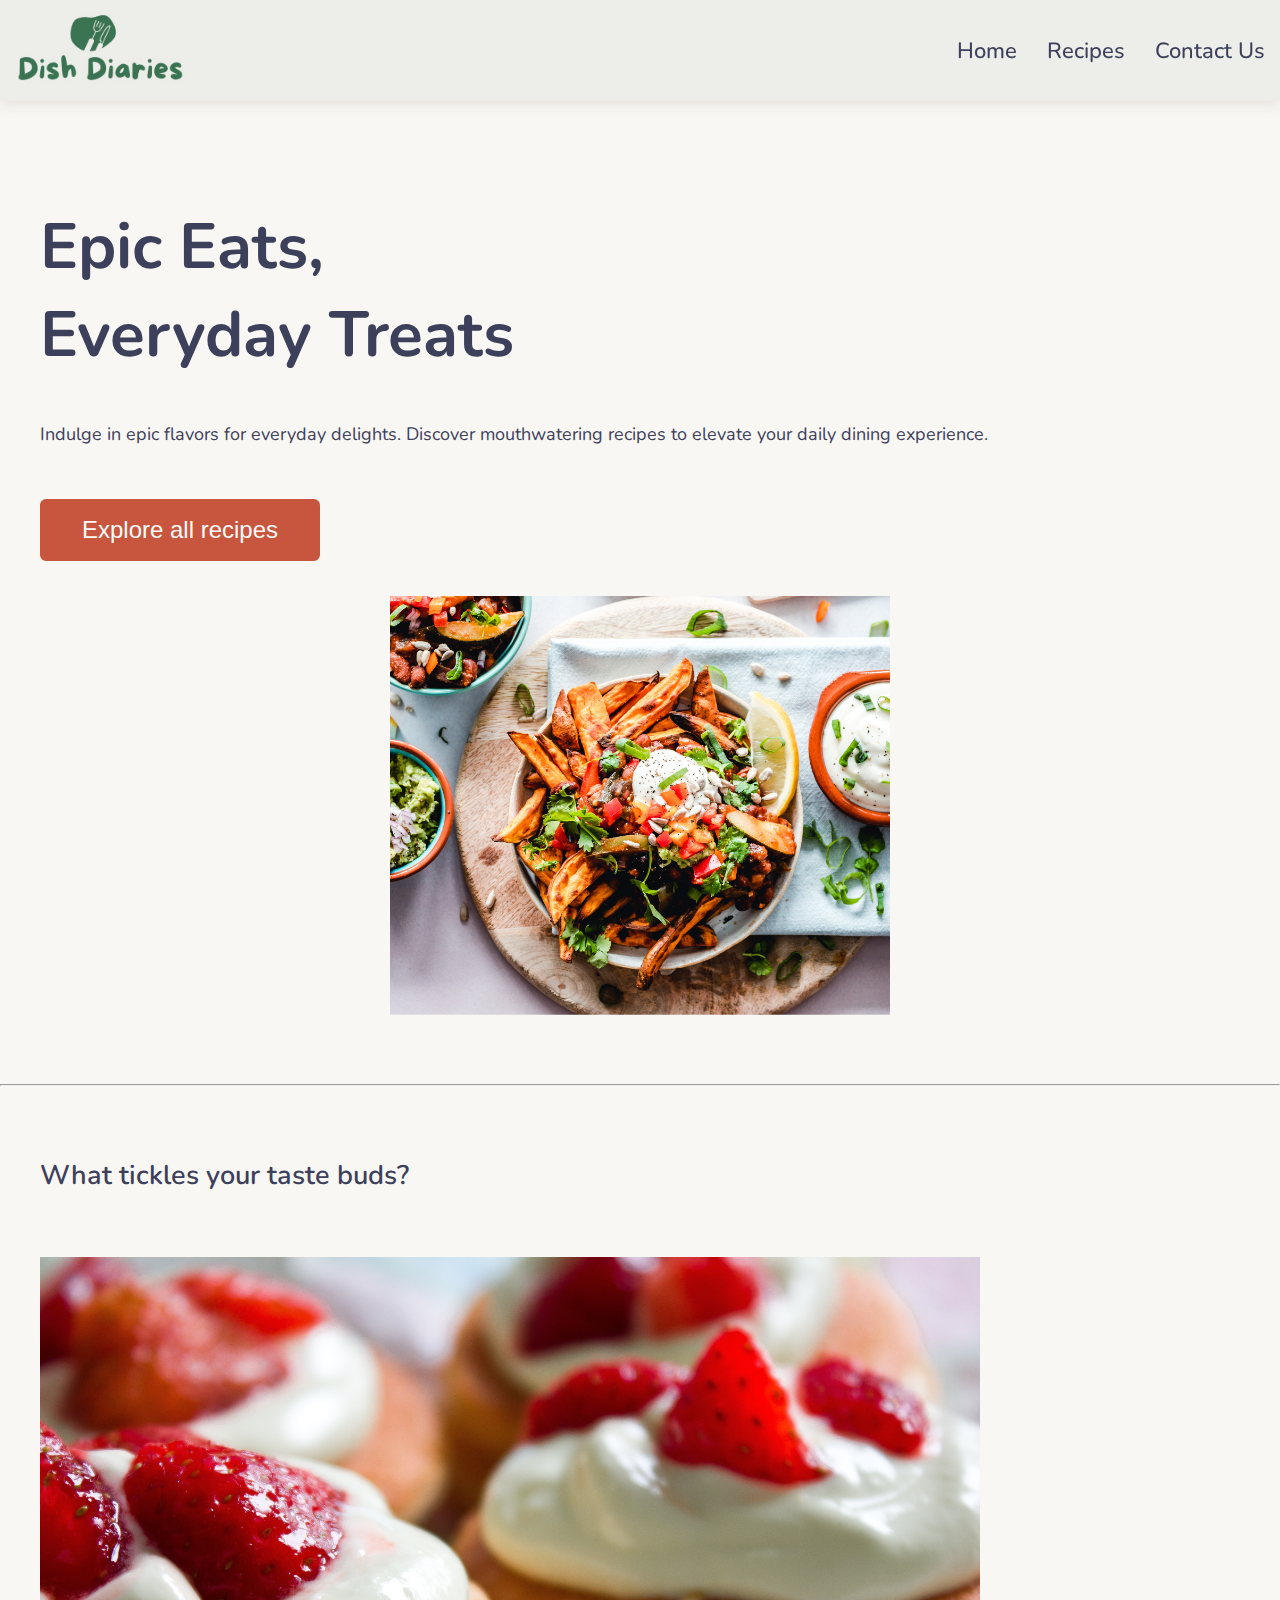
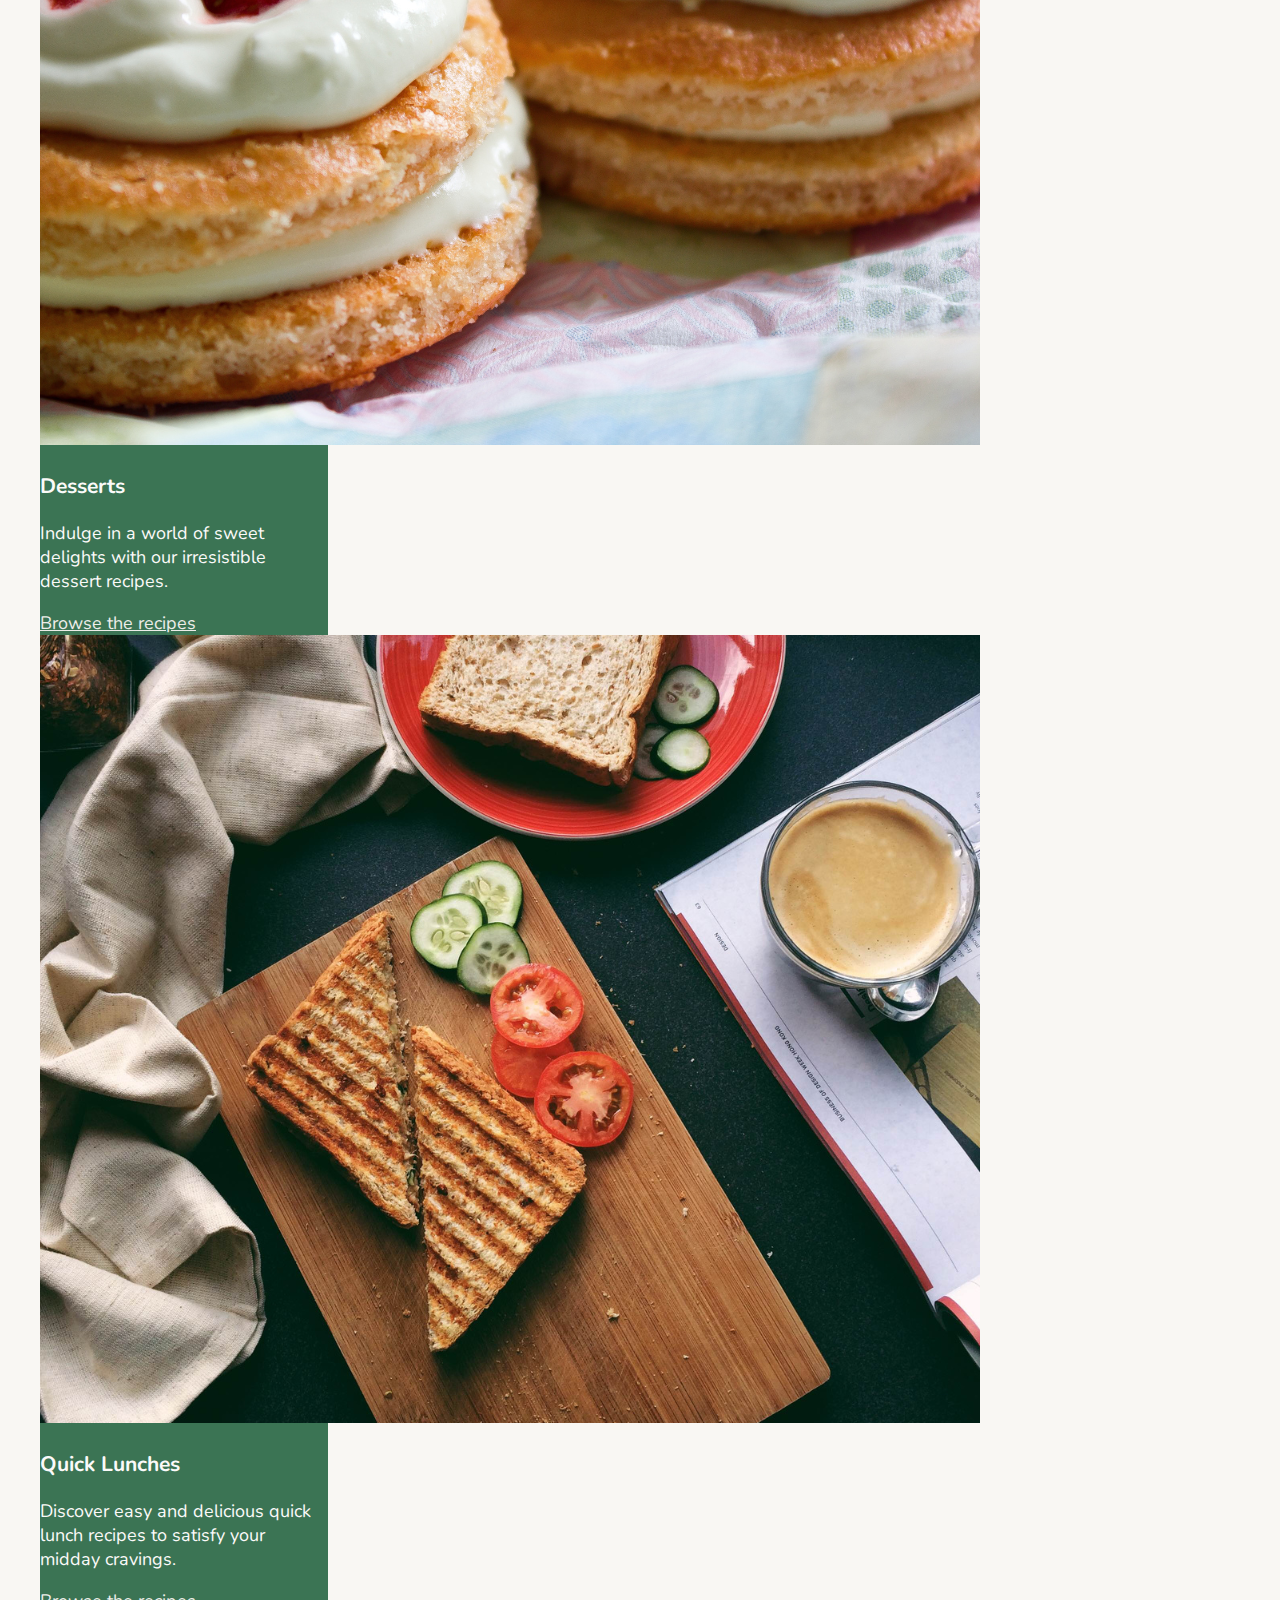
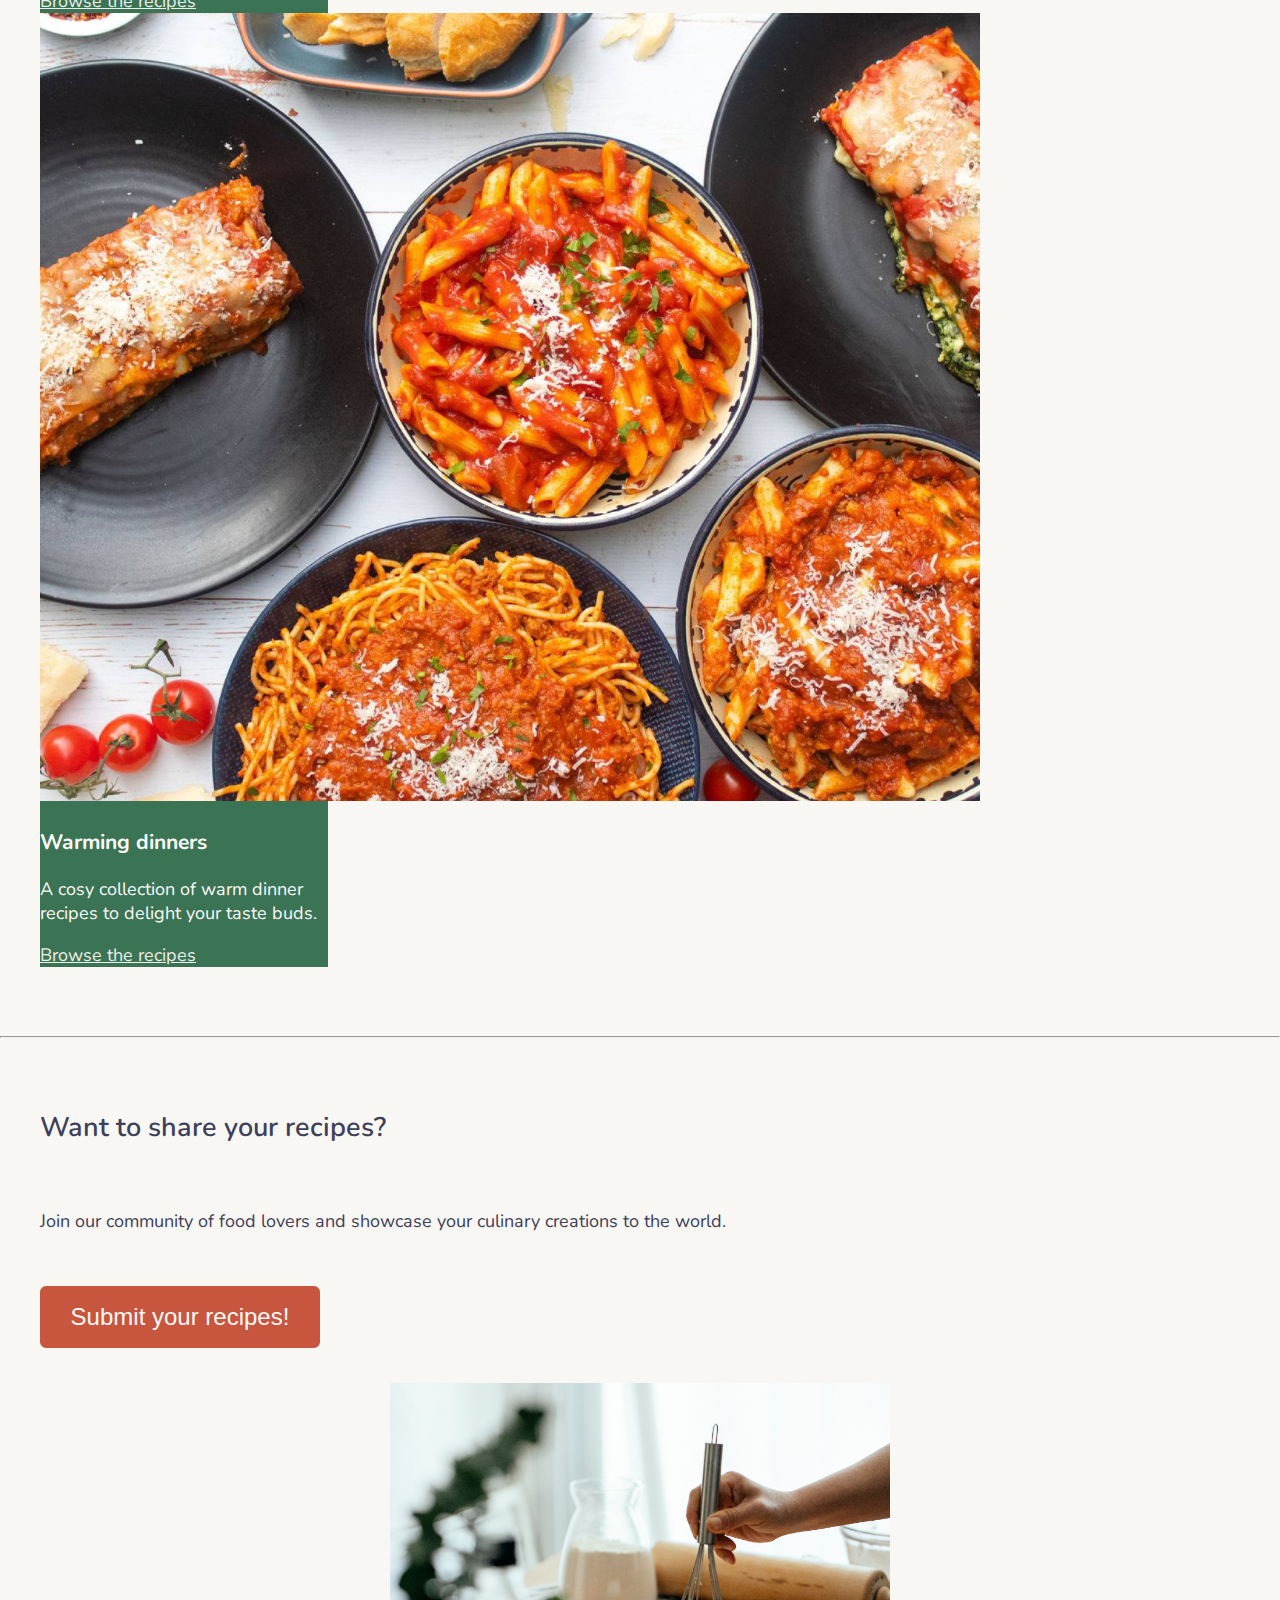
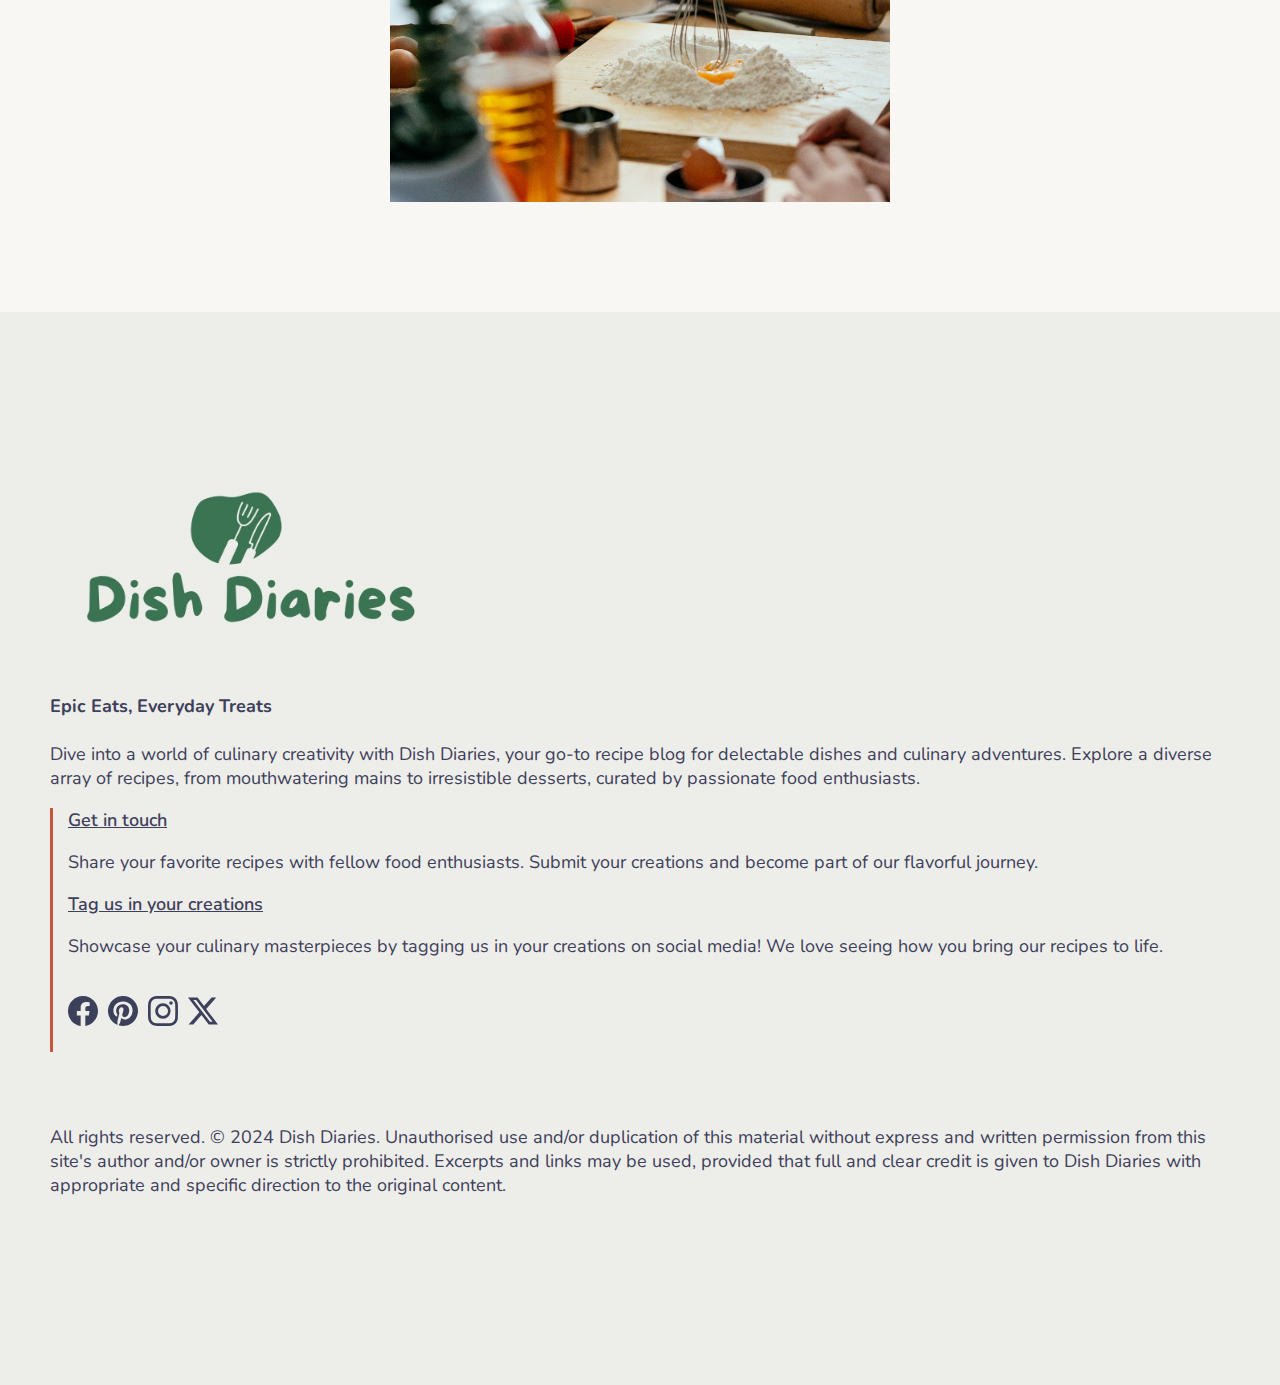
<file: index.html>
<!DOCTYPE html>
<html lang="en">

<head>
    <meta charset="UTF-8">
    <meta name="viewport" content="width=device-width, initial-scale=1.0">
    <title>Dish Diaries - Recipe Food Blog</title>
    <link href="https://cdn.jsdelivr.net/npm/bootstrap@5.3.2/dist/css/bootstrap.min.css" rel="stylesheet"
        integrity="sha384-T3c6CoIi6uLrA9TneNEoa7RxnatzjcDSCmG1MXxSR1GAsXEV/Dwwykc2MPK8M2HN" crossorigin="anonymous">
    <link rel="stylesheet" href="./css/style.css">
    <link rel="preconnect" href="https://fonts.googleapis.com">
    <link rel="preconnect" href="https://fonts.gstatic.com" crossorigin>
    <link href="https://fonts.googleapis.com/css2?family=Nunito:wght@400;500;600;700&display=swap" rel="stylesheet">
</head>

<body>
    <nav id="navbar">
        <div class="container nav-container">

            <img class="nav-logo"
                alt="Logo of Dish Diaries. A green icon of a fork and knife and text that reads Dish Diaires"
                src="./Assets/DishDiairies-Logo.jpeg">

            <div class="nav-links">
                <a href="index.html">Home</a>
                <a href="recipes.html">Recipes</a>
                <a href="contact.html">Contact Us</a>
            </div>
        </div>
    </nav>
    <main class="content">
        <div class="container">
            <div class="row banner">
                <div class="col">
                    <h1> Epic Eats, <br> Everyday Treats</h1>
                    <p> Indulge in epic flavors for everyday delights. Discover mouthwatering recipes to elevate your
                        daily dining experience.
                    </p>
                    <a href="recipes.html"> <button> Explore all recipes </button> </a>
                </div>
                <div class="col"> <img class="hero-image"
                        alt="A plate of sweet potato fries with sour cream and guacomole dip"
                        src="./Assets/sweet-potato-fries.png"></div>
            </div>
            <hr>
            <div class="recipe-cards-home">
                <div class="row">
                    <div class="col">
                        <h2> What tickles your taste buds?</h2>
                    </div>
                </div>

                <div class="row column-gap-3">
                    <div class="col">
                        <div class="card mt-3" style="width: 18rem;">
                            <img src="./Assets/Desserts.png" class="card-img-top"
                                alt="Strawberry cream filled puff pastries">
                            <div class="card-body">
                                <h3> Desserts</h3>
                                <p class="card-text">Indulge in a world of sweet delights with our irresistible dessert
                                    recipes.</p>
                                <a class="recipe-links" href="recipes.html"> Browse the recipes</a>
                            </div>
                        </div>
                    </div>
                    <div class="col">
                        <div class="card mt-3" style="width: 18rem;">
                            <img src="./Assets/Lunch.png" class="card-img-top"
                                alt="A birds eye shot of a simple sandwich and a cup of coffee on a dining table.">
                            <div class="card-body">
                                <h3> Quick Lunches</h3>
                                <p class="card-text">Discover easy and delicious quick lunch recipes to satisfy your
                                    midday cravings.</p>
                                <a class="recipe-links" href="recipes.html"> Browse the recipes</a>
                            </div>
                        </div>
                    </div>
                    <div class="col">
                        <div class="card mt-3" style="width: 18rem;">
                            <img src="./Assets/Dinner.png" class="card-img-top"
                                alt="A selection of pasta dishes laid out on a dining table">
                            <div class="card-body">
                                <h3> Warming dinners</h3>
                                <p class="card-text">A cosy collection of warm dinner recipes to delight your
                                    taste buds.</p>
                                <a class="recipe-links" href="recipes.html"> Browse the recipes</a>
                            </div>
                        </div>
                    </div>

                </div>
            </div>
            <hr>

            <div class="row contact-home">
                <div class="col">
                    <h2> Want to share your recipes?</h2>
                    <p> Join our community of food lovers and showcase your culinary creations to the world.
                    </p>
                    <a href="contact.html">
                        <button> Submit your recipes! </button> </a>
                </div>
                <div class="col"> <img class="image-row"
                        alt="A hand mixing some pasta dough in a kitchen. A mixture of flour and eggs. "
                        src="./Assets/making-pasta.png"></div>
            </div>
        </div>





    </main>
    <footer>
        <div class="container">

            <div class="row">

                <div class="col">
                    <img class="logo-footer" src="./Assets/DishDiairies-Logo.jpeg"
                        alt="Logo of Dish Diaries. A green icon of a fork and knife and text that reads Dish Diaires">
                    <h4>Epic Eats, Everyday Treats</h4>
                    <p> Dive into a world of culinary creativity with Dish Diaries, your go-to recipe blog for
                        delectable dishes and
                        culinary adventures. Explore a diverse array of recipes, from mouthwatering mains to
                        irresistible desserts,
                        curated by passionate food enthusiasts.
                    </p>
                </div>

                <div class="col-2">

                </div>

                <div class="col social-footer vertical-line">

                    <a class="footer-links" href="contact.html">
                        Get in touch
                    </a>
                    <p> Share your favorite recipes with fellow food enthusiasts. Submit your creations and become part
                        of our flavorful journey.
                    </p>



                    <a class="footer-links" href="https://www.instagram.com/" target="_blank">
                        Tag us in your creations
                    </a>
                    <p> Showcase your culinary masterpieces by tagging us in your creations on social media! We love
                        seeing how you bring our recipes to life.
                    </p>
                    <div class="social-icons">
                        <a class="social-link" href="https://www.facebook.com/" target="_blank"> <svg
                                xmlns="http://www.w3.org/2000/svg" width="30" height="30" fill="currentColor"
                                class="bi bi-facebook social-icon" viewBox="0 0 16 16">
                                <path
                                    d="M16 8.049c0-4.446-3.582-8.05-8-8.05C3.58 0-.002 3.603-.002 8.05c0 4.017 2.926 7.347 6.75 7.951v-5.625h-2.03V8.05H6.75V6.275c0-2.017 1.195-3.131 3.022-3.131.876 0 1.791.157 1.791.157v1.98h-1.009c-.993 0-1.303.621-1.303 1.258v1.51h2.218l-.354 2.326H9.25V16c3.824-.604 6.75-3.934 6.75-7.951" />
                            </svg>
                        </a>
                        <a class="social-link" href="https://www.pinterest.co.uk/" target="_blank">
                            <svg xmlns="http://www.w3.org/2000/svg" width="30" height="30" fill="currentColor"
                                class="bi bi-pinterest social-icon" viewBox="0 0 16 16">
                                <path
                                    d="M8 0a8 8 0 0 0-2.915 15.452c-.07-.633-.134-1.606.027-2.297.146-.625.938-3.977.938-3.977s-.239-.479-.239-1.187c0-1.113.645-1.943 1.448-1.943.682 0 1.012.512 1.012 1.127 0 .686-.437 1.712-.663 2.663-.188.796.4 1.446 1.185 1.446 1.422 0 2.515-1.5 2.515-3.664 0-1.915-1.377-3.254-3.342-3.254-2.276 0-3.612 1.707-3.612 3.471 0 .688.265 1.425.595 1.826a.24.24 0 0 1 .056.23c-.061.252-.196.796-.222.907-.035.146-.116.177-.268.107-1-.465-1.624-1.926-1.624-3.1 0-2.523 1.834-4.84 5.286-4.84 2.775 0 4.932 1.977 4.932 4.62 0 2.757-1.739 4.976-4.151 4.976-.811 0-1.573-.421-1.834-.919l-.498 1.902c-.181.695-.669 1.566-.995 2.097A8 8 0 1 0 8 0" />
                            </svg>
                        </a>
                        <a class="social-link" href="https://www.instagram.com/" target="_blank">
                            <svg xmlns="http://www.w3.org/2000/svg" width="30" height="30" fill="currentColor"
                                class="bi bi-instagram social-icon" viewBox="0 0 16 16">
                                <path
                                    d="M8 0C5.829 0 5.556.01 4.703.048 3.85.088 3.269.222 2.76.42a3.9 3.9 0 0 0-1.417.923A3.9 3.9 0 0 0 .42 2.76C.222 3.268.087 3.85.048 4.7.01 5.555 0 5.827 0 8.001c0 2.172.01 2.444.048 3.297.04.852.174 1.433.372 1.942.205.526.478.972.923 1.417.444.445.89.719 1.416.923.51.198 1.09.333 1.942.372C5.555 15.99 5.827 16 8 16s2.444-.01 3.298-.048c.851-.04 1.434-.174 1.943-.372a3.9 3.9 0 0 0 1.416-.923c.445-.445.718-.891.923-1.417.197-.509.332-1.09.372-1.942C15.99 10.445 16 10.173 16 8s-.01-2.445-.048-3.299c-.04-.851-.175-1.433-.372-1.941a3.9 3.9 0 0 0-.923-1.417A3.9 3.9 0 0 0 13.24.42c-.51-.198-1.092-.333-1.943-.372C10.443.01 10.172 0 7.998 0zm-.717 1.442h.718c2.136 0 2.389.007 3.232.046.78.035 1.204.166 1.486.275.373.145.64.319.92.599s.453.546.598.92c.11.281.24.705.275 1.485.039.843.047 1.096.047 3.231s-.008 2.389-.047 3.232c-.035.78-.166 1.203-.275 1.485a2.5 2.5 0 0 1-.599.919c-.28.28-.546.453-.92.598-.28.11-.704.24-1.485.276-.843.038-1.096.047-3.232.047s-2.39-.009-3.233-.047c-.78-.036-1.203-.166-1.485-.276a2.5 2.5 0 0 1-.92-.598 2.5 2.5 0 0 1-.6-.92c-.109-.281-.24-.705-.275-1.485-.038-.843-.046-1.096-.046-3.233s.008-2.388.046-3.231c.036-.78.166-1.204.276-1.486.145-.373.319-.64.599-.92s.546-.453.92-.598c.282-.11.705-.24 1.485-.276.738-.034 1.024-.044 2.515-.045zm4.988 1.328a.96.96 0 1 0 0 1.92.96.96 0 0 0 0-1.92m-4.27 1.122a4.109 4.109 0 1 0 0 8.217 4.109 4.109 0 0 0 0-8.217m0 1.441a2.667 2.667 0 1 1 0 5.334 2.667 2.667 0 0 1 0-5.334" />
                            </svg>
                        </a>
                        <a class="social-link" href="https://twitter.com/" target="_blank">
                            <svg xmlns="http://www.w3.org/2000/svg" width="30" height="30" fill="currentColor"
                                class="bi bi-twitter-x social-icon" viewBox="0 0 16 16">
                                <path
                                    d="M12.6.75h2.454l-5.36 6.142L16 15.25h-4.937l-3.867-5.07-4.425 5.07H.316l5.733-6.57L0 .75h5.063l3.495 4.633L12.601.75Zm-.86 13.028h1.36L4.323 2.145H2.865z" />
                            </svg>
                        </a>
                    </div>
                </div>


            </div>
            <div class="row footer-copyright">
                <p>All rights reserved. © 2024 Dish Diaries. Unauthorised use and/or duplication of this
                    material without express and written permission from this site's author and/or owner is strictly
                    prohibited. Excerpts and links may be used, provided that full and clear credit is given to Dish
                    Diaries with appropriate and specific direction to the original content.</p>
            </div>
    </footer>

    <script src="https://cdn.jsdelivr.net/npm/bootstrap@5.3.2/dist/js/bootstrap.bundle.min.js"
        integrity="sha384-C6RzsynM9kWDrMNeT87bh95OGNyZPhcTNXj1NW7RuBCsyN/o0jlpcV8Qyq46cDfL"
        crossorigin="anonymous"></script>

    <script src="script.js"></script>
</body>

</html>
</file>
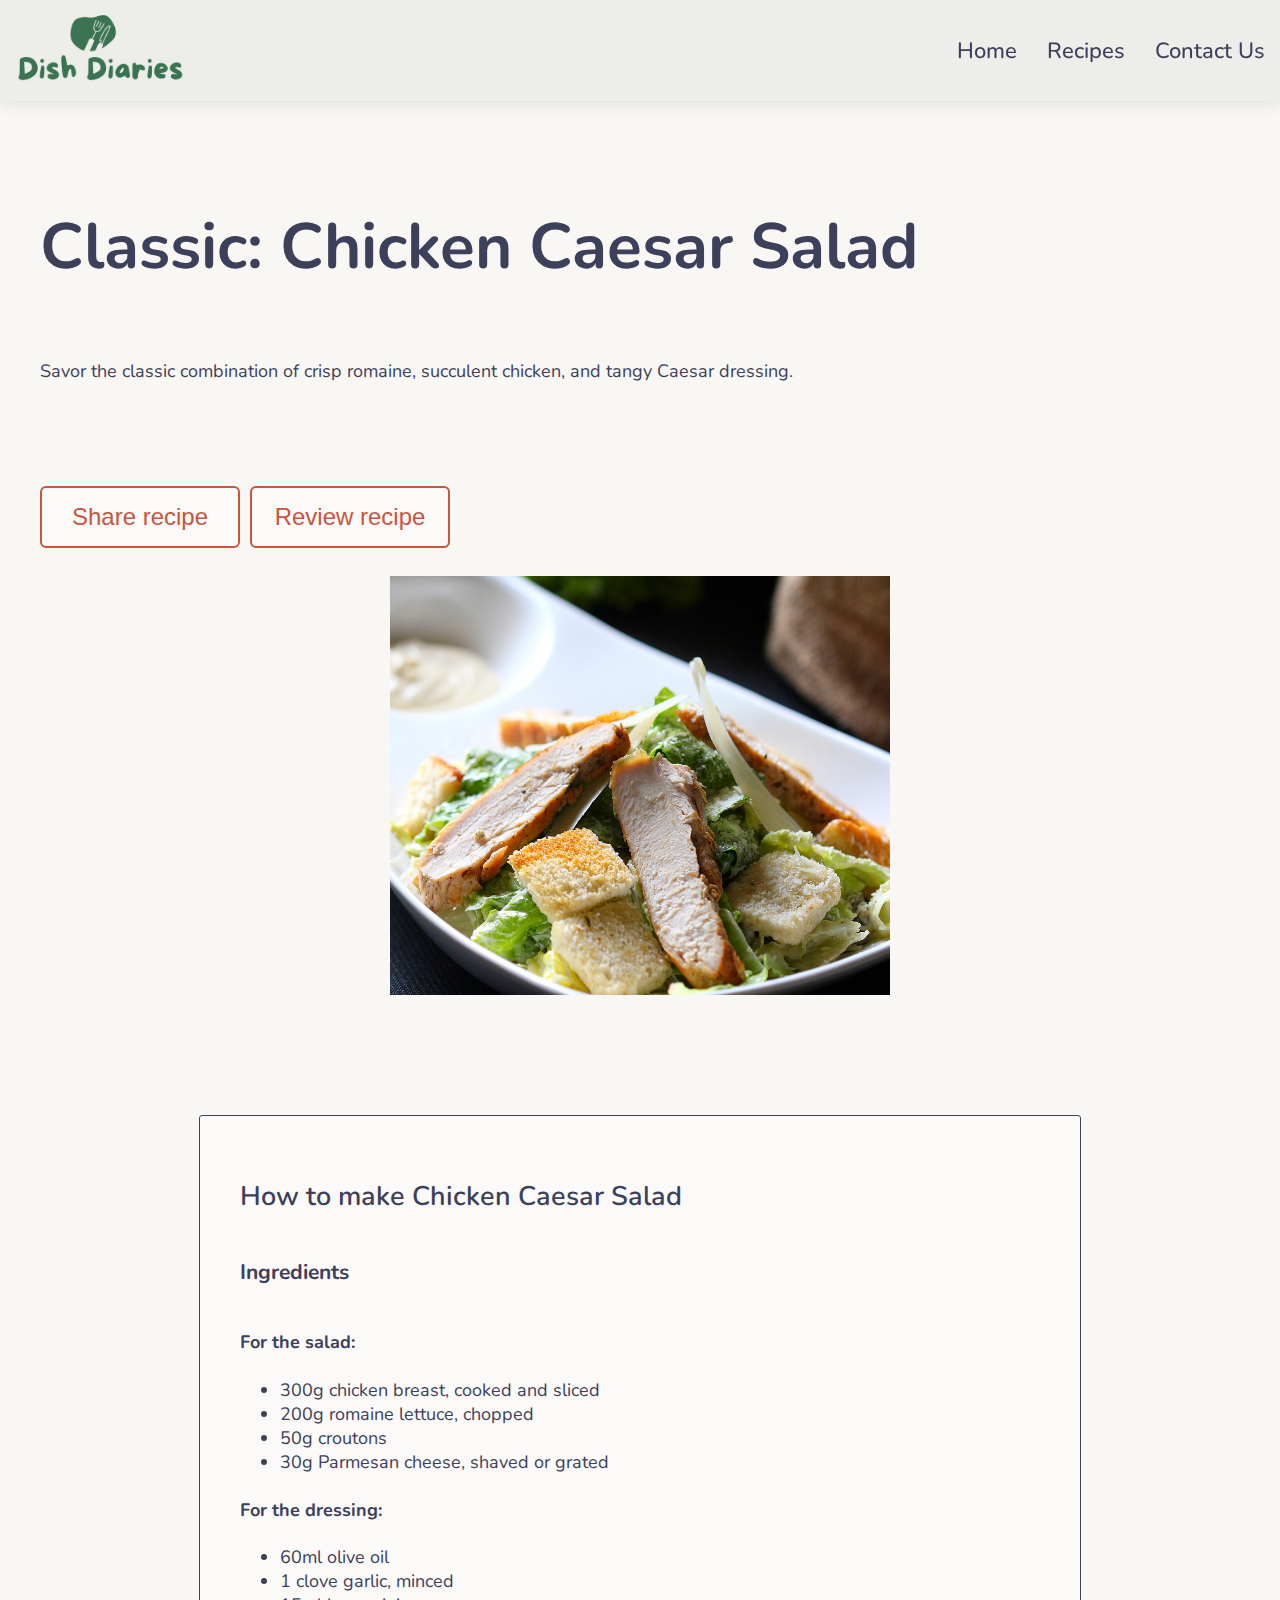
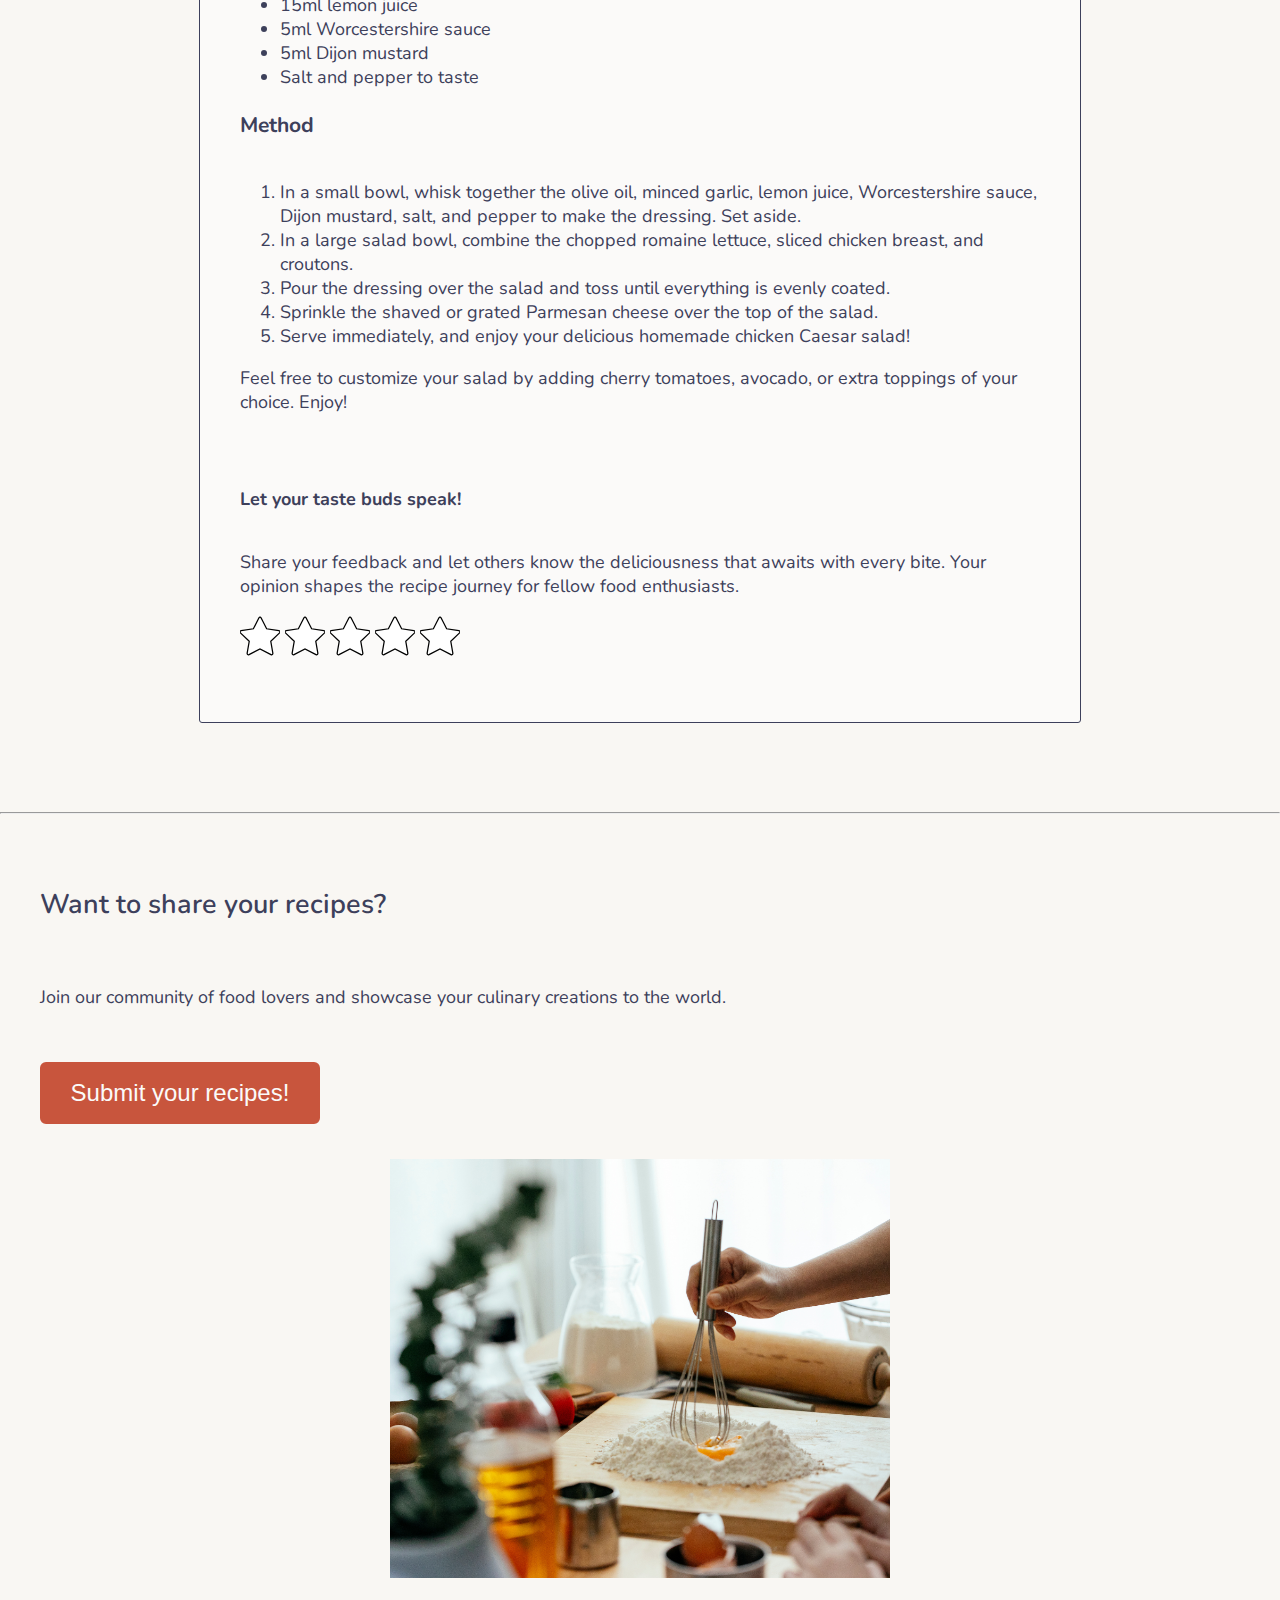
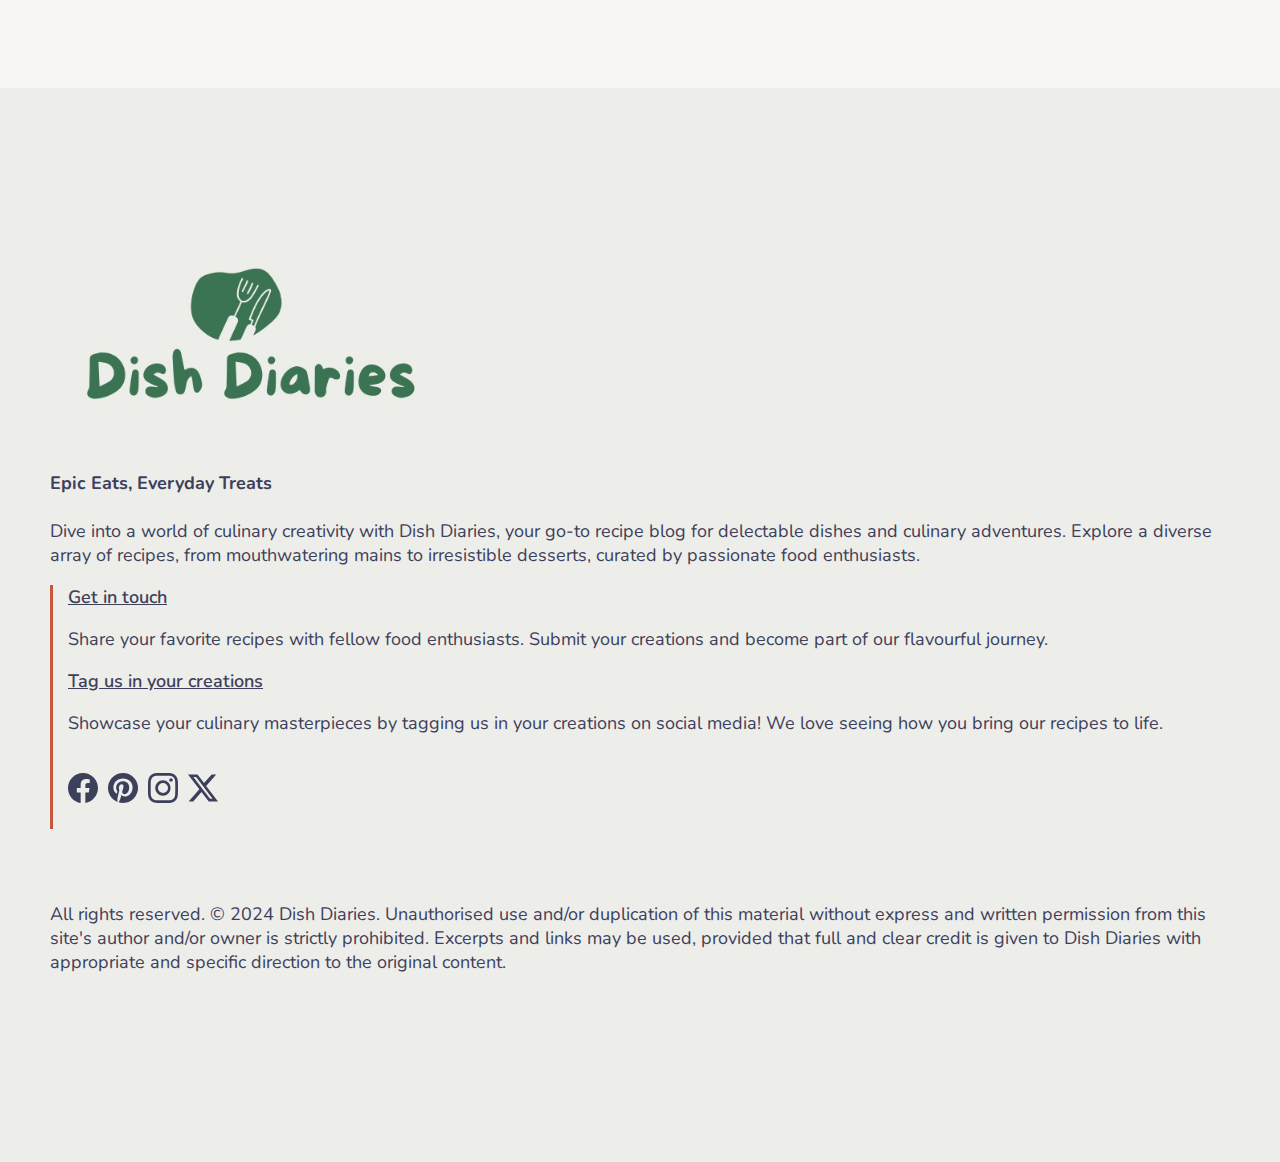
<file: caesar-salad.html>
<!DOCTYPE html>
<html lang="en">

<head>
    <meta charset="UTF-8">
    <meta name="viewport" content="width=device-width, initial-scale=1.0">
    <title>Chicken Caesar Salad Recipe - Dish Diaries</title>
    <link href="https://cdn.jsdelivr.net/npm/bootstrap@5.3.2/dist/css/bootstrap.min.css" rel="stylesheet"
        integrity="sha384-T3c6CoIi6uLrA9TneNEoa7RxnatzjcDSCmG1MXxSR1GAsXEV/Dwwykc2MPK8M2HN" crossorigin="anonymous">
    <link rel="stylesheet" href="./css/style.css">
    <link rel="preconnect" href="https://fonts.googleapis.com">
    <link rel="preconnect" href="https://fonts.gstatic.com" crossorigin>
    <link href="https://fonts.googleapis.com/css2?family=Nunito:wght@400;500;600;700&display=swap" rel="stylesheet">
</head>

<body>
    <nav id="navbar">
        <div class="container nav-container">

            <img class="nav-logo"
                alt="Logo of Dish Diaries. A green icon of a fork and knife and text that reads Dish Diaires"
                src="./Assets/DishDiairies-Logo.jpeg">

            <div class="nav-links">
                <a href="index.html">Home</a>
                <a href="recipes.html">Recipes</a>
                <a href="contact.html">Contact Us</a>
            </div>
        </div>
    </nav>

    <main class="content">
        <div class="container">
            <div class="row banner">
                <div class="col">
                    <h1> Classic: Chicken Caesar Salad</h1>
                    <p class="page-description"> Savor the classic combination of crisp romaine, succulent chicken, and
                        tangy Caesar dressing.
                    </p>



                    <div class="cta-button">
                        <a href="https://www.facebook.com/sharer/sharer.php?u=" target=_blank><button
                                class="recipe-button"> Share recipe</button></a>
                        <a href="#review_recipe"> <button class="recipe-button"> Review recipe</button> </a>
                    </div>
                </div>
                <div class="col"> <img class="hero-image"
                        alt="A close up of a chicken caesar salad in a bowl, with chicken, croutons, and romaine lettuce"
                        src="./Assets/chicken-salad.png"></div>
            </div>


            <div class="row recipe-page col-12">

                <div class="recipe-page-method col">
                    <div class="pb-3 green">
                        <h2 class="recipe-page-h2"> How to make Chicken Caesar Salad</h2>
                        <h3 class="recipe-page-h3"> Ingredients</h3>
                        <h4> For the salad:</h4>
                        <ul>
                            <li>300g chicken breast, cooked and sliced</li>
                            <li>200g romaine lettuce, chopped</li>
                            <li>50g croutons</li>
                            <li>30g Parmesan cheese, shaved or grated</li>

                        </ul>
                        <h4> For the dressing:</h4>
                        <ul>
                            <li>60ml olive oil</li>
                            <li>1 clove garlic, minced</li>
                            <li>15ml lemon juice</li>
                            <li>5ml Worcestershire sauce</li>
                            <li>5ml Dijon mustard</li>
                            <li>Salt and pepper to taste</li>

                        </ul>

                    </div>
                    <h3 class="recipe-page-h3">Method</h3>
                    <ol>
                        <li> In a small bowl, whisk together the olive oil, minced garlic, lemon juice, Worcestershire
                            sauce,
                            Dijon mustard, salt, and pepper to make the dressing. Set aside.</li>
                        <li>In a large salad bowl, combine the chopped romaine lettuce, sliced chicken breast, and
                            croutons.</li>
                        <li>Pour the dressing over the salad and toss until everything is evenly coated.</li>
                        <li>Sprinkle the shaved or grated Parmesan cheese over the top of the salad.</li>
                        <li>Serve immediately, and enjoy your delicious homemade chicken Caesar salad!</li>
                    </ol>

                    <p>Feel free to customize your salad by adding cherry tomatoes, avocado, or extra toppings of your
                        choice. Enjoy!</p>



                    <h4 id="review_recipe" class="recipe-page-h4"> Let your taste buds speak!</h4>
                    <p> Share your feedback and let others know the deliciousness that awaits with every bite. Your
                        opinion shapes the recipe journey for fellow food enthusiasts.</p>
                    <div class="rating-stars">
                        <svg xmlns="http://www.w3.org/2000/svg" width="40" height="40" fill="currentColor"
                            stroke-width="0.5" stroke="black" class="bi bi-star-fill star" viewBox="0 0 16 16"
                            data-rating="1">
                            <path
                                d="M3.612 15.443c-.386.198-.824-.149-.746-.592l.83-4.73L.173 6.765c-.329-.314-.158-.888.283-.95l4.898-.696L7.538.792c.197-.39.73-.39.927 0l2.184 4.327 4.898.696c.441.062.612.636.282.95l-3.522 3.356.83 4.73c.078.443-.36.79-.746.592L8 13.187l-4.389 2.256z" />
                        </svg>
                        <svg xmlns="http://www.w3.org/2000/svg" width="40" height="40" fill="currentColor"
                            stroke-width="0.5" stroke="black" class="bi bi-star-fill star" viewBox="0 0 16 16"
                            data-rating="2">
                            <path
                                d="M3.612 15.443c-.386.198-.824-.149-.746-.592l.83-4.73L.173 6.765c-.329-.314-.158-.888.283-.95l4.898-.696L7.538.792c.197-.39.73-.39.927 0l2.184 4.327 4.898.696c.441.062.612.636.282.95l-3.522 3.356.83 4.73c.078.443-.36.79-.746.592L8 13.187l-4.389 2.256z" />
                        </svg>
                        <svg xmlns="http://www.w3.org/2000/svg" width="40" height="40" fill="currentColor"
                            stroke-width="0.5" stroke="black" class="bi bi-star-fill star" viewBox="0 0 16 16"
                            data-rating="3">
                            <path
                                d="M3.612 15.443c-.386.198-.824-.149-.746-.592l.83-4.73L.173 6.765c-.329-.314-.158-.888.283-.95l4.898-.696L7.538.792c.197-.39.73-.39.927 0l2.184 4.327 4.898.696c.441.062.612.636.282.95l-3.522 3.356.83 4.73c.078.443-.36.79-.746.592L8 13.187l-4.389 2.256z" />
                        </svg>
                        <svg xmlns="http://www.w3.org/2000/svg" width="40" height="40" fill="currentColor"
                            stroke-width="0.5" stroke="black" class="bi bi-star-fill star" viewBox="0 0 16 16"
                            data-rating="4">
                            <path
                                d="M3.612 15.443c-.386.198-.824-.149-.746-.592l.83-4.73L.173 6.765c-.329-.314-.158-.888.283-.95l4.898-.696L7.538.792c.197-.39.73-.39.927 0l2.184 4.327 4.898.696c.441.062.612.636.282.95l-3.522 3.356.83 4.73c.078.443-.36.79-.746.592L8 13.187l-4.389 2.256z" />
                        </svg>
                        <svg xmlns="http://www.w3.org/2000/svg" width="40" height="40" fill="currentColor"
                            stroke-width="0.5" stroke="black" class="bi bi-star-fill star" viewBox="0 0 16 16"
                            data-rating="5">
                            <path
                                d="M3.612 15.443c-.386.198-.824-.149-.746-.592l.83-4.73L.173 6.765c-.329-.314-.158-.888.283-.95l4.898-.696L7.538.792c.197-.39.73-.39.927 0l2.184 4.327 4.898.696c.441.062.612.636.282.95l-3.522 3.356.83 4.73c.078.443-.36.79-.746.592L8 13.187l-4.389 2.256z" />
                        </svg>
                    </div>
                </div>
            </div>

            <hr>
            <div class="row recipe-page">
                <div class="col">
                    <h2> Want to share your recipes?</h2>
                    <p> Join our community of food lovers and showcase your culinary creations to the world.
                    </p>
                    <a href="contact.html">
                        <button> Submit your recipes! </button>
                    </a>
                </div>
                <div class="col"> <img class="hero-image"
                        alt="A hand mixing some pasta dough in a kitchen. A mixture of flour and eggs."
                        src="./Assets/making-pasta.png"></div>
            </div>
        </div>



    </main>
    <footer>
        <div class="container">

            <div class="row">

                <div class="col">
                    <img class="logo-footer" src="./Assets/DishDiairies-Logo.jpeg"
                        alt="Logo of Dish Diaries. A green icon of a fork and knife and text that reads Dish Diaires">
                    <h4>Epic Eats, Everyday Treats</h4>
                    <p> Dive into a world of culinary creativity with Dish Diaries, your go-to recipe blog for
                        delectable dishes and
                        culinary adventures. Explore a diverse array of recipes, from mouthwatering mains to
                        irresistible desserts,
                        curated by passionate food enthusiasts.
                    </p>
                </div>

                <div class="col-2">

                </div>

                <div class="col social-footer vertical-line">

                    <a class="footer-links" href="contact.html">
                        Get in touch
                    </a>
                    <p> Share your favorite recipes with fellow food enthusiasts. Submit your creations and become part
                        of our flavourful journey.
                    </p>



                    <a class="footer-links" href="https://www.instagram.com/" target="_blank">
                        Tag us in your creations
                    </a>
                    <p> Showcase your culinary masterpieces by tagging us in your creations on social media! We love
                        seeing how you bring our recipes to life.
                    </p>
                    <div class="social-icons">
                        <a class="social-link" href="https://www.facebook.com/" target="_blank"> <svg
                                xmlns="http://www.w3.org/2000/svg" width="30" height="30" fill="currentColor"
                                class="bi bi-facebook social-icon" viewBox="0 0 16 16">
                                <path
                                    d="M16 8.049c0-4.446-3.582-8.05-8-8.05C3.58 0-.002 3.603-.002 8.05c0 4.017 2.926 7.347 6.75 7.951v-5.625h-2.03V8.05H6.75V6.275c0-2.017 1.195-3.131 3.022-3.131.876 0 1.791.157 1.791.157v1.98h-1.009c-.993 0-1.303.621-1.303 1.258v1.51h2.218l-.354 2.326H9.25V16c3.824-.604 6.75-3.934 6.75-7.951" />
                            </svg>
                        </a>
                        <a class="social-link" href="https://www.pinterest.co.uk/" target="_blank">
                            <svg xmlns="http://www.w3.org/2000/svg" width="30" height="30" fill="currentColor"
                                class="bi bi-pinterest social-icon" viewBox="0 0 16 16">
                                <path
                                    d="M8 0a8 8 0 0 0-2.915 15.452c-.07-.633-.134-1.606.027-2.297.146-.625.938-3.977.938-3.977s-.239-.479-.239-1.187c0-1.113.645-1.943 1.448-1.943.682 0 1.012.512 1.012 1.127 0 .686-.437 1.712-.663 2.663-.188.796.4 1.446 1.185 1.446 1.422 0 2.515-1.5 2.515-3.664 0-1.915-1.377-3.254-3.342-3.254-2.276 0-3.612 1.707-3.612 3.471 0 .688.265 1.425.595 1.826a.24.24 0 0 1 .056.23c-.061.252-.196.796-.222.907-.035.146-.116.177-.268.107-1-.465-1.624-1.926-1.624-3.1 0-2.523 1.834-4.84 5.286-4.84 2.775 0 4.932 1.977 4.932 4.62 0 2.757-1.739 4.976-4.151 4.976-.811 0-1.573-.421-1.834-.919l-.498 1.902c-.181.695-.669 1.566-.995 2.097A8 8 0 1 0 8 0" />
                            </svg>
                        </a>
                        <a class="social-link" href="https://www.instagram.com/" target="_blank">
                            <svg xmlns="http://www.w3.org/2000/svg" width="30" height="30" fill="currentColor"
                                class="bi bi-instagram social-icon" viewBox="0 0 16 16">
                                <path
                                    d="M8 0C5.829 0 5.556.01 4.703.048 3.85.088 3.269.222 2.76.42a3.9 3.9 0 0 0-1.417.923A3.9 3.9 0 0 0 .42 2.76C.222 3.268.087 3.85.048 4.7.01 5.555 0 5.827 0 8.001c0 2.172.01 2.444.048 3.297.04.852.174 1.433.372 1.942.205.526.478.972.923 1.417.444.445.89.719 1.416.923.51.198 1.09.333 1.942.372C5.555 15.99 5.827 16 8 16s2.444-.01 3.298-.048c.851-.04 1.434-.174 1.943-.372a3.9 3.9 0 0 0 1.416-.923c.445-.445.718-.891.923-1.417.197-.509.332-1.09.372-1.942C15.99 10.445 16 10.173 16 8s-.01-2.445-.048-3.299c-.04-.851-.175-1.433-.372-1.941a3.9 3.9 0 0 0-.923-1.417A3.9 3.9 0 0 0 13.24.42c-.51-.198-1.092-.333-1.943-.372C10.443.01 10.172 0 7.998 0zm-.717 1.442h.718c2.136 0 2.389.007 3.232.046.78.035 1.204.166 1.486.275.373.145.64.319.92.599s.453.546.598.92c.11.281.24.705.275 1.485.039.843.047 1.096.047 3.231s-.008 2.389-.047 3.232c-.035.78-.166 1.203-.275 1.485a2.5 2.5 0 0 1-.599.919c-.28.28-.546.453-.92.598-.28.11-.704.24-1.485.276-.843.038-1.096.047-3.232.047s-2.39-.009-3.233-.047c-.78-.036-1.203-.166-1.485-.276a2.5 2.5 0 0 1-.92-.598 2.5 2.5 0 0 1-.6-.92c-.109-.281-.24-.705-.275-1.485-.038-.843-.046-1.096-.046-3.233s.008-2.388.046-3.231c.036-.78.166-1.204.276-1.486.145-.373.319-.64.599-.92s.546-.453.92-.598c.282-.11.705-.24 1.485-.276.738-.034 1.024-.044 2.515-.045zm4.988 1.328a.96.96 0 1 0 0 1.92.96.96 0 0 0 0-1.92m-4.27 1.122a4.109 4.109 0 1 0 0 8.217 4.109 4.109 0 0 0 0-8.217m0 1.441a2.667 2.667 0 1 1 0 5.334 2.667 2.667 0 0 1 0-5.334" />
                            </svg>
                        </a>
                        <a class="social-link" href="https://twitter.com/" target="_blank">
                            <svg xmlns="http://www.w3.org/2000/svg" width="30" height="30" fill="currentColor"
                                class="bi bi-twitter-x social-icon" viewBox="0 0 16 16">
                                <path
                                    d="M12.6.75h2.454l-5.36 6.142L16 15.25h-4.937l-3.867-5.07-4.425 5.07H.316l5.733-6.57L0 .75h5.063l3.495 4.633L12.601.75Zm-.86 13.028h1.36L4.323 2.145H2.865z" />
                            </svg>
                        </a>
                    </div>
                </div>


            </div>
            <div class="row footer-copyright">
                <p>All rights reserved. © 2024 Dish Diaries. Unauthorised use and/or duplication of this
                    material without express and written permission from this site's author and/or owner is strictly
                    prohibited. Excerpts and links may be used, provided that full and clear credit is given to Dish
                    Diaries with appropriate and specific direction to the original content.</p>
            </div>
    </footer>
    <script src="https://cdn.jsdelivr.net/npm/bootstrap@5.3.2/dist/js/bootstrap.bundle.min.js"
        integrity="sha384-C6RzsynM9kWDrMNeT87bh95OGNyZPhcTNXj1NW7RuBCsyN/o0jlpcV8Qyq46cDfL"
        crossorigin="anonymous"></script>

    <script src="script.js"></script>
</body>

</html>
</file>
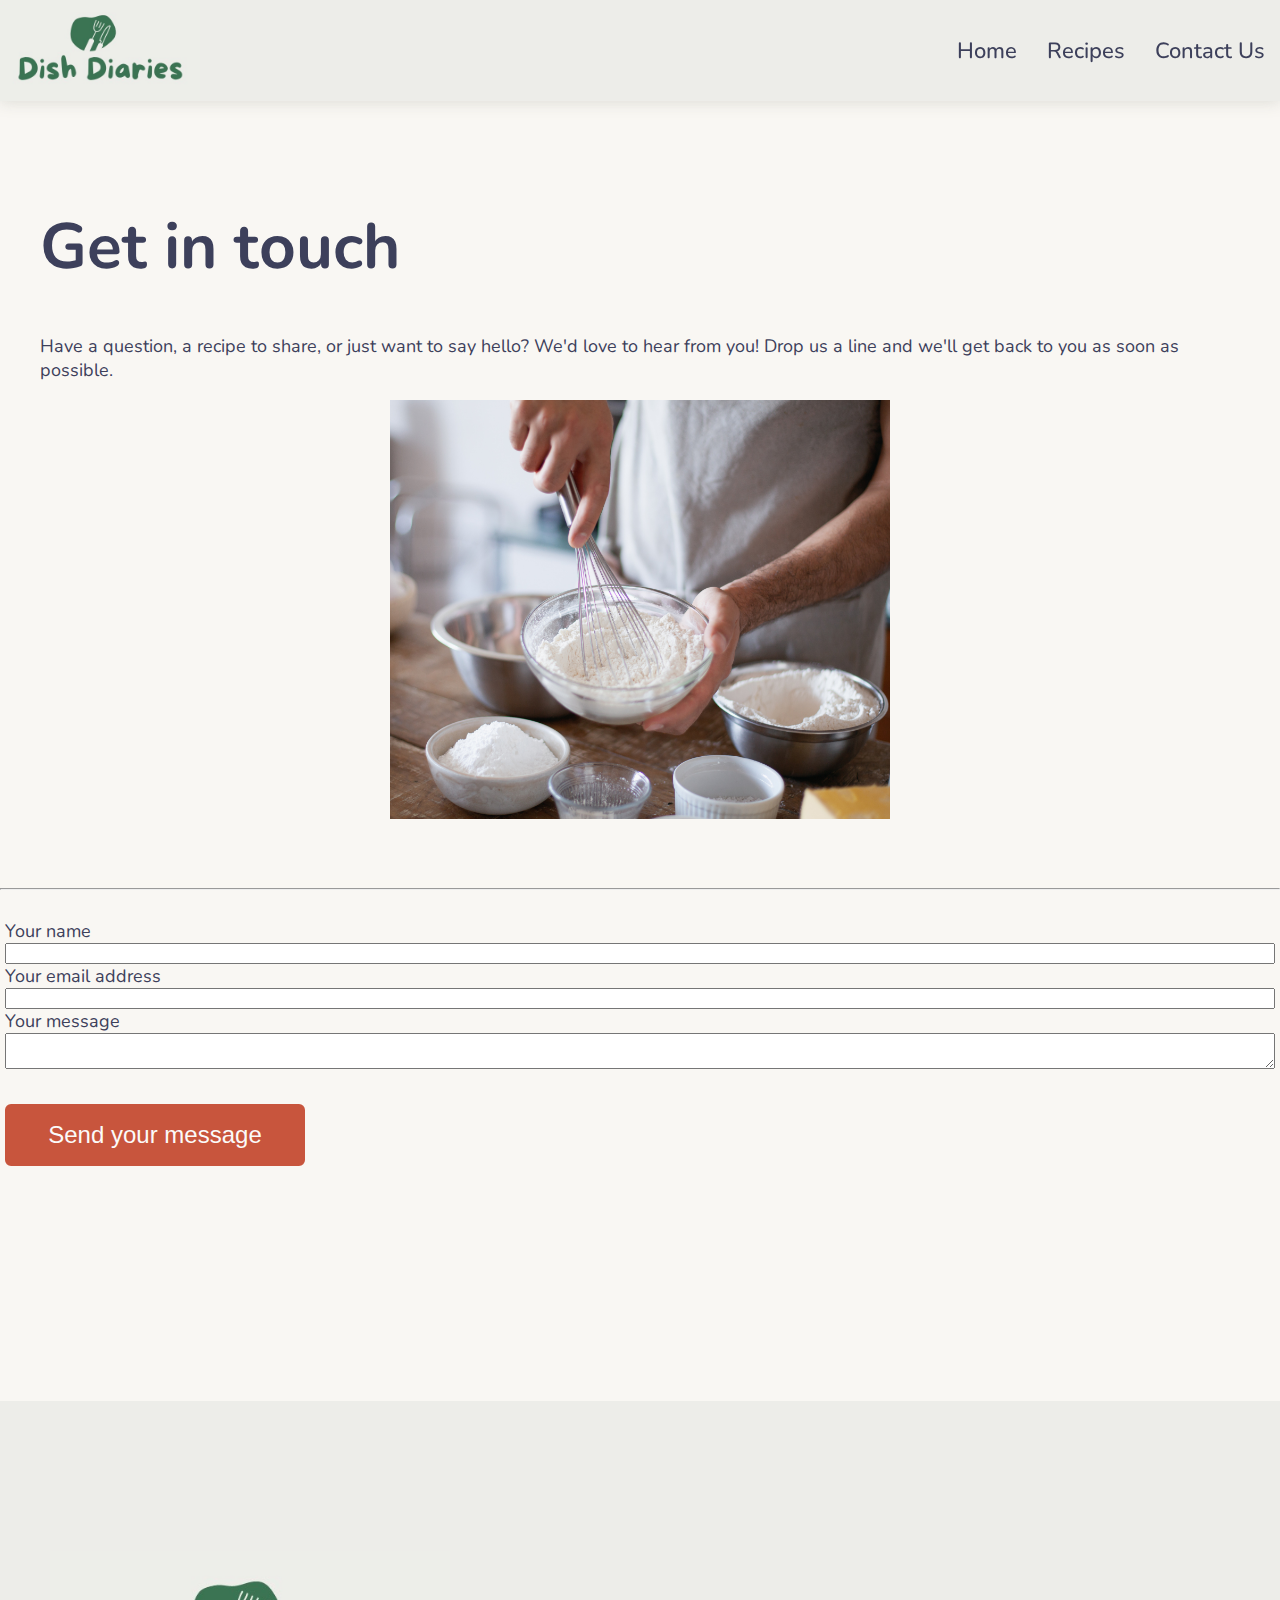
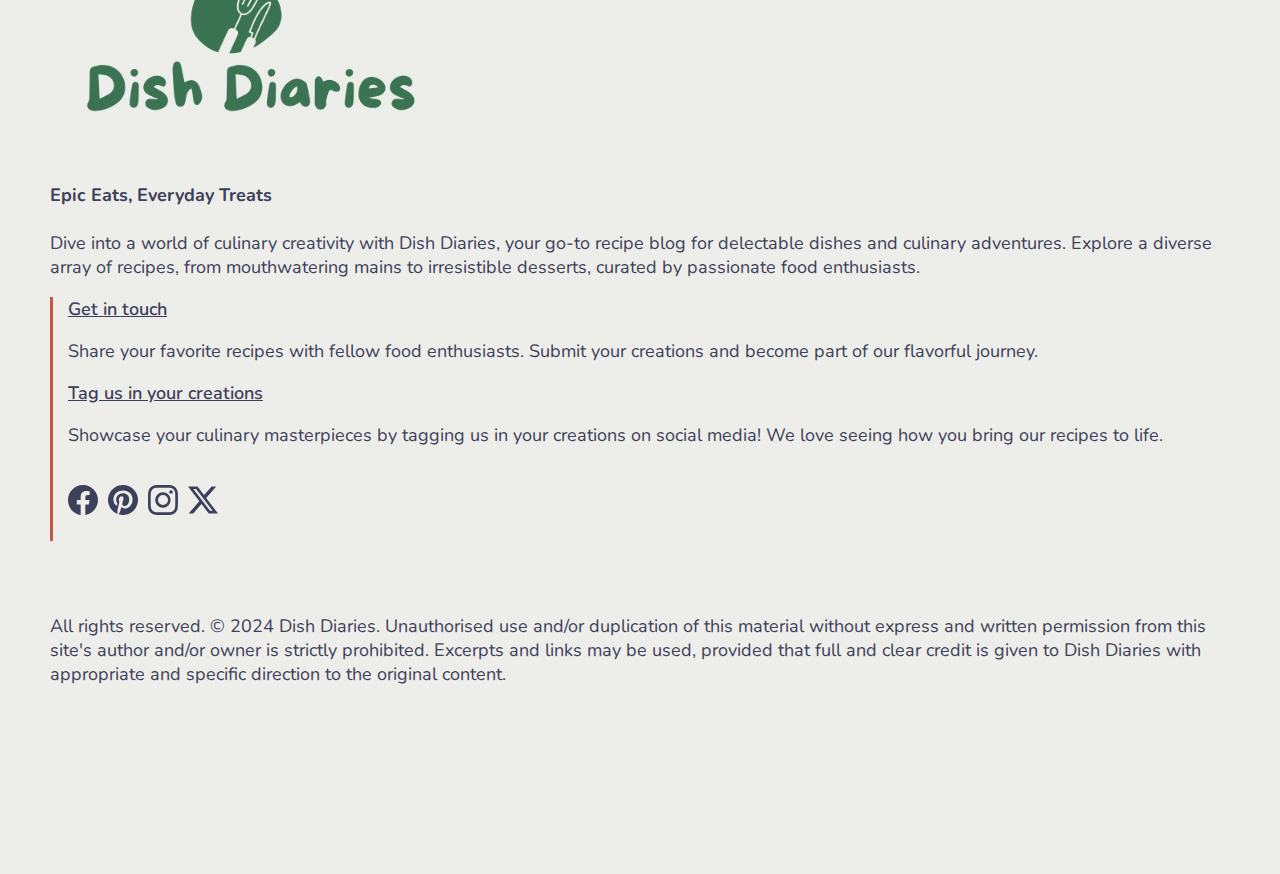
<file: contact.html>
<!DOCTYPE html>
<html lang="en">

<head>
    <meta charset="UTF-8">
    <meta name="viewport" content="width=device-width, initial-scale=1.0">
    <title>Contact Us - Dish Diaries</title>
    <link href="https://cdn.jsdelivr.net/npm/bootstrap@5.3.2/dist/css/bootstrap.min.css" rel="stylesheet"
        integrity="sha384-T3c6CoIi6uLrA9TneNEoa7RxnatzjcDSCmG1MXxSR1GAsXEV/Dwwykc2MPK8M2HN" crossorigin="anonymous">
    <link rel="stylesheet" href="./css/style.css">
    <link rel="preconnect" href="https://fonts.googleapis.com">
    <link rel="preconnect" href="https://fonts.gstatic.com" crossorigin>
    <link href="https://fonts.googleapis.com/css2?family=Nunito:wght@400;500;600;700&display=swap" rel="stylesheet">
</head>

<body>
    <nav id="navbar">
        <div class="container nav-container">

            <img class="nav-logo"
                alt="Logo of Dish Diaries. A green icon of a fork and knife and text that reads Dish Diaires"
                src="./Assets/DishDiairies-Logo.jpeg">

            <div class="nav-links">
                <a href="index.html">Home</a>
                <a href="recipes.html">Recipes</a>
                <a href="contact.html">Contact Us</a>
            </div>
        </div>
    </nav>
    <main class="content">
        <div class="container">
            <div class="row banner">
                <div class="col">
                    <h1> Get in touch</h1>
                    <p> Have a question, a recipe to share, or just want to say hello? We'd love to hear from you! Drop
                        us a
                        line and we'll get back to you as soon as possible.
                    </p>
                </div>
                <div class="col"> <img class="hero-image" src="./Assets/Baking.png"></div>
            </div>
            <hr>
            <div class="col-8 contact-form">

                <form>

                    <div class="form-items mb-2">
                        <label for="name"> Your name</label>
                        <input type="text" id="name">
                    </div>

                    <div class="form-items mb-2">
                        <label for="email"> Your email address
                        </label> <input type="email" id="email">
                    </div>

                    <div class="form-items mb-2">
                        <label for="message"> Your message
                        </label> <textarea type="text" id="message"> </textarea>
                    </div>

                    <div class="form-items mb-2">
                        <input class="submit-button" type="submit" value="Send your message">
                    </div>

                </form>
            </div>



        </div>

    </main>
    <footer>
        <div class="container">

            <div class="row">

                <div class="col">
                    <img class="logo-footer" src="./Assets/DishDiairies-Logo.jpeg"
                        alt="Logo of Dish Diaries. A green icon of a fork and knife and text that reads Dish Diaires">
                    <h4>Epic Eats, Everyday Treats</h4>
                    <p> Dive into a world of culinary creativity with Dish Diaries, your go-to recipe blog for
                        delectable dishes and
                        culinary adventures. Explore a diverse array of recipes, from mouthwatering mains to
                        irresistible desserts,
                        curated by passionate food enthusiasts.
                    </p>
                </div>

                <div class="col-2">

                </div>

                <div class="col social-footer vertical-line">

                    <a class="footer-links" href="contact.html">
                        Get in touch
                    </a>
                    <p> Share your favorite recipes with fellow food enthusiasts. Submit your creations and become part
                        of our flavorful journey.
                    </p>



                    <a class="footer-links" href="https://www.instagram.com/" target="_blank">
                        Tag us in your creations
                    </a>
                    <p> Showcase your culinary masterpieces by tagging us in your creations on social media! We love
                        seeing how you bring our recipes to life.
                    </p>
                    <div class="social-icons">
                        <a class="social-link" href="https://www.facebook.com/" target="_blank"> <svg
                                xmlns="http://www.w3.org/2000/svg" width="30" height="30" fill="currentColor"
                                class="bi bi-facebook social-icon" viewBox="0 0 16 16">
                                <path
                                    d="M16 8.049c0-4.446-3.582-8.05-8-8.05C3.58 0-.002 3.603-.002 8.05c0 4.017 2.926 7.347 6.75 7.951v-5.625h-2.03V8.05H6.75V6.275c0-2.017 1.195-3.131 3.022-3.131.876 0 1.791.157 1.791.157v1.98h-1.009c-.993 0-1.303.621-1.303 1.258v1.51h2.218l-.354 2.326H9.25V16c3.824-.604 6.75-3.934 6.75-7.951" />
                            </svg>
                        </a>
                        <a class="social-link" href="https://www.pinterest.co.uk/" target="_blank">
                            <svg xmlns="http://www.w3.org/2000/svg" width="30" height="30" fill="currentColor"
                                class="bi bi-pinterest social-icon" viewBox="0 0 16 16">
                                <path
                                    d="M8 0a8 8 0 0 0-2.915 15.452c-.07-.633-.134-1.606.027-2.297.146-.625.938-3.977.938-3.977s-.239-.479-.239-1.187c0-1.113.645-1.943 1.448-1.943.682 0 1.012.512 1.012 1.127 0 .686-.437 1.712-.663 2.663-.188.796.4 1.446 1.185 1.446 1.422 0 2.515-1.5 2.515-3.664 0-1.915-1.377-3.254-3.342-3.254-2.276 0-3.612 1.707-3.612 3.471 0 .688.265 1.425.595 1.826a.24.24 0 0 1 .056.23c-.061.252-.196.796-.222.907-.035.146-.116.177-.268.107-1-.465-1.624-1.926-1.624-3.1 0-2.523 1.834-4.84 5.286-4.84 2.775 0 4.932 1.977 4.932 4.62 0 2.757-1.739 4.976-4.151 4.976-.811 0-1.573-.421-1.834-.919l-.498 1.902c-.181.695-.669 1.566-.995 2.097A8 8 0 1 0 8 0" />
                            </svg>
                        </a>
                        <a class="social-link" href="https://www.instagram.com/" target="_blank">
                            <svg xmlns="http://www.w3.org/2000/svg" width="30" height="30" fill="currentColor"
                                class="bi bi-instagram social-icon" viewBox="0 0 16 16">
                                <path
                                    d="M8 0C5.829 0 5.556.01 4.703.048 3.85.088 3.269.222 2.76.42a3.9 3.9 0 0 0-1.417.923A3.9 3.9 0 0 0 .42 2.76C.222 3.268.087 3.85.048 4.7.01 5.555 0 5.827 0 8.001c0 2.172.01 2.444.048 3.297.04.852.174 1.433.372 1.942.205.526.478.972.923 1.417.444.445.89.719 1.416.923.51.198 1.09.333 1.942.372C5.555 15.99 5.827 16 8 16s2.444-.01 3.298-.048c.851-.04 1.434-.174 1.943-.372a3.9 3.9 0 0 0 1.416-.923c.445-.445.718-.891.923-1.417.197-.509.332-1.09.372-1.942C15.99 10.445 16 10.173 16 8s-.01-2.445-.048-3.299c-.04-.851-.175-1.433-.372-1.941a3.9 3.9 0 0 0-.923-1.417A3.9 3.9 0 0 0 13.24.42c-.51-.198-1.092-.333-1.943-.372C10.443.01 10.172 0 7.998 0zm-.717 1.442h.718c2.136 0 2.389.007 3.232.046.78.035 1.204.166 1.486.275.373.145.64.319.92.599s.453.546.598.92c.11.281.24.705.275 1.485.039.843.047 1.096.047 3.231s-.008 2.389-.047 3.232c-.035.78-.166 1.203-.275 1.485a2.5 2.5 0 0 1-.599.919c-.28.28-.546.453-.92.598-.28.11-.704.24-1.485.276-.843.038-1.096.047-3.232.047s-2.39-.009-3.233-.047c-.78-.036-1.203-.166-1.485-.276a2.5 2.5 0 0 1-.92-.598 2.5 2.5 0 0 1-.6-.92c-.109-.281-.24-.705-.275-1.485-.038-.843-.046-1.096-.046-3.233s.008-2.388.046-3.231c.036-.78.166-1.204.276-1.486.145-.373.319-.64.599-.92s.546-.453.92-.598c.282-.11.705-.24 1.485-.276.738-.034 1.024-.044 2.515-.045zm4.988 1.328a.96.96 0 1 0 0 1.92.96.96 0 0 0 0-1.92m-4.27 1.122a4.109 4.109 0 1 0 0 8.217 4.109 4.109 0 0 0 0-8.217m0 1.441a2.667 2.667 0 1 1 0 5.334 2.667 2.667 0 0 1 0-5.334" />
                            </svg>
                        </a>
                        <a class="social-link" href="https://twitter.com/" target="_blank">
                            <svg xmlns="http://www.w3.org/2000/svg" width="30" height="30" fill="currentColor"
                                class="bi bi-twitter-x social-icon" viewBox="0 0 16 16">
                                <path
                                    d="M12.6.75h2.454l-5.36 6.142L16 15.25h-4.937l-3.867-5.07-4.425 5.07H.316l5.733-6.57L0 .75h5.063l3.495 4.633L12.601.75Zm-.86 13.028h1.36L4.323 2.145H2.865z" />
                            </svg>
                        </a>
                    </div>
                </div>


            </div>
            <div class="row footer-copyright">
                <p>All rights reserved. © 2024 Dish Diaries. Unauthorised use and/or duplication of this
                    material without express and written permission from this site's author and/or owner is strictly
                    prohibited. Excerpts and links may be used, provided that full and clear credit is given to Dish
                    Diaries with appropriate and specific direction to the original content.</p>
            </div>
    </footer>


    <script src="https://cdn.jsdelivr.net/npm/bootstrap@5.3.2/dist/js/bootstrap.bundle.min.js"
        integrity="sha384-C6RzsynM9kWDrMNeT87bh95OGNyZPhcTNXj1NW7RuBCsyN/o0jlpcV8Qyq46cDfL"
        crossorigin="anonymous"></script>

    <script src="script.js"></script>
</body>

</html>
</file>
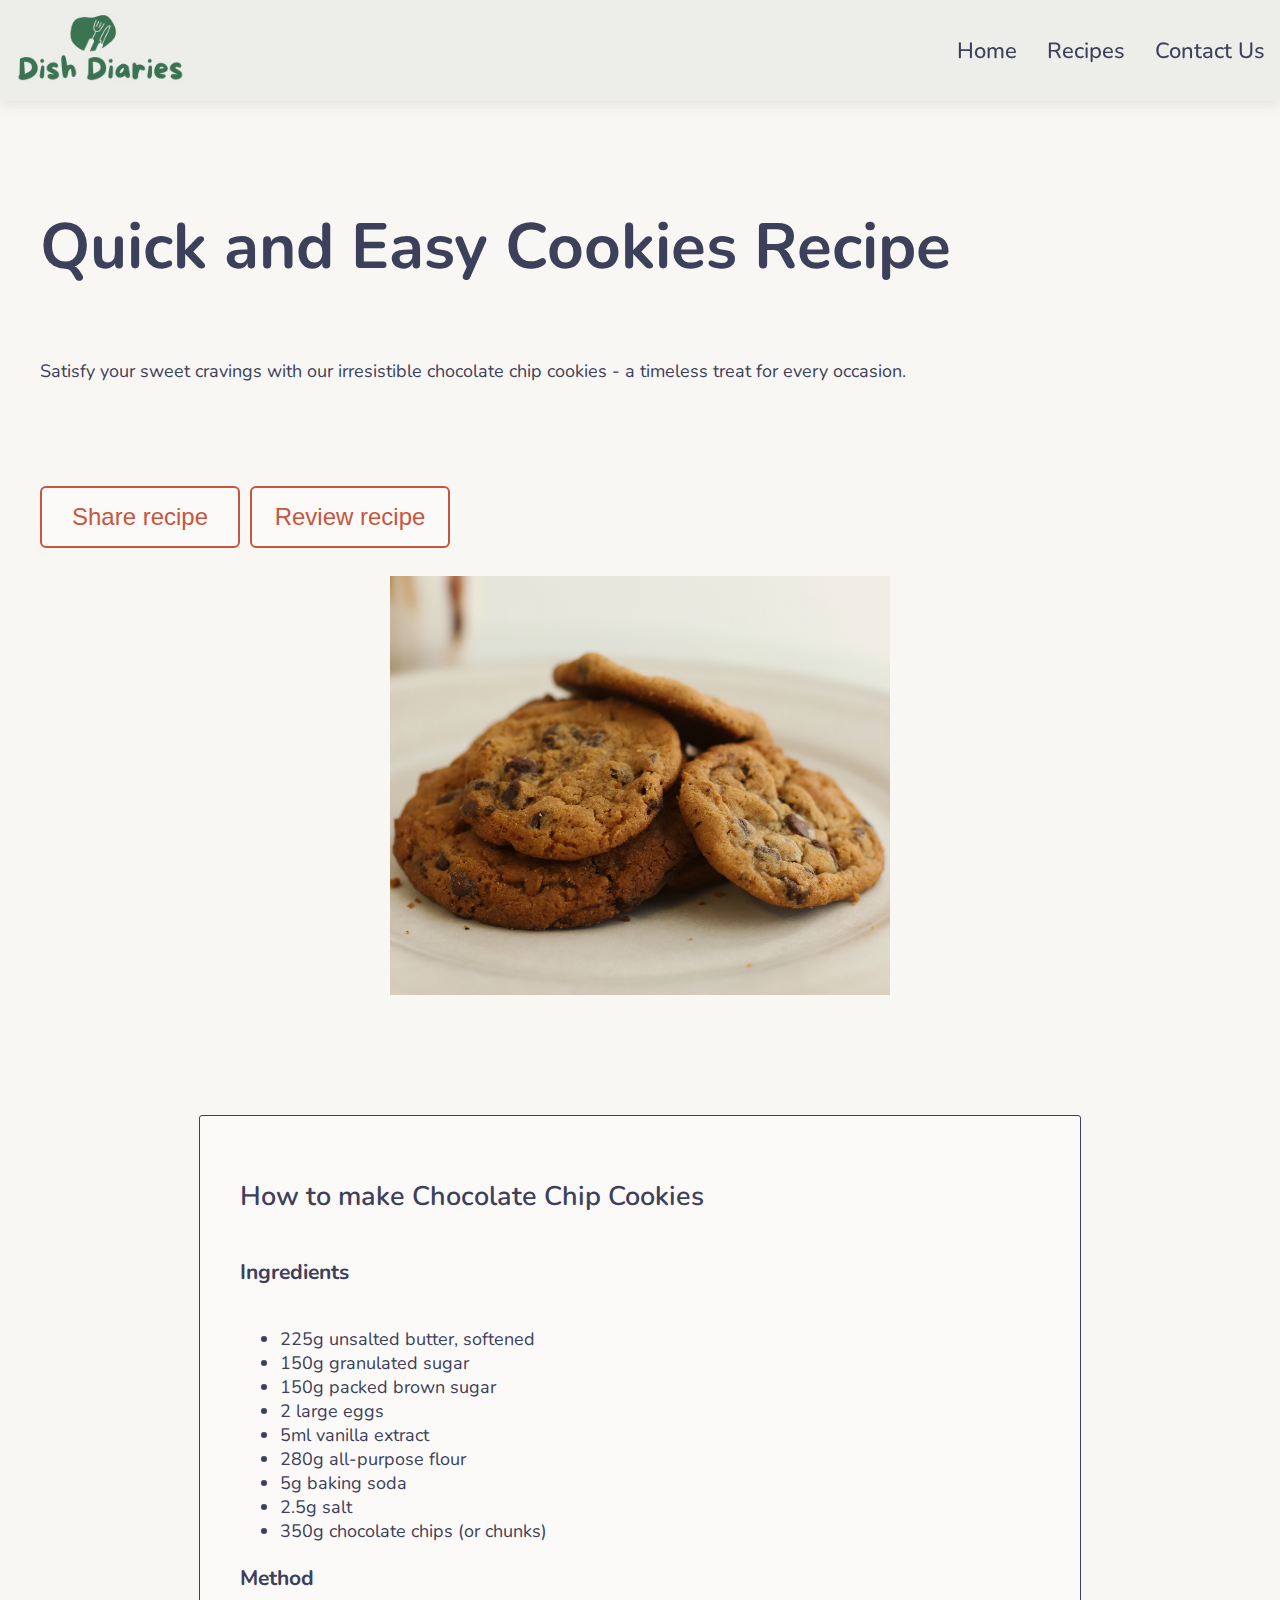
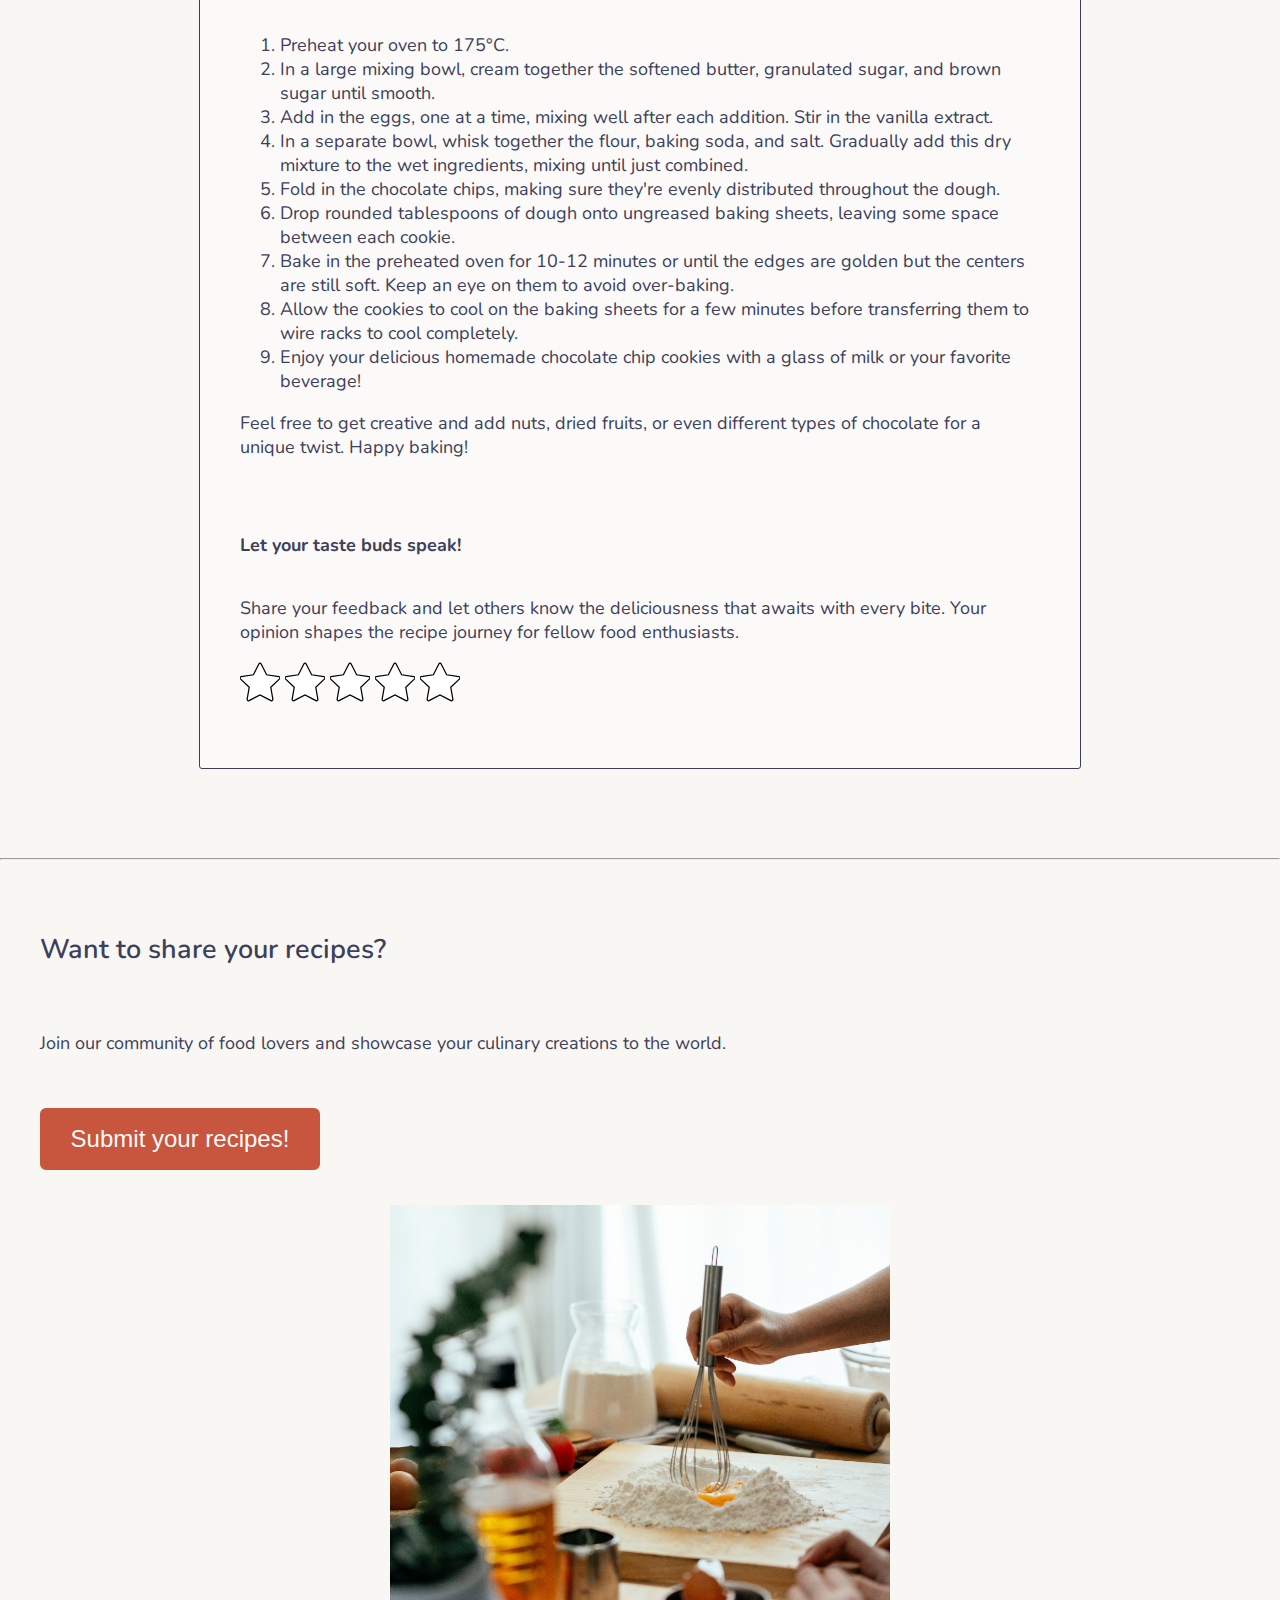
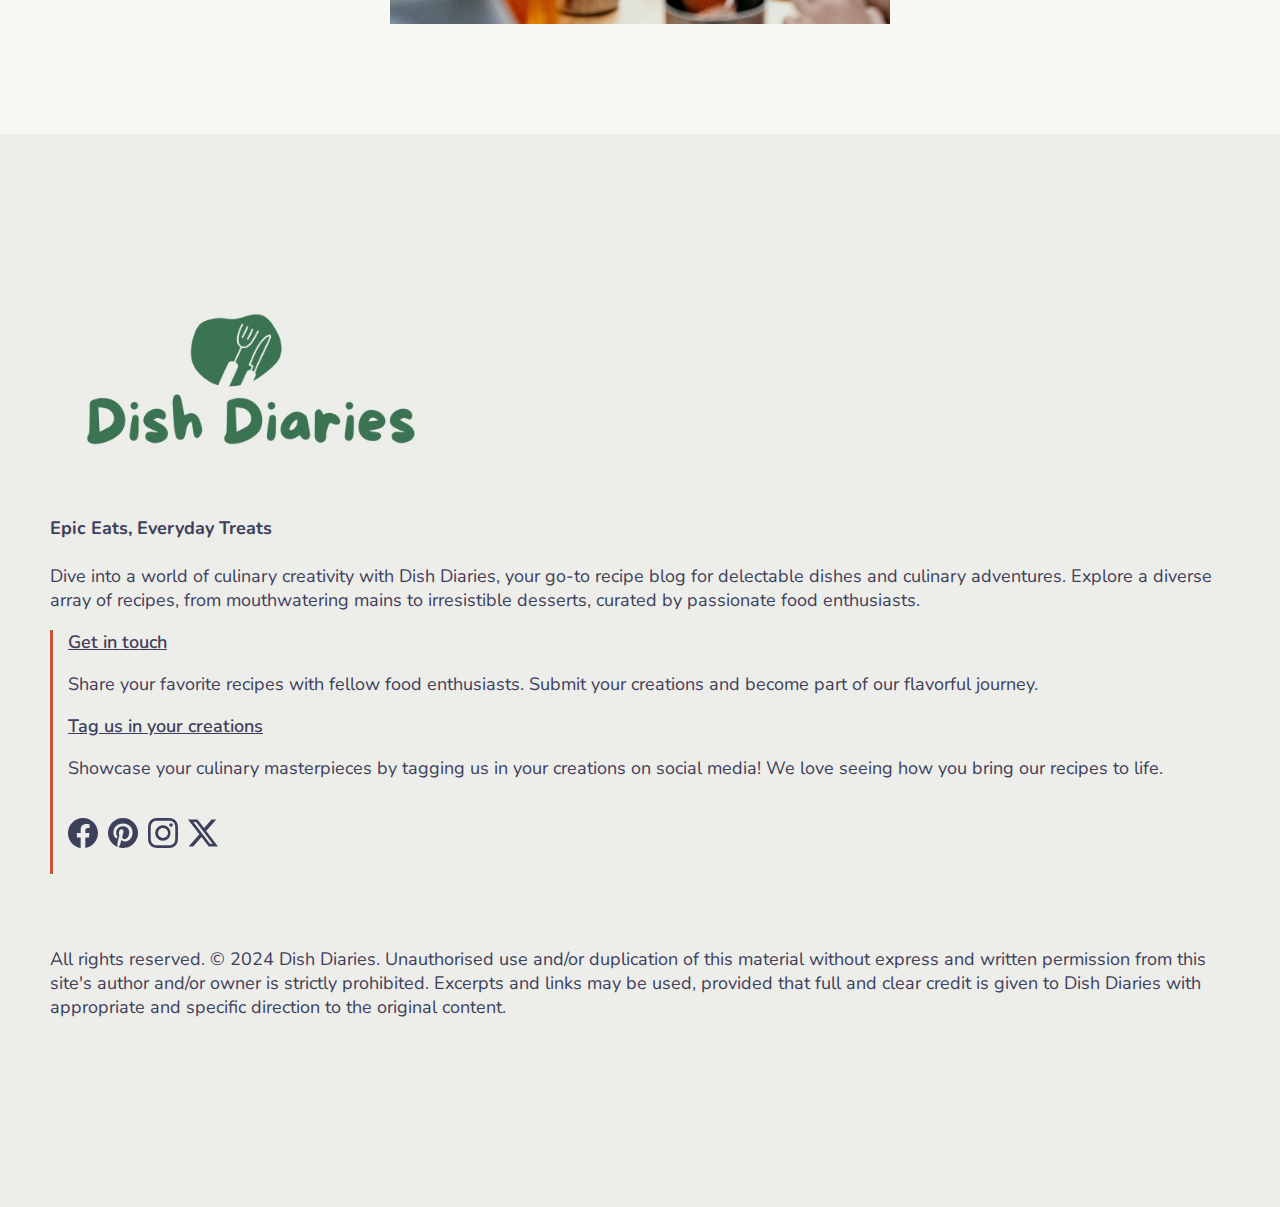
<file: cookie-recipe.html>
<!DOCTYPE html>
<html lang="en">

<head>
    <meta charset="UTF-8">
    <meta name="viewport" content="width=device-width, initial-scale=1.0">
    <title>Chocolate Chip Cookies Recipe - Dish Diaries</title>
    <link href="https://cdn.jsdelivr.net/npm/bootstrap@5.3.2/dist/css/bootstrap.min.css" rel="stylesheet"
        integrity="sha384-T3c6CoIi6uLrA9TneNEoa7RxnatzjcDSCmG1MXxSR1GAsXEV/Dwwykc2MPK8M2HN" crossorigin="anonymous">
    <link rel="stylesheet" href="./css/style.css">
    <link rel="preconnect" href="https://fonts.googleapis.com">
    <link rel="preconnect" href="https://fonts.gstatic.com" crossorigin>
    <link href="https://fonts.googleapis.com/css2?family=Nunito:wght@400;500;600;700&display=swap" rel="stylesheet">
</head>

<body>
    <nav id="navbar">
        <div class="container nav-container">

            <img class="nav-logo" alt="Logo of Dish Diaries. A green icon of a fork and knife and text that reads
                Dish Diaires" src="./Assets/DishDiairies-Logo.jpeg">

            <div class="nav-links">
                <a href="index.html">Home</a>
                <a href="recipes.html">Recipes</a>
                <a href="contact.html">Contact Us</a>
            </div>
        </div>
    </nav>

    <main class="content">
        <div class="container">
            <div class="row banner">
                <div class="col">
                    <h1> Quick and Easy Cookies Recipe</h1>
                    <p class="page-description"> Satisfy your sweet cravings with our irresistible chocolate chip
                        cookies - a timeless treat for every occasion.
                    </p>



                    <div class="cta-button">
                        <a href="https://www.facebook.com/sharer/sharer.php?u=" target=_blank><button
                                class="recipe-button"> Share recipe</button></a>
                        <a href="#review_recipe"> <button class="recipe-button"> Review recipe</button> </a>
                    </div>
                </div>
                <div class="col"> <img class="hero-image" alt="A plate full of chocolate chip cookies"
                        src="./Assets/Cookies.png"></div>
            </div>


            <div class="row recipe-page col-12">

                <div class="recipe-page-method col">
                    <div class="pb-3 green">
                        <h2 class="recipe-page-h2"> How to make Chocolate Chip Cookies</h2>
                        <h3 class="recipe-page-h3"> Ingredients</h3>
                        <ul>
                            <li>225g unsalted butter, softened </li>
                            <li>150g granulated sugar</li>
                            <li>150g packed brown sugar</li>
                            <li>2 large eggs</li>
                            <li>5ml vanilla extract</li>
                            <li>280g all-purpose flour</li>
                            <li>5g baking soda </li>
                            <li>2.5g salt</li>
                            <li>350g chocolate chips (or chunks)</li>
                        </ul>
                    </div>
                    <h3 class="recipe-page-h3">Method</h3>
                    <ol>
                        <li>Preheat your oven to 175°C.</li>
                        <li>In a large mixing bowl, cream together the softened butter, granulated sugar, and brown
                            sugar until
                            smooth.</li>
                        <li>Add in the eggs, one at a time, mixing well after each addition. Stir in the vanilla
                            extract.</li>
                        <li>In a separate bowl, whisk together the flour, baking soda, and salt. Gradually add this
                            dry
                            mixture
                            to the wet ingredients, mixing until just combined.</li>
                        <li>Fold in the chocolate chips, making sure they're evenly distributed throughout the
                            dough.
                        </li>
                        <li>Drop rounded tablespoons of dough onto ungreased baking sheets, leaving some space
                            between
                            each
                            cookie.</li>
                        <li>Bake in the preheated oven for 10-12 minutes or until the edges are golden but the
                            centers
                            are still
                            soft. Keep an eye on them to avoid over-baking.</li>
                        <li>Allow the cookies to cool on the baking sheets for a few minutes before transferring
                            them to
                            wire
                            racks to cool completely. </li>
                        <li>Enjoy your delicious homemade chocolate chip cookies with a glass of milk or your
                            favorite
                            beverage!</li>
                    </ol>
                    <p>Feel free to get creative and add nuts, dried fruits, or even different types of
                        chocolate
                        for a
                        unique twist. Happy baking!</p>

                    <h4 id="review_recipe" class="recipe-page-h4"> Let your taste buds speak!</h4>
                    <p> Share your feedback and let others know the deliciousness that awaits with every bite. Your
                        opinion shapes the recipe journey for fellow food enthusiasts. </p>
                    <div class="rating-stars">
                        <svg xmlns="http://www.w3.org/2000/svg" width="40" height="40" fill="currentColor"
                            stroke-width="0.5" stroke="black" class="bi bi-star-fill star" viewBox="0 0 16 16"
                            data-rating="1">
                            <path
                                d="M3.612 15.443c-.386.198-.824-.149-.746-.592l.83-4.73L.173 6.765c-.329-.314-.158-.888.283-.95l4.898-.696L7.538.792c.197-.39.73-.39.927 0l2.184 4.327 4.898.696c.441.062.612.636.282.95l-3.522 3.356.83 4.73c.078.443-.36.79-.746.592L8 13.187l-4.389 2.256z" />
                        </svg>
                        <svg xmlns="http://www.w3.org/2000/svg" width="40" height="40" fill="currentColor"
                            stroke-width="0.5" stroke="black" class="bi bi-star-fill star" viewBox="0 0 16 16"
                            data-rating="2">
                            <path
                                d="M3.612 15.443c-.386.198-.824-.149-.746-.592l.83-4.73L.173 6.765c-.329-.314-.158-.888.283-.95l4.898-.696L7.538.792c.197-.39.73-.39.927 0l2.184 4.327 4.898.696c.441.062.612.636.282.95l-3.522 3.356.83 4.73c.078.443-.36.79-.746.592L8 13.187l-4.389 2.256z" />
                        </svg>
                        <svg xmlns="http://www.w3.org/2000/svg" width="40" height="40" fill="currentColor"
                            stroke-width="0.5" stroke="black" class="bi bi-star-fill star" viewBox="0 0 16 16"
                            data-rating="3">
                            <path
                                d="M3.612 15.443c-.386.198-.824-.149-.746-.592l.83-4.73L.173 6.765c-.329-.314-.158-.888.283-.95l4.898-.696L7.538.792c.197-.39.73-.39.927 0l2.184 4.327 4.898.696c.441.062.612.636.282.95l-3.522 3.356.83 4.73c.078.443-.36.79-.746.592L8 13.187l-4.389 2.256z" />
                        </svg>
                        <svg xmlns="http://www.w3.org/2000/svg" width="40" height="40" fill="currentColor"
                            stroke-width="0.5" stroke="black" class="bi bi-star-fill star" viewBox="0 0 16 16"
                            data-rating="4">
                            <path
                                d="M3.612 15.443c-.386.198-.824-.149-.746-.592l.83-4.73L.173 6.765c-.329-.314-.158-.888.283-.95l4.898-.696L7.538.792c.197-.39.73-.39.927 0l2.184 4.327 4.898.696c.441.062.612.636.282.95l-3.522 3.356.83 4.73c.078.443-.36.79-.746.592L8 13.187l-4.389 2.256z" />
                        </svg>
                        <svg xmlns="http://www.w3.org/2000/svg" width="40" height="40" fill="currentColor"
                            stroke-width="0.5" stroke="black" class="bi bi-star-fill star" viewBox="0 0 16 16"
                            data-rating="5">
                            <path
                                d="M3.612 15.443c-.386.198-.824-.149-.746-.592l.83-4.73L.173 6.765c-.329-.314-.158-.888.283-.95l4.898-.696L7.538.792c.197-.39.73-.39.927 0l2.184 4.327 4.898.696c.441.062.612.636.282.95l-3.522 3.356.83 4.73c.078.443-.36.79-.746.592L8 13.187l-4.389 2.256z" />
                        </svg>
                    </div>
                </div>
            </div>

            <hr>
            <div class="row recipe-page">
                <div class="col">
                    <h2> Want to share your recipes?</h2>
                    <p> Join our community of food lovers and showcase your culinary creations to the world.
                    </p>
                    <a href="contact.html">
                        <button> Submit your recipes! </button>
                    </a>
                </div>
                <div class="col"> <img class="hero-image"
                        alt="A hand mixing some pasta dough in a kitchen. A mixture of flour and eggs."
                        src="./Assets/making-pasta.png"></div>
            </div>
        </div>



    </main>
    <footer>
        <div class="container">

            <div class="row">

                <div class="col">
                    <img class="logo-footer" src="./Assets/DishDiairies-Logo.jpeg"
                        alt="Logo of Dish Diaries. A green icon of a fork and knife and text that reads Dish Diaires">
                    <h4>Epic Eats, Everyday Treats</h4>
                    <p> Dive into a world of culinary creativity with Dish Diaries, your go-to recipe blog for
                        delectable dishes and
                        culinary adventures. Explore a diverse array of recipes, from mouthwatering mains to
                        irresistible desserts,
                        curated by passionate food enthusiasts.
                    </p>
                </div>

                <div class="col-2">

                </div>

                <div class="col social-footer vertical-line">

                    <a class="footer-links" href="contact.html">
                        Get in touch
                    </a>
                    <p> Share your favorite recipes with fellow food enthusiasts. Submit your creations and become part
                        of our flavorful journey.
                    </p>



                    <a class="footer-links" href="https://www.instagram.com/" target="_blank">
                        Tag us in your creations
                    </a>
                    <p> Showcase your culinary masterpieces by tagging us in your creations on social media! We love
                        seeing how you bring our recipes to life.
                    </p>
                    <div class="social-icons">
                        <a class="social-link" href="https://www.facebook.com/" target="_blank"> <svg
                                xmlns="http://www.w3.org/2000/svg" width="30" height="30" fill="currentColor"
                                class="bi bi-facebook social-icon" viewBox="0 0 16 16">
                                <path
                                    d="M16 8.049c0-4.446-3.582-8.05-8-8.05C3.58 0-.002 3.603-.002 8.05c0 4.017 2.926 7.347 6.75 7.951v-5.625h-2.03V8.05H6.75V6.275c0-2.017 1.195-3.131 3.022-3.131.876 0 1.791.157 1.791.157v1.98h-1.009c-.993 0-1.303.621-1.303 1.258v1.51h2.218l-.354 2.326H9.25V16c3.824-.604 6.75-3.934 6.75-7.951" />
                            </svg>
                        </a>
                        <a class="social-link" href="https://www.pinterest.co.uk/" target="_blank">
                            <svg xmlns="http://www.w3.org/2000/svg" width="30" height="30" fill="currentColor"
                                class="bi bi-pinterest social-icon" viewBox="0 0 16 16">
                                <path
                                    d="M8 0a8 8 0 0 0-2.915 15.452c-.07-.633-.134-1.606.027-2.297.146-.625.938-3.977.938-3.977s-.239-.479-.239-1.187c0-1.113.645-1.943 1.448-1.943.682 0 1.012.512 1.012 1.127 0 .686-.437 1.712-.663 2.663-.188.796.4 1.446 1.185 1.446 1.422 0 2.515-1.5 2.515-3.664 0-1.915-1.377-3.254-3.342-3.254-2.276 0-3.612 1.707-3.612 3.471 0 .688.265 1.425.595 1.826a.24.24 0 0 1 .056.23c-.061.252-.196.796-.222.907-.035.146-.116.177-.268.107-1-.465-1.624-1.926-1.624-3.1 0-2.523 1.834-4.84 5.286-4.84 2.775 0 4.932 1.977 4.932 4.62 0 2.757-1.739 4.976-4.151 4.976-.811 0-1.573-.421-1.834-.919l-.498 1.902c-.181.695-.669 1.566-.995 2.097A8 8 0 1 0 8 0" />
                            </svg>
                        </a>
                        <a class="social-link" href="https://www.instagram.com/" target="_blank">
                            <svg xmlns="http://www.w3.org/2000/svg" width="30" height="30" fill="currentColor"
                                class="bi bi-instagram social-icon" viewBox="0 0 16 16">
                                <path
                                    d="M8 0C5.829 0 5.556.01 4.703.048 3.85.088 3.269.222 2.76.42a3.9 3.9 0 0 0-1.417.923A3.9 3.9 0 0 0 .42 2.76C.222 3.268.087 3.85.048 4.7.01 5.555 0 5.827 0 8.001c0 2.172.01 2.444.048 3.297.04.852.174 1.433.372 1.942.205.526.478.972.923 1.417.444.445.89.719 1.416.923.51.198 1.09.333 1.942.372C5.555 15.99 5.827 16 8 16s2.444-.01 3.298-.048c.851-.04 1.434-.174 1.943-.372a3.9 3.9 0 0 0 1.416-.923c.445-.445.718-.891.923-1.417.197-.509.332-1.09.372-1.942C15.99 10.445 16 10.173 16 8s-.01-2.445-.048-3.299c-.04-.851-.175-1.433-.372-1.941a3.9 3.9 0 0 0-.923-1.417A3.9 3.9 0 0 0 13.24.42c-.51-.198-1.092-.333-1.943-.372C10.443.01 10.172 0 7.998 0zm-.717 1.442h.718c2.136 0 2.389.007 3.232.046.78.035 1.204.166 1.486.275.373.145.64.319.92.599s.453.546.598.92c.11.281.24.705.275 1.485.039.843.047 1.096.047 3.231s-.008 2.389-.047 3.232c-.035.78-.166 1.203-.275 1.485a2.5 2.5 0 0 1-.599.919c-.28.28-.546.453-.92.598-.28.11-.704.24-1.485.276-.843.038-1.096.047-3.232.047s-2.39-.009-3.233-.047c-.78-.036-1.203-.166-1.485-.276a2.5 2.5 0 0 1-.92-.598 2.5 2.5 0 0 1-.6-.92c-.109-.281-.24-.705-.275-1.485-.038-.843-.046-1.096-.046-3.233s.008-2.388.046-3.231c.036-.78.166-1.204.276-1.486.145-.373.319-.64.599-.92s.546-.453.92-.598c.282-.11.705-.24 1.485-.276.738-.034 1.024-.044 2.515-.045zm4.988 1.328a.96.96 0 1 0 0 1.92.96.96 0 0 0 0-1.92m-4.27 1.122a4.109 4.109 0 1 0 0 8.217 4.109 4.109 0 0 0 0-8.217m0 1.441a2.667 2.667 0 1 1 0 5.334 2.667 2.667 0 0 1 0-5.334" />
                            </svg>
                        </a>
                        <a class="social-link" href="https://twitter.com/" target="_blank">
                            <svg xmlns="http://www.w3.org/2000/svg" width="30" height="30" fill="currentColor"
                                class="bi bi-twitter-x social-icon" viewBox="0 0 16 16">
                                <path
                                    d="M12.6.75h2.454l-5.36 6.142L16 15.25h-4.937l-3.867-5.07-4.425 5.07H.316l5.733-6.57L0 .75h5.063l3.495 4.633L12.601.75Zm-.86 13.028h1.36L4.323 2.145H2.865z" />
                            </svg>
                        </a>
                    </div>
                </div>


            </div>
            <div class="row footer-copyright">
                <p>All rights reserved. © 2024 Dish Diaries. Unauthorised use and/or duplication of this
                    material without express and written permission from this site's author and/or owner is strictly
                    prohibited. Excerpts and links may be used, provided that full and clear credit is given to Dish
                    Diaries with appropriate and specific direction to the original content.</p>
            </div>
    </footer>
    <script src="https://cdn.jsdelivr.net/npm/bootstrap@5.3.2/dist/js/bootstrap.bundle.min.js"
        integrity="sha384-C6RzsynM9kWDrMNeT87bh95OGNyZPhcTNXj1NW7RuBCsyN/o0jlpcV8Qyq46cDfL"
        crossorigin="anonymous"></script>

    <script src="script.js"></script>
</body>

</html>
</file>
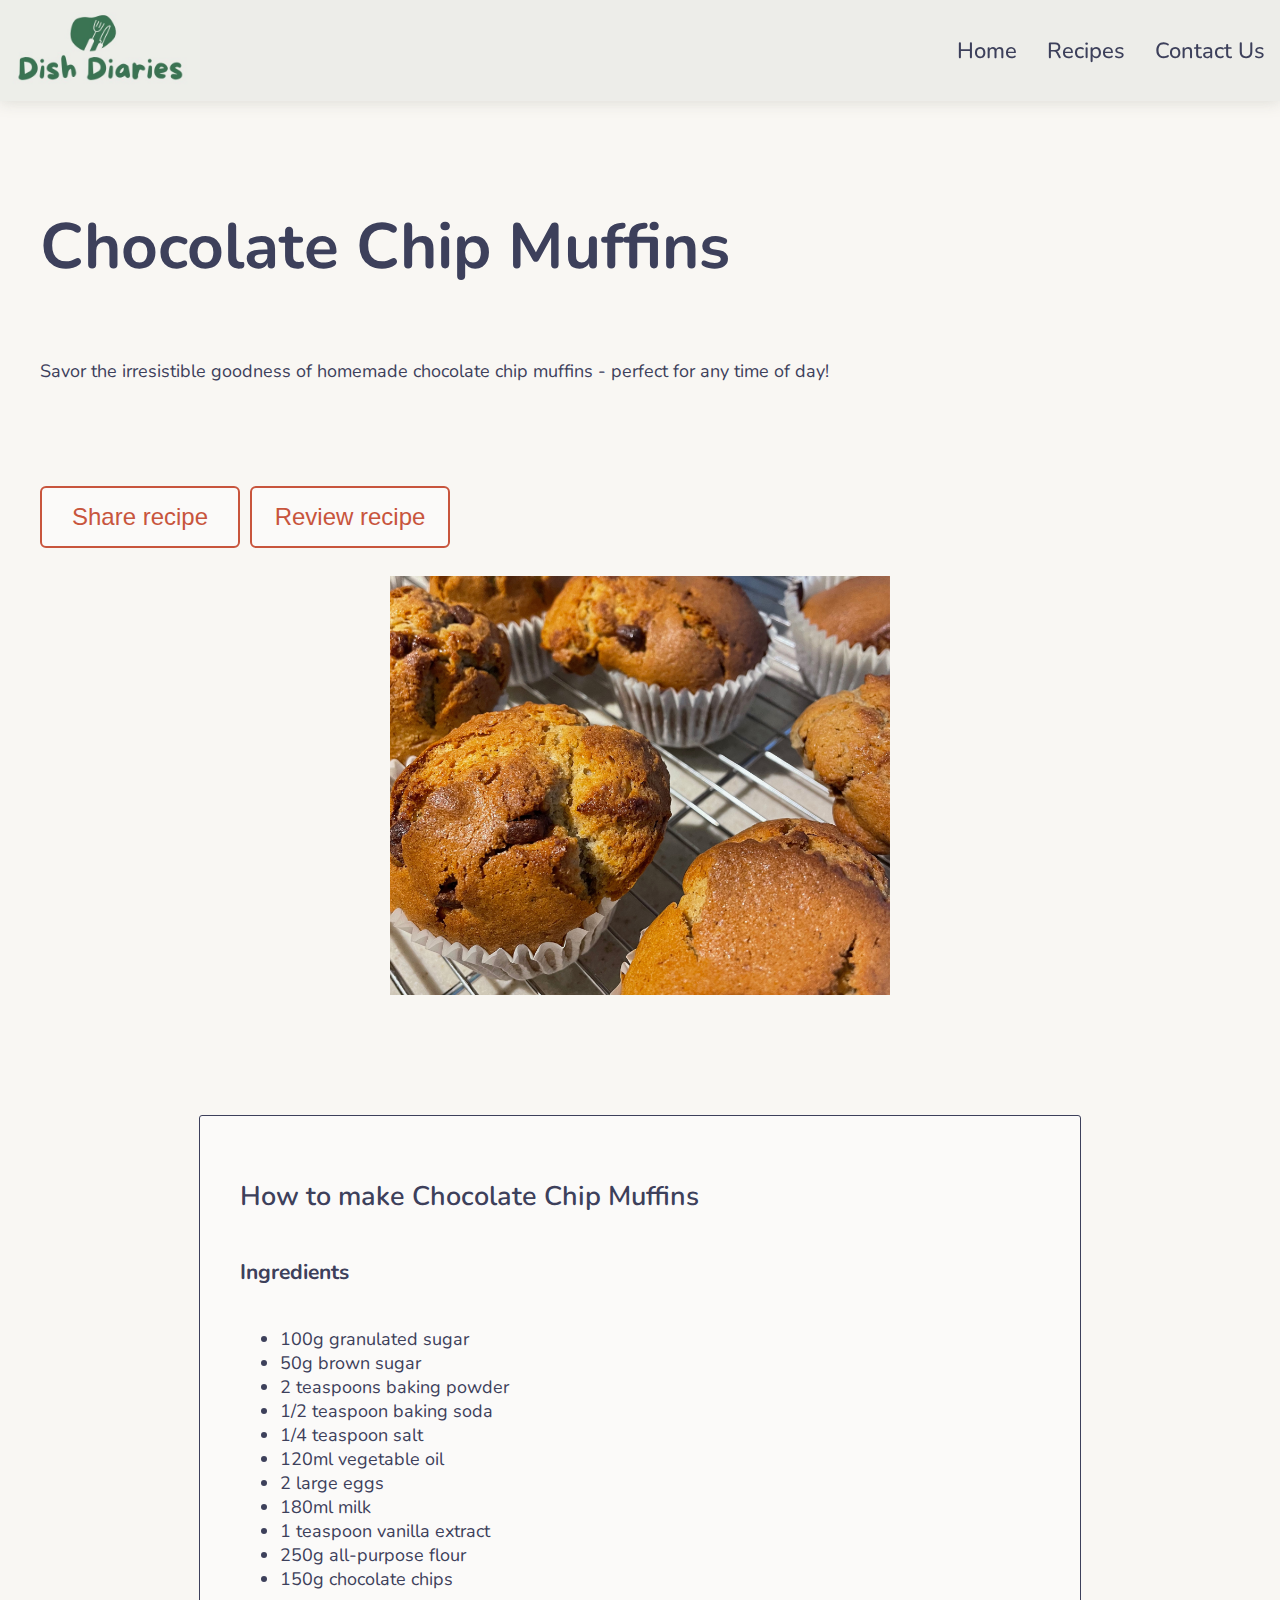
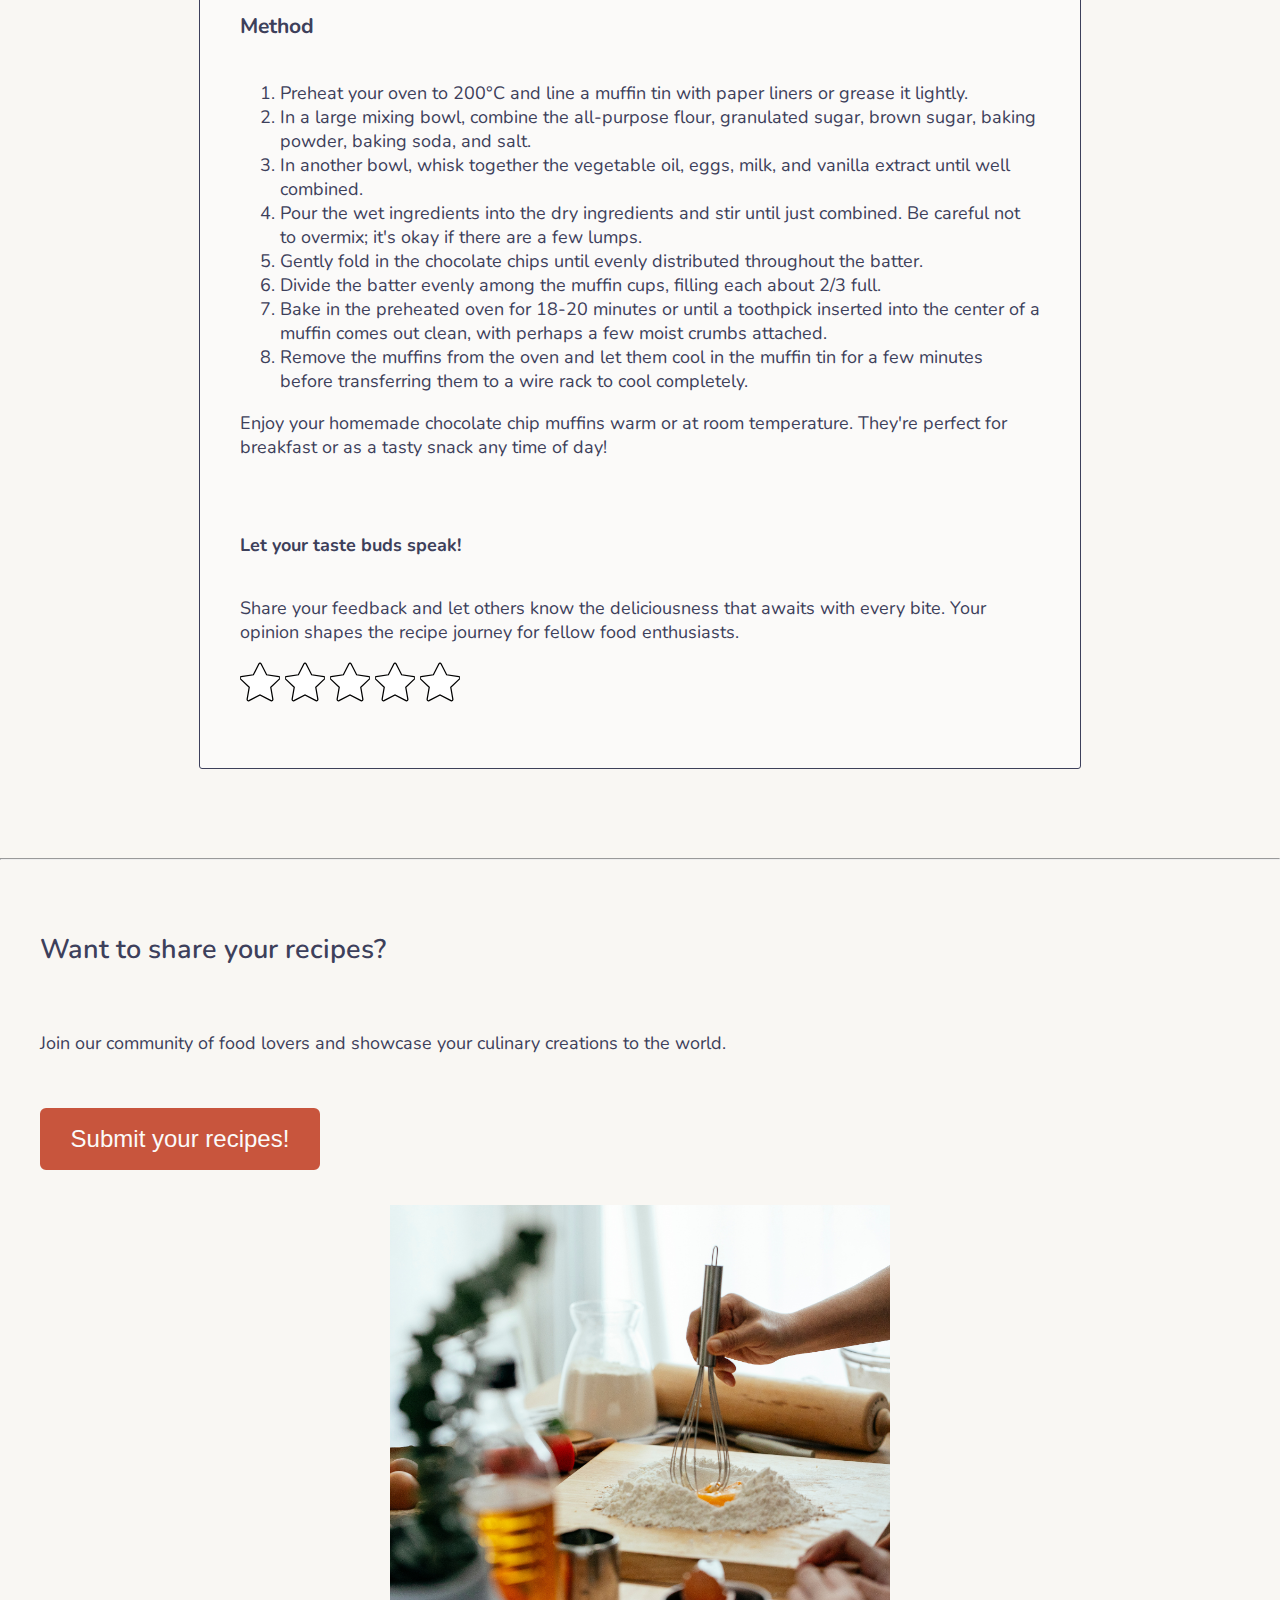
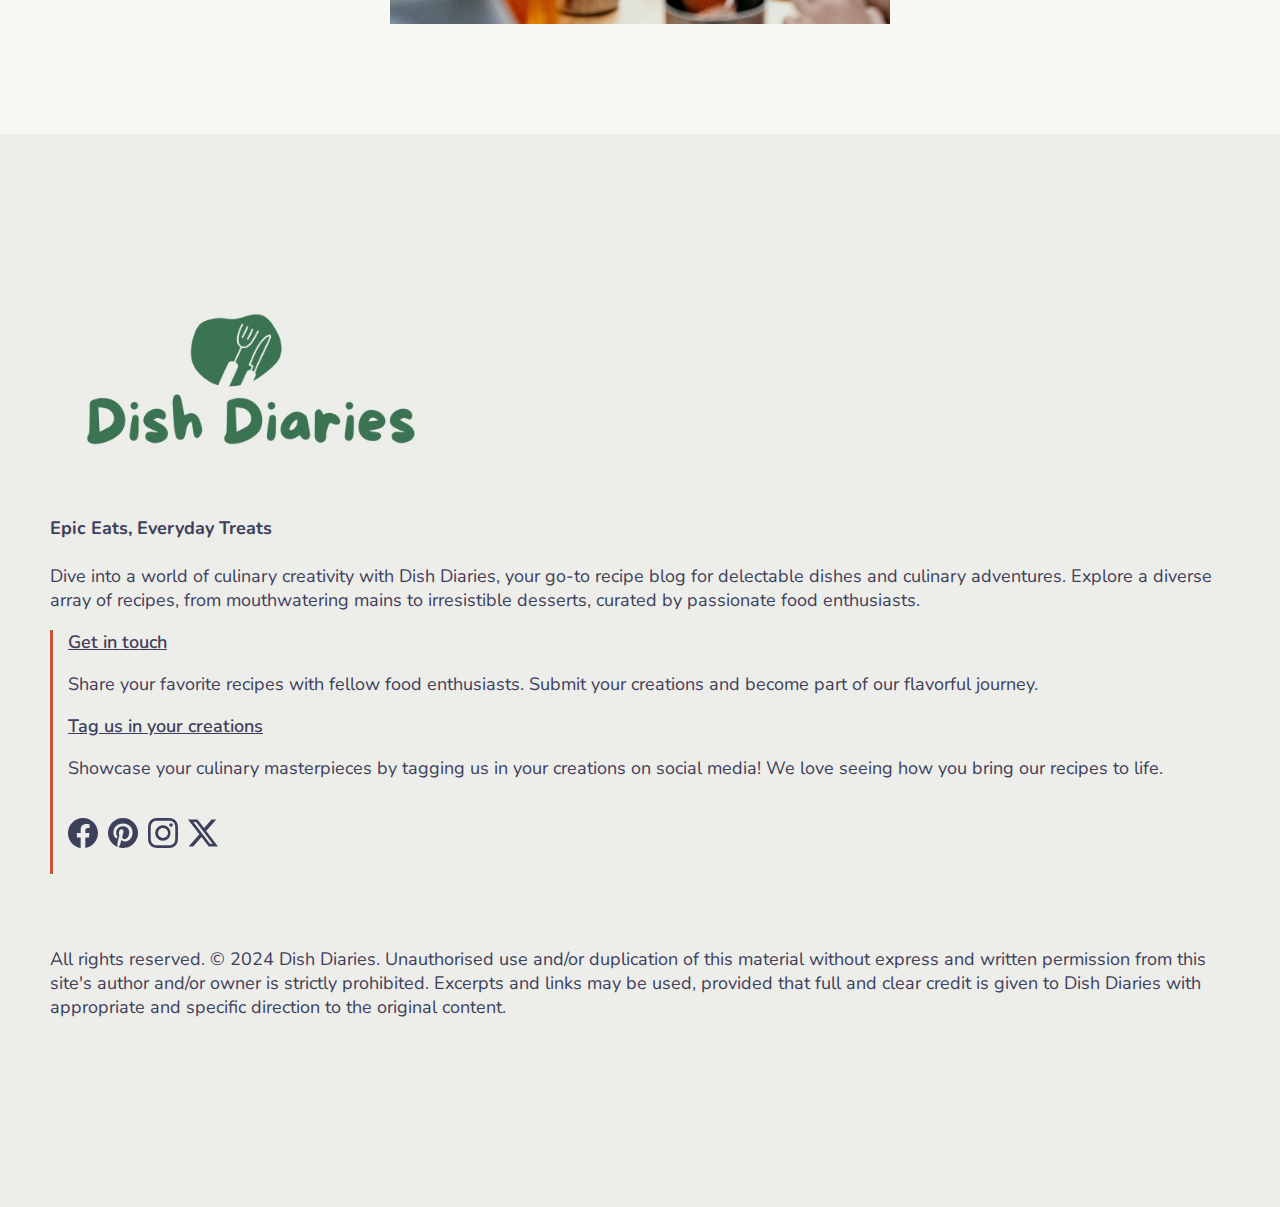
<file: muffin-recipe.html>
<!DOCTYPE html>
<html lang="en">

<head>
    <meta charset="UTF-8">
    <meta name="viewport" content="width=device-width, initial-scale=1.0">
    <title>Chocolate Chip Muffins Recipe - Dish Diaries</title>
    <link href="https://cdn.jsdelivr.net/npm/bootstrap@5.3.2/dist/css/bootstrap.min.css" rel="stylesheet"
        integrity="sha384-T3c6CoIi6uLrA9TneNEoa7RxnatzjcDSCmG1MXxSR1GAsXEV/Dwwykc2MPK8M2HN" crossorigin="anonymous">
    <link rel="stylesheet" href="./css/style.css">
    <link rel="preconnect" href="https://fonts.googleapis.com">
    <link rel="preconnect" href="https://fonts.gstatic.com" crossorigin>
    <link href="https://fonts.googleapis.com/css2?family=Nunito:wght@400;500;600;700&display=swap" rel="stylesheet">
</head>

<body>
    <nav id="navbar">
        <div class="container nav-container">

            <img class="nav-logo"
                alt="Logo of Dish Diaries. A green icon of a fork and knife and text that reads Dish Diaires"
                src="./Assets/DishDiairies-Logo.jpeg">

            <div class="nav-links">
                <a href="index.html">Home</a>
                <a href="recipes.html">Recipes</a>
                <a href="contact.html">Contact Us</a>
            </div>
        </div>
    </nav>

    <main class="content">
        <div class="container">
            <div class="row banner">
                <div class="col">
                    <h1> Chocolate Chip Muffins</h1>
                    <p class="page-description"> Savor the irresistible goodness of homemade chocolate chip muffins -
                        perfect for any time of day!
                    </p>



                    <div class="cta-button">
                        <a href="https://www.facebook.com/sharer/sharer.php?u=" target=_blank><button
                                class="recipe-button"> Share recipe</button></a>
                        <a href="#review_recipe"> <button class="recipe-button"> Review recipe</button> </a>
                    </div>
                </div>
                <div class="col"> <img class="hero-image"
                        alt="A close up of chocolate chip muffins cooling down on a wired rack"
                        src="./Assets/Chocolate-Muffins.png"></div>
            </div>


            <div class="row recipe-page col-12">

                <div class="recipe-page-method col">
                    <div class="pb-3 green">
                        <h2 class="recipe-page-h2"> How to make Chocolate Chip Muffins</h2>
                        <h3 class="recipe-page-h3"> Ingredients</h3>
                        <ul>
                            <li>100g granulated sugar </li>
                            <li>50g brown sugar</li>
                            <li>2 teaspoons baking powder</li>
                            <li>1/2 teaspoon baking soda</li>
                            <li>1/4 teaspoon salt</li>
                            <li>120ml vegetable oil</li>
                            <li>2 large eggs </li>
                            <li>180ml milk</li>
                            <li>1 teaspoon vanilla extract</li>
                            <li> 250g all-purpose flour</li>
                            <li>150g chocolate chips</li>
                        </ul>

                    </div>
                    <h3 class="recipe-page-h3">Method</h3>
                    <ol>
                        <li>Preheat your oven to 200°C and line a muffin tin with paper liners or grease it lightly.
                        </li>
                        <li>In a large mixing bowl, combine the all-purpose flour, granulated sugar, brown sugar, baking
                            powder,
                            baking soda, and salt.</li>
                        <li>In another bowl, whisk together the vegetable oil, eggs, milk, and vanilla extract until
                            well
                            combined.</li>
                        <li>Pour the wet ingredients into the dry ingredients and stir until just combined. Be careful
                            not to
                            overmix; it's okay if there are a few lumps.</li>
                        <li>Gently fold in the chocolate chips until evenly distributed throughout the batter.</li>
                        <li>Divide the batter evenly among the muffin cups, filling each about 2/3 full.</li>
                        <li>Bake in the preheated oven for 18-20 minutes or until a toothpick inserted into the center
                            of a
                            muffin comes out clean, with perhaps a few moist crumbs attached.</li>
                        <li>Remove the muffins from the oven and let them cool in the muffin tin for a few minutes
                            before
                            transferring them to a wire rack to cool completely. </li>
                    </ol>

                    <p>Enjoy your homemade chocolate chip muffins warm or at room temperature. They're perfect for
                        breakfast or as a tasty snack any time of day! </p>



                    <h4 id="review_recipe" class="recipe-page-h4"> Let your taste buds speak!</h4>
                    <p> Share your feedback and let others know the deliciousness that awaits with every bite. Your
                        opinion shapes the recipe journey for fellow food enthusiasts.</p>
                    <div class="rating-stars">
                        <svg xmlns="http://www.w3.org/2000/svg" width="40" height="40" fill="currentColor"
                            stroke-width="0.5" stroke="black" class="bi bi-star-fill star" viewBox="0 0 16 16"
                            data-rating="1">
                            <path
                                d="M3.612 15.443c-.386.198-.824-.149-.746-.592l.83-4.73L.173 6.765c-.329-.314-.158-.888.283-.95l4.898-.696L7.538.792c.197-.39.73-.39.927 0l2.184 4.327 4.898.696c.441.062.612.636.282.95l-3.522 3.356.83 4.73c.078.443-.36.79-.746.592L8 13.187l-4.389 2.256z" />
                        </svg>
                        <svg xmlns="http://www.w3.org/2000/svg" width="40" height="40" fill="currentColor"
                            stroke-width="0.5" stroke="black" class="bi bi-star-fill star" viewBox="0 0 16 16"
                            data-rating="2">
                            <path
                                d="M3.612 15.443c-.386.198-.824-.149-.746-.592l.83-4.73L.173 6.765c-.329-.314-.158-.888.283-.95l4.898-.696L7.538.792c.197-.39.73-.39.927 0l2.184 4.327 4.898.696c.441.062.612.636.282.95l-3.522 3.356.83 4.73c.078.443-.36.79-.746.592L8 13.187l-4.389 2.256z" />
                        </svg>
                        <svg xmlns="http://www.w3.org/2000/svg" width="40" height="40" fill="currentColor"
                            stroke-width="0.5" stroke="black" class="bi bi-star-fill star" viewBox="0 0 16 16"
                            data-rating="3">
                            <path
                                d="M3.612 15.443c-.386.198-.824-.149-.746-.592l.83-4.73L.173 6.765c-.329-.314-.158-.888.283-.95l4.898-.696L7.538.792c.197-.39.73-.39.927 0l2.184 4.327 4.898.696c.441.062.612.636.282.95l-3.522 3.356.83 4.73c.078.443-.36.79-.746.592L8 13.187l-4.389 2.256z" />
                        </svg>
                        <svg xmlns="http://www.w3.org/2000/svg" width="40" height="40" fill="currentColor"
                            stroke-width="0.5" stroke="black" class="bi bi-star-fill star" viewBox="0 0 16 16"
                            data-rating="4">
                            <path
                                d="M3.612 15.443c-.386.198-.824-.149-.746-.592l.83-4.73L.173 6.765c-.329-.314-.158-.888.283-.95l4.898-.696L7.538.792c.197-.39.73-.39.927 0l2.184 4.327 4.898.696c.441.062.612.636.282.95l-3.522 3.356.83 4.73c.078.443-.36.79-.746.592L8 13.187l-4.389 2.256z" />
                        </svg>
                        <svg xmlns="http://www.w3.org/2000/svg" width="40" height="40" fill="currentColor"
                            stroke-width="0.5" stroke="black" class="bi bi-star-fill star" viewBox="0 0 16 16"
                            data-rating="5">
                            <path
                                d="M3.612 15.443c-.386.198-.824-.149-.746-.592l.83-4.73L.173 6.765c-.329-.314-.158-.888.283-.95l4.898-.696L7.538.792c.197-.39.73-.39.927 0l2.184 4.327 4.898.696c.441.062.612.636.282.95l-3.522 3.356.83 4.73c.078.443-.36.79-.746.592L8 13.187l-4.389 2.256z" />
                        </svg>
                    </div>
                </div>
            </div>

            <hr>
            <div class="row recipe-page">
                <div class="col">
                    <h2> Want to share your recipes?</h2>
                    <p> Join our community of food lovers and showcase your culinary creations to the world.
                    </p>
                    <a href="contact.html">
                        <button> Submit your recipes! </button>
                    </a>
                </div>
                <div class="col"> <img class="hero-image"
                        alt="A hand mixing some pasta dough in a kitchen. A mixture of flour and eggs."
                        src="./Assets/making-pasta.png"></div>
            </div>
        </div>



    </main>
    <footer>
        <div class="container">

            <div class="row">

                <div class="col">
                    <img class="logo-footer" src="./Assets/DishDiairies-Logo.jpeg"
                        alt="Logo of Dish Diaries. A green icon of a fork and knife and text that reads Dish Diaires">
                    <h4>Epic Eats, Everyday Treats</h4>
                    <p> Dive into a world of culinary creativity with Dish Diaries, your go-to recipe blog for
                        delectable dishes and
                        culinary adventures. Explore a diverse array of recipes, from mouthwatering mains to
                        irresistible desserts,
                        curated by passionate food enthusiasts.
                    </p>
                </div>

                <div class="col-2">

                </div>

                <div class="col social-footer vertical-line">

                    <a class="footer-links" href="contact.html">
                        Get in touch
                    </a>
                    <p> Share your favorite recipes with fellow food enthusiasts. Submit your creations and become part
                        of our flavorful journey.
                    </p>



                    <a class="footer-links" href="https://www.instagram.com/" target="_blank">
                        Tag us in your creations
                    </a>
                    <p> Showcase your culinary masterpieces by tagging us in your creations on social media! We love
                        seeing how you bring our recipes to life.
                    </p>
                    <div class="social-icons">
                        <a class="social-link" href="https://www.facebook.com/" target="_blank"> <svg
                                xmlns="http://www.w3.org/2000/svg" width="30" height="30" fill="currentColor"
                                class="bi bi-facebook social-icon" viewBox="0 0 16 16">
                                <path
                                    d="M16 8.049c0-4.446-3.582-8.05-8-8.05C3.58 0-.002 3.603-.002 8.05c0 4.017 2.926 7.347 6.75 7.951v-5.625h-2.03V8.05H6.75V6.275c0-2.017 1.195-3.131 3.022-3.131.876 0 1.791.157 1.791.157v1.98h-1.009c-.993 0-1.303.621-1.303 1.258v1.51h2.218l-.354 2.326H9.25V16c3.824-.604 6.75-3.934 6.75-7.951" />
                            </svg>
                        </a>
                        <a class="social-link" href="https://www.pinterest.co.uk/" target="_blank">
                            <svg xmlns="http://www.w3.org/2000/svg" width="30" height="30" fill="currentColor"
                                class="bi bi-pinterest social-icon" viewBox="0 0 16 16">
                                <path
                                    d="M8 0a8 8 0 0 0-2.915 15.452c-.07-.633-.134-1.606.027-2.297.146-.625.938-3.977.938-3.977s-.239-.479-.239-1.187c0-1.113.645-1.943 1.448-1.943.682 0 1.012.512 1.012 1.127 0 .686-.437 1.712-.663 2.663-.188.796.4 1.446 1.185 1.446 1.422 0 2.515-1.5 2.515-3.664 0-1.915-1.377-3.254-3.342-3.254-2.276 0-3.612 1.707-3.612 3.471 0 .688.265 1.425.595 1.826a.24.24 0 0 1 .056.23c-.061.252-.196.796-.222.907-.035.146-.116.177-.268.107-1-.465-1.624-1.926-1.624-3.1 0-2.523 1.834-4.84 5.286-4.84 2.775 0 4.932 1.977 4.932 4.62 0 2.757-1.739 4.976-4.151 4.976-.811 0-1.573-.421-1.834-.919l-.498 1.902c-.181.695-.669 1.566-.995 2.097A8 8 0 1 0 8 0" />
                            </svg>
                        </a>
                        <a class="social-link" href="https://www.instagram.com/" target="_blank">
                            <svg xmlns="http://www.w3.org/2000/svg" width="30" height="30" fill="currentColor"
                                class="bi bi-instagram social-icon" viewBox="0 0 16 16">
                                <path
                                    d="M8 0C5.829 0 5.556.01 4.703.048 3.85.088 3.269.222 2.76.42a3.9 3.9 0 0 0-1.417.923A3.9 3.9 0 0 0 .42 2.76C.222 3.268.087 3.85.048 4.7.01 5.555 0 5.827 0 8.001c0 2.172.01 2.444.048 3.297.04.852.174 1.433.372 1.942.205.526.478.972.923 1.417.444.445.89.719 1.416.923.51.198 1.09.333 1.942.372C5.555 15.99 5.827 16 8 16s2.444-.01 3.298-.048c.851-.04 1.434-.174 1.943-.372a3.9 3.9 0 0 0 1.416-.923c.445-.445.718-.891.923-1.417.197-.509.332-1.09.372-1.942C15.99 10.445 16 10.173 16 8s-.01-2.445-.048-3.299c-.04-.851-.175-1.433-.372-1.941a3.9 3.9 0 0 0-.923-1.417A3.9 3.9 0 0 0 13.24.42c-.51-.198-1.092-.333-1.943-.372C10.443.01 10.172 0 7.998 0zm-.717 1.442h.718c2.136 0 2.389.007 3.232.046.78.035 1.204.166 1.486.275.373.145.64.319.92.599s.453.546.598.92c.11.281.24.705.275 1.485.039.843.047 1.096.047 3.231s-.008 2.389-.047 3.232c-.035.78-.166 1.203-.275 1.485a2.5 2.5 0 0 1-.599.919c-.28.28-.546.453-.92.598-.28.11-.704.24-1.485.276-.843.038-1.096.047-3.232.047s-2.39-.009-3.233-.047c-.78-.036-1.203-.166-1.485-.276a2.5 2.5 0 0 1-.92-.598 2.5 2.5 0 0 1-.6-.92c-.109-.281-.24-.705-.275-1.485-.038-.843-.046-1.096-.046-3.233s.008-2.388.046-3.231c.036-.78.166-1.204.276-1.486.145-.373.319-.64.599-.92s.546-.453.92-.598c.282-.11.705-.24 1.485-.276.738-.034 1.024-.044 2.515-.045zm4.988 1.328a.96.96 0 1 0 0 1.92.96.96 0 0 0 0-1.92m-4.27 1.122a4.109 4.109 0 1 0 0 8.217 4.109 4.109 0 0 0 0-8.217m0 1.441a2.667 2.667 0 1 1 0 5.334 2.667 2.667 0 0 1 0-5.334" />
                            </svg>
                        </a>
                        <a class="social-link" href="https://twitter.com/" target="_blank">
                            <svg xmlns="http://www.w3.org/2000/svg" width="30" height="30" fill="currentColor"
                                class="bi bi-twitter-x social-icon" viewBox="0 0 16 16">
                                <path
                                    d="M12.6.75h2.454l-5.36 6.142L16 15.25h-4.937l-3.867-5.07-4.425 5.07H.316l5.733-6.57L0 .75h5.063l3.495 4.633L12.601.75Zm-.86 13.028h1.36L4.323 2.145H2.865z" />
                            </svg>
                        </a>
                    </div>
                </div>


            </div>
            <div class="row footer-copyright">
                <p>All rights reserved. © 2024 Dish Diaries. Unauthorised use and/or duplication of this
                    material without express and written permission from this site's author and/or owner is strictly
                    prohibited. Excerpts and links may be used, provided that full and clear credit is given to Dish
                    Diaries with appropriate and specific direction to the original content.</p>
            </div>
    </footer>
    <script src="https://cdn.jsdelivr.net/npm/bootstrap@5.3.2/dist/js/bootstrap.bundle.min.js"
        integrity="sha384-C6RzsynM9kWDrMNeT87bh95OGNyZPhcTNXj1NW7RuBCsyN/o0jlpcV8Qyq46cDfL"
        crossorigin="anonymous"></script>

    <script src="script.js"></script>
</body>

</html>
</file>
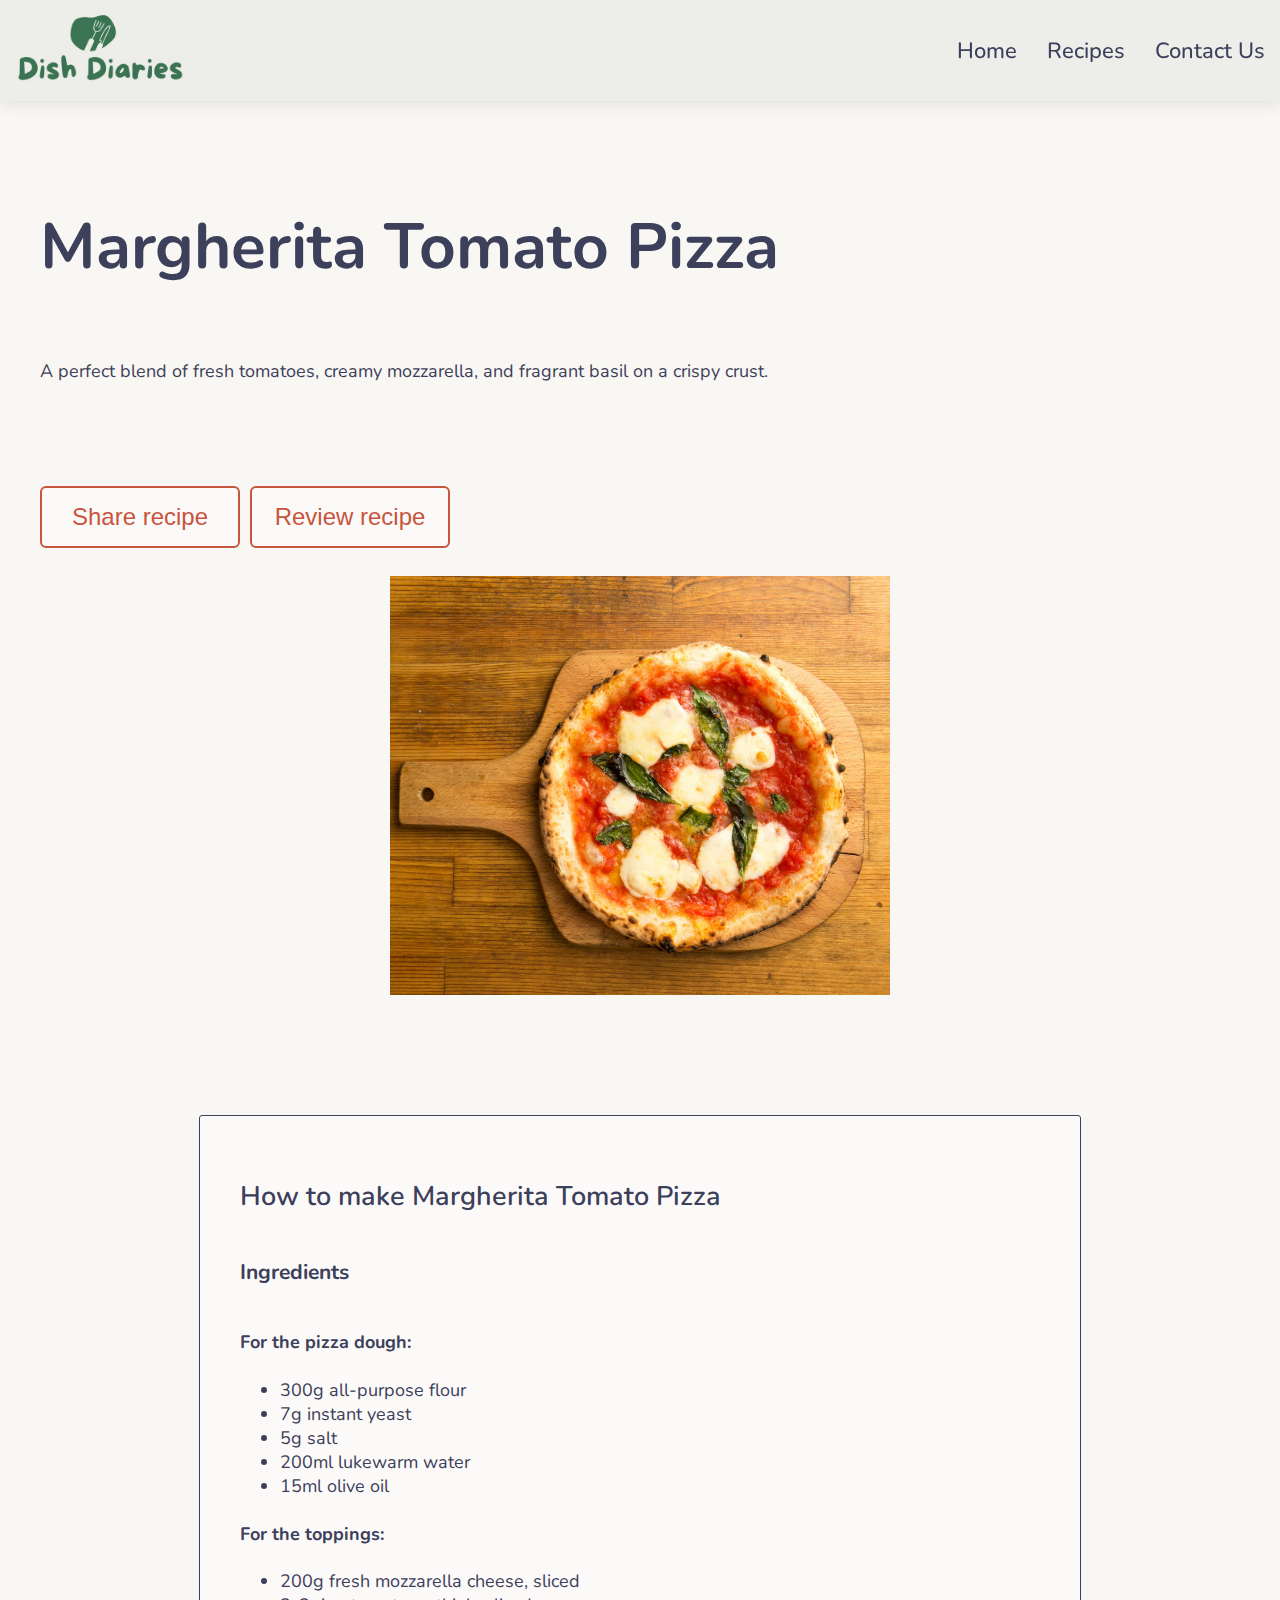
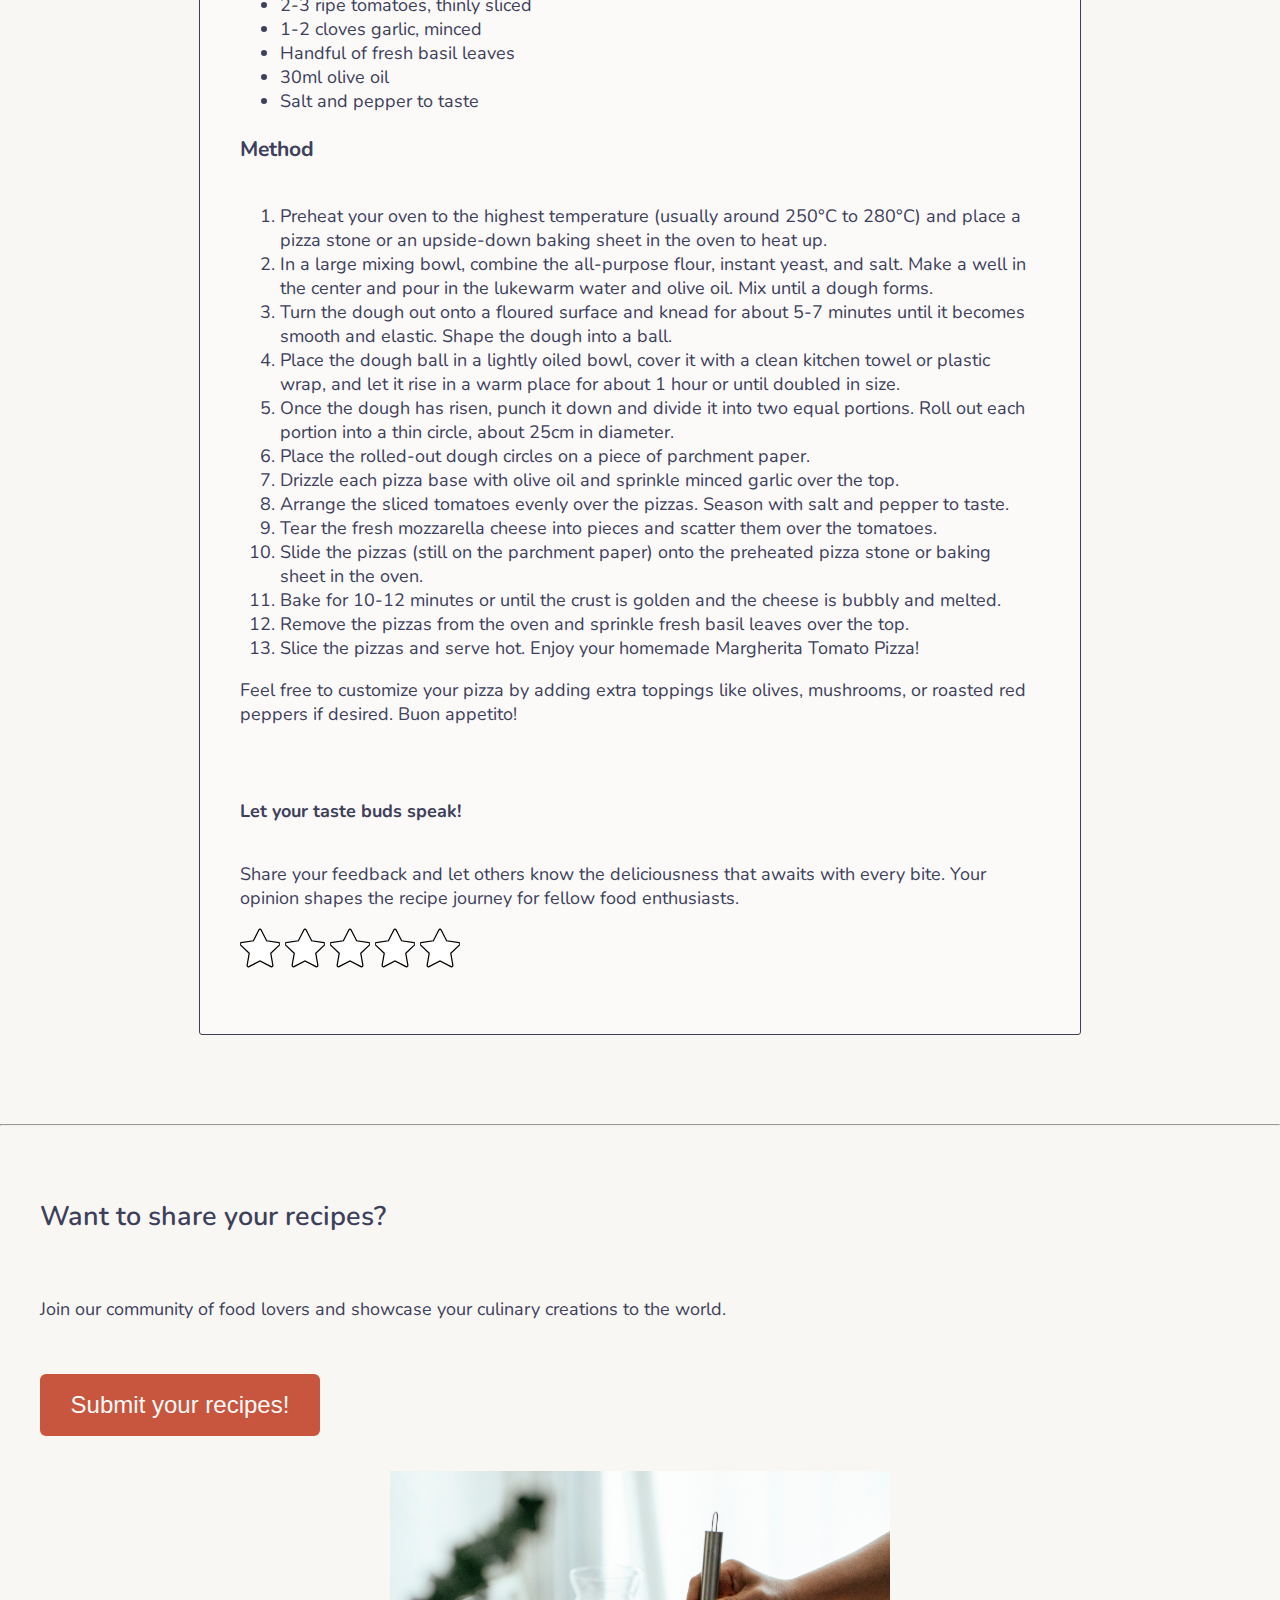
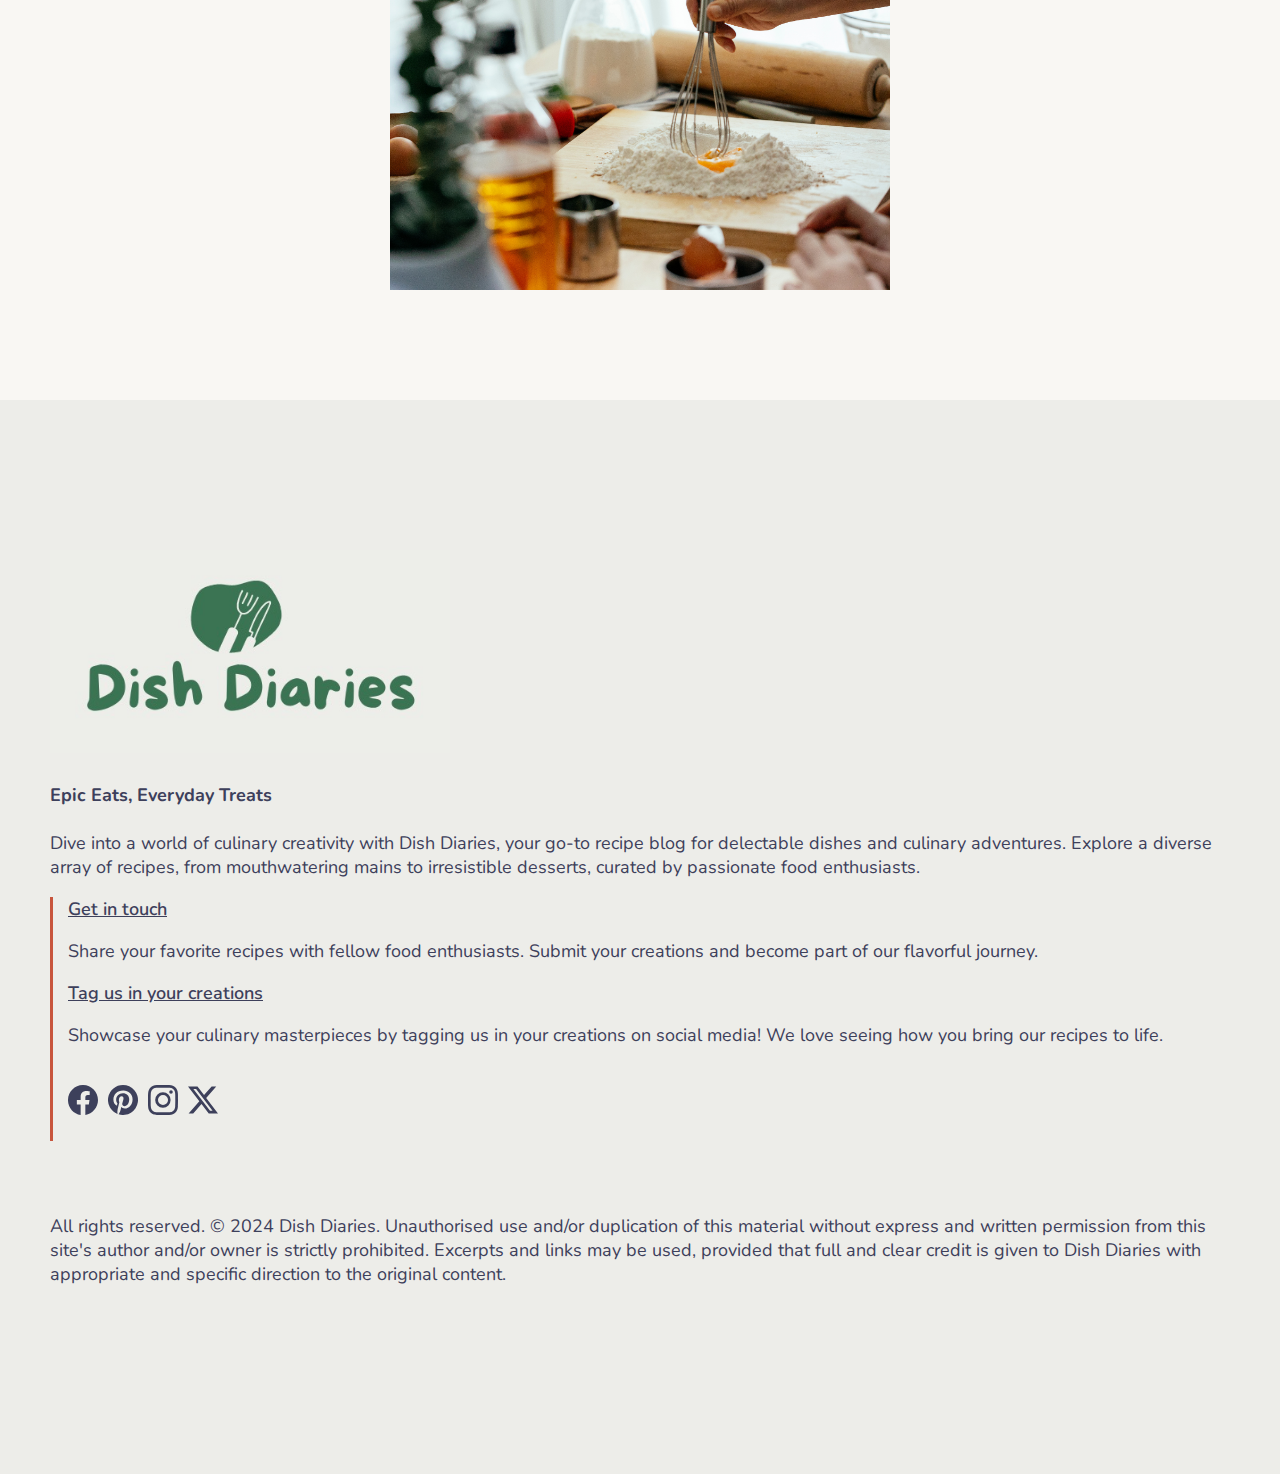
<file: pizza.html>
<!DOCTYPE html>
<html lang="en">

<head>
    <meta charset="UTF-8">
    <meta name="viewport" content="width=device-width, initial-scale=1.0">
    <title>Margherita Tomato Pizza Recipe - Dish Diaries</title>
    <link href="https://cdn.jsdelivr.net/npm/bootstrap@5.3.2/dist/css/bootstrap.min.css" rel="stylesheet"
        integrity="sha384-T3c6CoIi6uLrA9TneNEoa7RxnatzjcDSCmG1MXxSR1GAsXEV/Dwwykc2MPK8M2HN" crossorigin="anonymous">
    <link rel="stylesheet" href="./css/style.css">
    <link rel="preconnect" href="https://fonts.googleapis.com">
    <link rel="preconnect" href="https://fonts.gstatic.com" crossorigin>
    <link href="https://fonts.googleapis.com/css2?family=Nunito:wght@400;500;600;700&display=swap" rel="stylesheet">
</head>

<body>
    <nav id="navbar">
        <div class="container nav-container">

            <img class="nav-logo"
                alt="Logo of Dish Diaries. A green icon of a fork and knife and text that reads Dish Diaires"
                src="./Assets/DishDiairies-Logo.jpeg">

            <div class="nav-links">
                <a href="index.html">Home</a>
                <a href="recipes.html">Recipes</a>
                <a href="contact.html">Contact Us</a>
            </div>
        </div>
    </nav>

    <main class="content">
        <div class="container">
            <div class="row banner">
                <div class="col">
                    <h1> Margherita Tomato Pizza</h1>
                    <p class="page-description"> A perfect blend of fresh tomatoes, creamy mozzarella, and fragrant
                        basil on a crispy crust.
                    </p>



                    <div class="cta-button">
                        <a href="https://www.facebook.com/sharer/sharer.php?u=" target=_blank><button
                                class="recipe-button"> Share recipe</button></a>
                        <a href="#review_recipe"> <button class="recipe-button"> Review recipe</button> </a>
                    </div>
                </div>
                <div class="col"> <img class="hero-image"
                        alt="A birds eye shot of a margherita tomato pizza on a wooden serving board"
                        src="./Assets/Pizza.png"></div>
            </div>


            <div class="row recipe-page col-12">

                <div class="recipe-page-method col">
                    <div class="pb-3 green">
                        <h2 class="recipe-page-h2"> How to make Margherita Tomato Pizza</h2>
                        <h3 class="recipe-page-h3"> Ingredients</h3>
                        <h4> For the pizza dough:</h4>
                        <ul>
                            <li>300g all-purpose flour</li>
                            <li>7g instant yeast</li>
                            <li>5g salt</li>
                            <li>200ml lukewarm water</li>
                            <li>15ml olive oil</li>
                        </ul>
                        <h4> For the toppings:</h4>
                        <ul>
                            <li>200g fresh mozzarella cheese, sliced</li>
                            <li>2-3 ripe tomatoes, thinly sliced</li>
                            <li>1-2 cloves garlic, minced</li>
                            <li>Handful of fresh basil leaves</li>
                            <li>30ml olive oil</li>
                            <li>Salt and pepper to taste</li>
                        </ul>
                    </div>

                    <h3 class="recipe-page-h3">Method</h3>
                    <ol>
                        <li> Preheat your oven to the highest temperature (usually around 250°C to 280°C) and place a
                            pizza stone
                            or an upside-down baking sheet in the oven to heat up.</li>
                        <li>In a large mixing bowl, combine the all-purpose flour, instant yeast, and salt. Make a well
                            in the
                            center and pour in the lukewarm water and olive oil. Mix until a dough forms.</li>
                        <li>Turn the dough out onto a floured surface and knead for about 5-7 minutes until it becomes
                            smooth
                            and elastic. Shape the dough into a ball.</li>
                        <li>Place the dough ball in a lightly oiled bowl, cover it with a clean kitchen towel or plastic
                            wrap,
                            and let it rise in a warm place for about 1 hour or until doubled in size.</li>
                        <li>Once the dough has risen, punch it down and divide it into two equal portions. Roll out each
                            portion
                            into a thin circle, about 25cm in diameter.</li>
                        <li>Place the rolled-out dough circles on a piece of parchment paper.</li>
                        <li>Drizzle each pizza base with olive oil and sprinkle minced garlic over the top.</li>
                        <li>Arrange the sliced tomatoes evenly over the pizzas. Season with salt and pepper to taste.
                        </li>
                        <li>Tear the fresh mozzarella cheese into pieces and scatter them over the tomatoes.</li>
                        <li>Slide the pizzas (still on the parchment paper) onto the preheated pizza stone or baking
                            sheet in
                            the oven.</li>
                        <li>Bake for 10-12 minutes or until the crust is golden and the cheese is bubbly and melted.
                        </li>
                        <li>Remove the pizzas from the oven and sprinkle fresh basil leaves over the top. </li>
                        <li>Slice the pizzas and serve hot. Enjoy your homemade Margherita Tomato Pizza!</li>
                    </ol>


                    <p>Feel free to customize your pizza by adding extra toppings like olives, mushrooms, or roasted red
                        peppers if desired. Buon appetito! </p>



                    <h4 id="review_recipe" class="recipe-page-h4"> Let your taste buds speak!</h4>
                    <p> Share your feedback and let others know the deliciousness that awaits with every bite. Your
                        opinion shapes the recipe journey for fellow food enthusiasts.</p>
                    <div class="rating-stars">
                        <svg xmlns="http://www.w3.org/2000/svg" width="40" height="40" fill="currentColor"
                            stroke-width="0.5" stroke="black" class="bi bi-star-fill star" viewBox="0 0 16 16"
                            data-rating="1">
                            <path
                                d="M3.612 15.443c-.386.198-.824-.149-.746-.592l.83-4.73L.173 6.765c-.329-.314-.158-.888.283-.95l4.898-.696L7.538.792c.197-.39.73-.39.927 0l2.184 4.327 4.898.696c.441.062.612.636.282.95l-3.522 3.356.83 4.73c.078.443-.36.79-.746.592L8 13.187l-4.389 2.256z" />
                        </svg>
                        <svg xmlns="http://www.w3.org/2000/svg" width="40" height="40" fill="currentColor"
                            stroke-width="0.5" stroke="black" class="bi bi-star-fill star" viewBox="0 0 16 16"
                            data-rating="2">
                            <path
                                d="M3.612 15.443c-.386.198-.824-.149-.746-.592l.83-4.73L.173 6.765c-.329-.314-.158-.888.283-.95l4.898-.696L7.538.792c.197-.39.73-.39.927 0l2.184 4.327 4.898.696c.441.062.612.636.282.95l-3.522 3.356.83 4.73c.078.443-.36.79-.746.592L8 13.187l-4.389 2.256z" />
                        </svg>
                        <svg xmlns="http://www.w3.org/2000/svg" width="40" height="40" fill="currentColor"
                            stroke-width="0.5" stroke="black" class="bi bi-star-fill star" viewBox="0 0 16 16"
                            data-rating="3">
                            <path
                                d="M3.612 15.443c-.386.198-.824-.149-.746-.592l.83-4.73L.173 6.765c-.329-.314-.158-.888.283-.95l4.898-.696L7.538.792c.197-.39.73-.39.927 0l2.184 4.327 4.898.696c.441.062.612.636.282.95l-3.522 3.356.83 4.73c.078.443-.36.79-.746.592L8 13.187l-4.389 2.256z" />
                        </svg>
                        <svg xmlns="http://www.w3.org/2000/svg" width="40" height="40" fill="currentColor"
                            stroke-width="0.5" stroke="black" class="bi bi-star-fill star" viewBox="0 0 16 16"
                            data-rating="4">
                            <path
                                d="M3.612 15.443c-.386.198-.824-.149-.746-.592l.83-4.73L.173 6.765c-.329-.314-.158-.888.283-.95l4.898-.696L7.538.792c.197-.39.73-.39.927 0l2.184 4.327 4.898.696c.441.062.612.636.282.95l-3.522 3.356.83 4.73c.078.443-.36.79-.746.592L8 13.187l-4.389 2.256z" />
                        </svg>
                        <svg xmlns="http://www.w3.org/2000/svg" width="40" height="40" fill="currentColor"
                            stroke-width="0.5" stroke="black" class="bi bi-star-fill star" viewBox="0 0 16 16"
                            data-rating="5">
                            <path
                                d="M3.612 15.443c-.386.198-.824-.149-.746-.592l.83-4.73L.173 6.765c-.329-.314-.158-.888.283-.95l4.898-.696L7.538.792c.197-.39.73-.39.927 0l2.184 4.327 4.898.696c.441.062.612.636.282.95l-3.522 3.356.83 4.73c.078.443-.36.79-.746.592L8 13.187l-4.389 2.256z" />
                        </svg>
                    </div>
                </div>
            </div>

            <hr>
            <div class="row recipe-page">
                <div class="col">
                    <h2> Want to share your recipes?</h2>
                    <p> Join our community of food lovers and showcase your culinary creations to the world.
                    </p>
                    <a href="contact.html">
                        <button> Submit your recipes! </button>
                    </a>
                </div>
                <div class="col"> <img class="hero-image"
                        alt="A hand mixing some pasta dough in a kitchen. A mixture of flour and eggs."
                        src="./Assets/making-pasta.png"></div>
            </div>
        </div>



    </main>
    <footer>
        <div class="container">

            <div class="row">

                <div class="col-5">
                    <img class="logo-footer" src="./Assets/DishDiairies-Logo.jpeg"
                        alt="Logo of Dish Diaries. A green icon of a fork and knife and text that reads Dish Diaires">
                    <h4>Epic Eats, Everyday Treats</h4>
                    <p> Dive into a world of culinary creativity with Dish Diaries, your go-to recipe blog for
                        delectable dishes and
                        culinary adventures. Explore a diverse array of recipes, from mouthwatering mains to
                        irresistible desserts,
                        curated by passionate food enthusiasts.
                    </p>
                </div>

                <div class="col-2">

                </div>

                <div class="col-5 social-footer vertical-line">

                    <a class="footer-links" href="contact.html">
                        Get in touch
                    </a>
                    <p> Share your favorite recipes with fellow food enthusiasts. Submit your creations and become part
                        of our flavorful journey.
                    </p>



                    <a class="footer-links" href="https://www.instagram.com/" target="_blank">
                        Tag us in your creations
                    </a>
                    <p> Showcase your culinary masterpieces by tagging us in your creations on social media! We love
                        seeing how you bring our recipes to life.
                    </p>
                    <div class="social-icons">
                        <a class="social-link" href="https://www.facebook.com/" target="_blank"> <svg
                                xmlns="http://www.w3.org/2000/svg" width="30" height="30" fill="currentColor"
                                class="bi bi-facebook social-icon" viewBox="0 0 16 16">
                                <path
                                    d="M16 8.049c0-4.446-3.582-8.05-8-8.05C3.58 0-.002 3.603-.002 8.05c0 4.017 2.926 7.347 6.75 7.951v-5.625h-2.03V8.05H6.75V6.275c0-2.017 1.195-3.131 3.022-3.131.876 0 1.791.157 1.791.157v1.98h-1.009c-.993 0-1.303.621-1.303 1.258v1.51h2.218l-.354 2.326H9.25V16c3.824-.604 6.75-3.934 6.75-7.951" />
                            </svg>
                        </a>
                        <a class="social-link" href="https://www.pinterest.co.uk/" target="_blank">
                            <svg xmlns="http://www.w3.org/2000/svg" width="30" height="30" fill="currentColor"
                                class="bi bi-pinterest social-icon" viewBox="0 0 16 16">
                                <path
                                    d="M8 0a8 8 0 0 0-2.915 15.452c-.07-.633-.134-1.606.027-2.297.146-.625.938-3.977.938-3.977s-.239-.479-.239-1.187c0-1.113.645-1.943 1.448-1.943.682 0 1.012.512 1.012 1.127 0 .686-.437 1.712-.663 2.663-.188.796.4 1.446 1.185 1.446 1.422 0 2.515-1.5 2.515-3.664 0-1.915-1.377-3.254-3.342-3.254-2.276 0-3.612 1.707-3.612 3.471 0 .688.265 1.425.595 1.826a.24.24 0 0 1 .056.23c-.061.252-.196.796-.222.907-.035.146-.116.177-.268.107-1-.465-1.624-1.926-1.624-3.1 0-2.523 1.834-4.84 5.286-4.84 2.775 0 4.932 1.977 4.932 4.62 0 2.757-1.739 4.976-4.151 4.976-.811 0-1.573-.421-1.834-.919l-.498 1.902c-.181.695-.669 1.566-.995 2.097A8 8 0 1 0 8 0" />
                            </svg>
                        </a>
                        <a class="social-link" href="https://www.instagram.com/" target="_blank">
                            <svg xmlns="http://www.w3.org/2000/svg" width="30" height="30" fill="currentColor"
                                class="bi bi-instagram social-icon" viewBox="0 0 16 16">
                                <path
                                    d="M8 0C5.829 0 5.556.01 4.703.048 3.85.088 3.269.222 2.76.42a3.9 3.9 0 0 0-1.417.923A3.9 3.9 0 0 0 .42 2.76C.222 3.268.087 3.85.048 4.7.01 5.555 0 5.827 0 8.001c0 2.172.01 2.444.048 3.297.04.852.174 1.433.372 1.942.205.526.478.972.923 1.417.444.445.89.719 1.416.923.51.198 1.09.333 1.942.372C5.555 15.99 5.827 16 8 16s2.444-.01 3.298-.048c.851-.04 1.434-.174 1.943-.372a3.9 3.9 0 0 0 1.416-.923c.445-.445.718-.891.923-1.417.197-.509.332-1.09.372-1.942C15.99 10.445 16 10.173 16 8s-.01-2.445-.048-3.299c-.04-.851-.175-1.433-.372-1.941a3.9 3.9 0 0 0-.923-1.417A3.9 3.9 0 0 0 13.24.42c-.51-.198-1.092-.333-1.943-.372C10.443.01 10.172 0 7.998 0zm-.717 1.442h.718c2.136 0 2.389.007 3.232.046.78.035 1.204.166 1.486.275.373.145.64.319.92.599s.453.546.598.92c.11.281.24.705.275 1.485.039.843.047 1.096.047 3.231s-.008 2.389-.047 3.232c-.035.78-.166 1.203-.275 1.485a2.5 2.5 0 0 1-.599.919c-.28.28-.546.453-.92.598-.28.11-.704.24-1.485.276-.843.038-1.096.047-3.232.047s-2.39-.009-3.233-.047c-.78-.036-1.203-.166-1.485-.276a2.5 2.5 0 0 1-.92-.598 2.5 2.5 0 0 1-.6-.92c-.109-.281-.24-.705-.275-1.485-.038-.843-.046-1.096-.046-3.233s.008-2.388.046-3.231c.036-.78.166-1.204.276-1.486.145-.373.319-.64.599-.92s.546-.453.92-.598c.282-.11.705-.24 1.485-.276.738-.034 1.024-.044 2.515-.045zm4.988 1.328a.96.96 0 1 0 0 1.92.96.96 0 0 0 0-1.92m-4.27 1.122a4.109 4.109 0 1 0 0 8.217 4.109 4.109 0 0 0 0-8.217m0 1.441a2.667 2.667 0 1 1 0 5.334 2.667 2.667 0 0 1 0-5.334" />
                            </svg>
                        </a>
                        <a class="social-link" href="https://twitter.com/" target="_blank">
                            <svg xmlns="http://www.w3.org/2000/svg" width="30" height="30" fill="currentColor"
                                class="bi bi-twitter-x social-icon" viewBox="0 0 16 16">
                                <path
                                    d="M12.6.75h2.454l-5.36 6.142L16 15.25h-4.937l-3.867-5.07-4.425 5.07H.316l5.733-6.57L0 .75h5.063l3.495 4.633L12.601.75Zm-.86 13.028h1.36L4.323 2.145H2.865z" />
                            </svg>
                        </a>
                    </div>
                </div>


            </div>
            <div class="row footer-copyright">
                <p>All rights reserved. © 2024 Dish Diaries. Unauthorised use and/or duplication of this
                    material without express and written permission from this site's author and/or owner is strictly
                    prohibited. Excerpts and links may be used, provided that full and clear credit is given to Dish
                    Diaries with appropriate and specific direction to the original content.</p>
            </div>
    </footer>
    <script src="https://cdn.jsdelivr.net/npm/bootstrap@5.3.2/dist/js/bootstrap.bundle.min.js"
        integrity="sha384-C6RzsynM9kWDrMNeT87bh95OGNyZPhcTNXj1NW7RuBCsyN/o0jlpcV8Qyq46cDfL"
        crossorigin="anonymous"></script>

    <script src="script.js"></script>
</body>

</html>
</file>
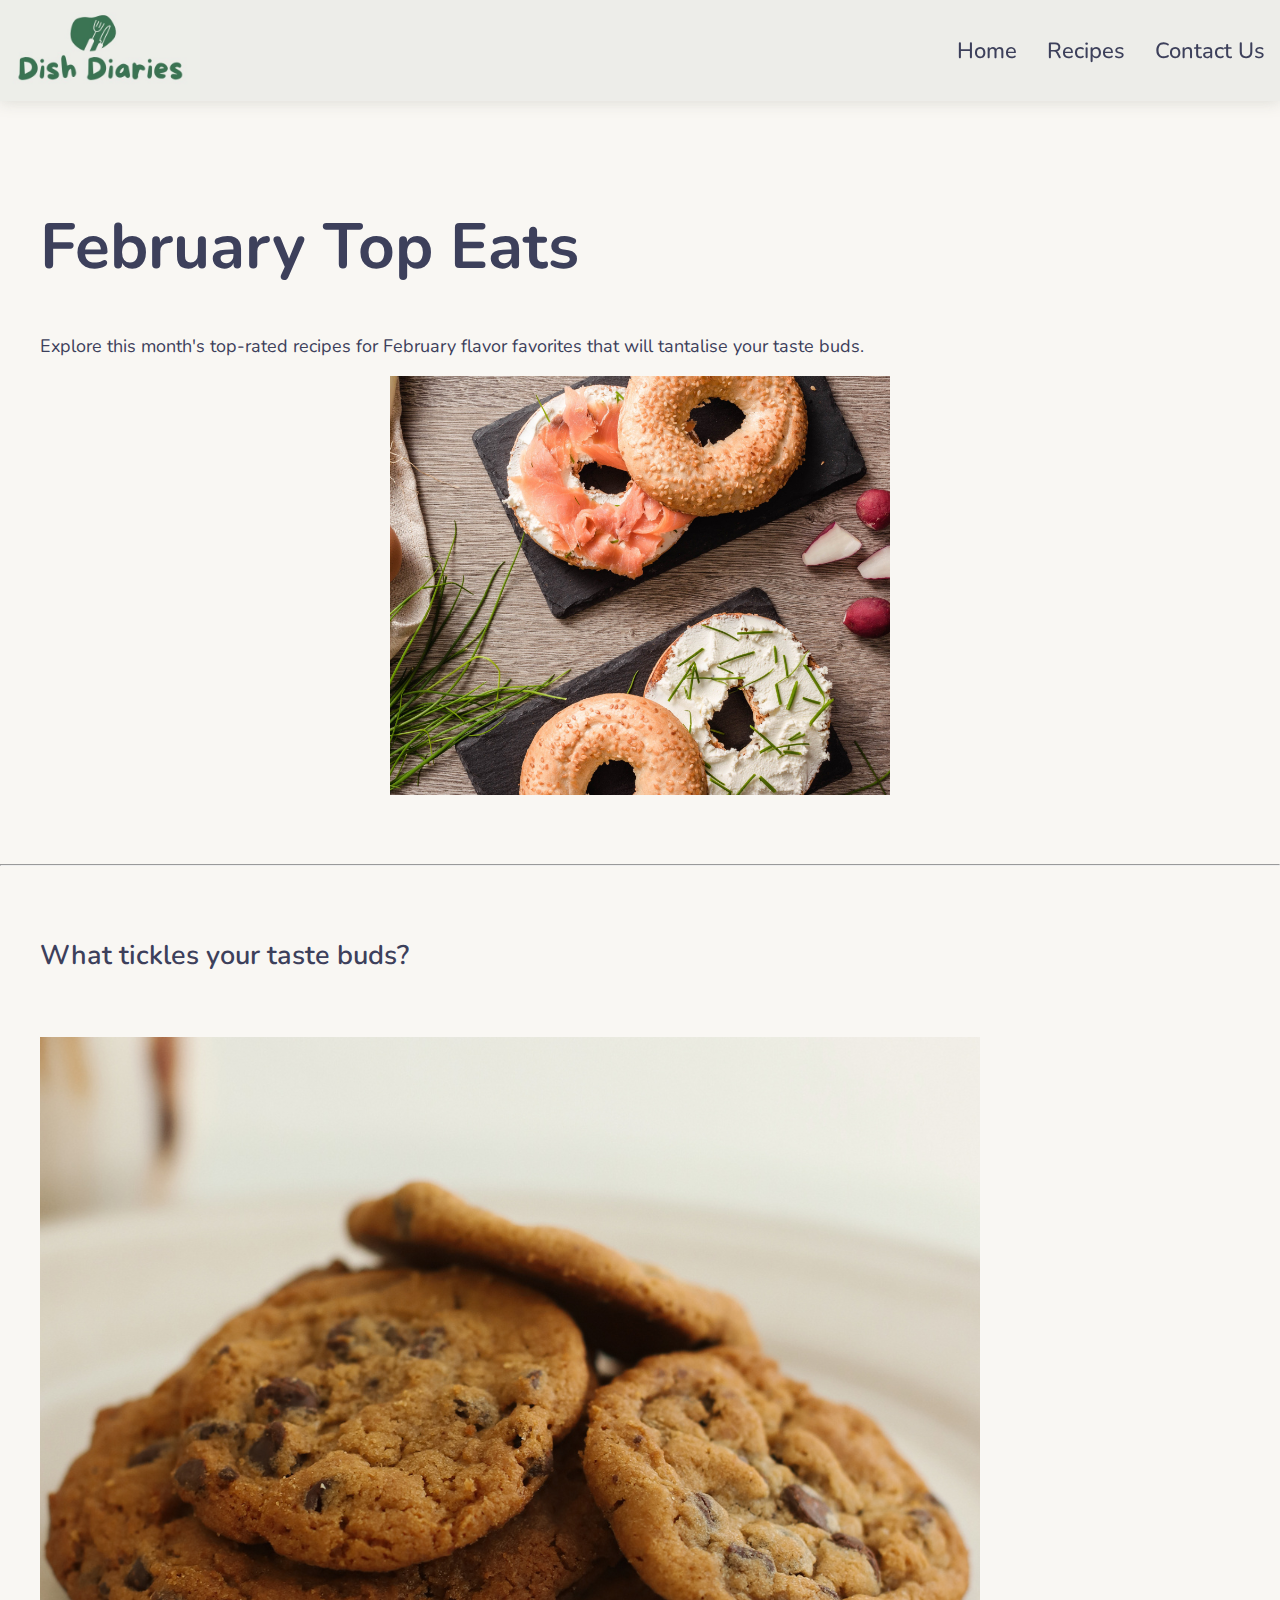
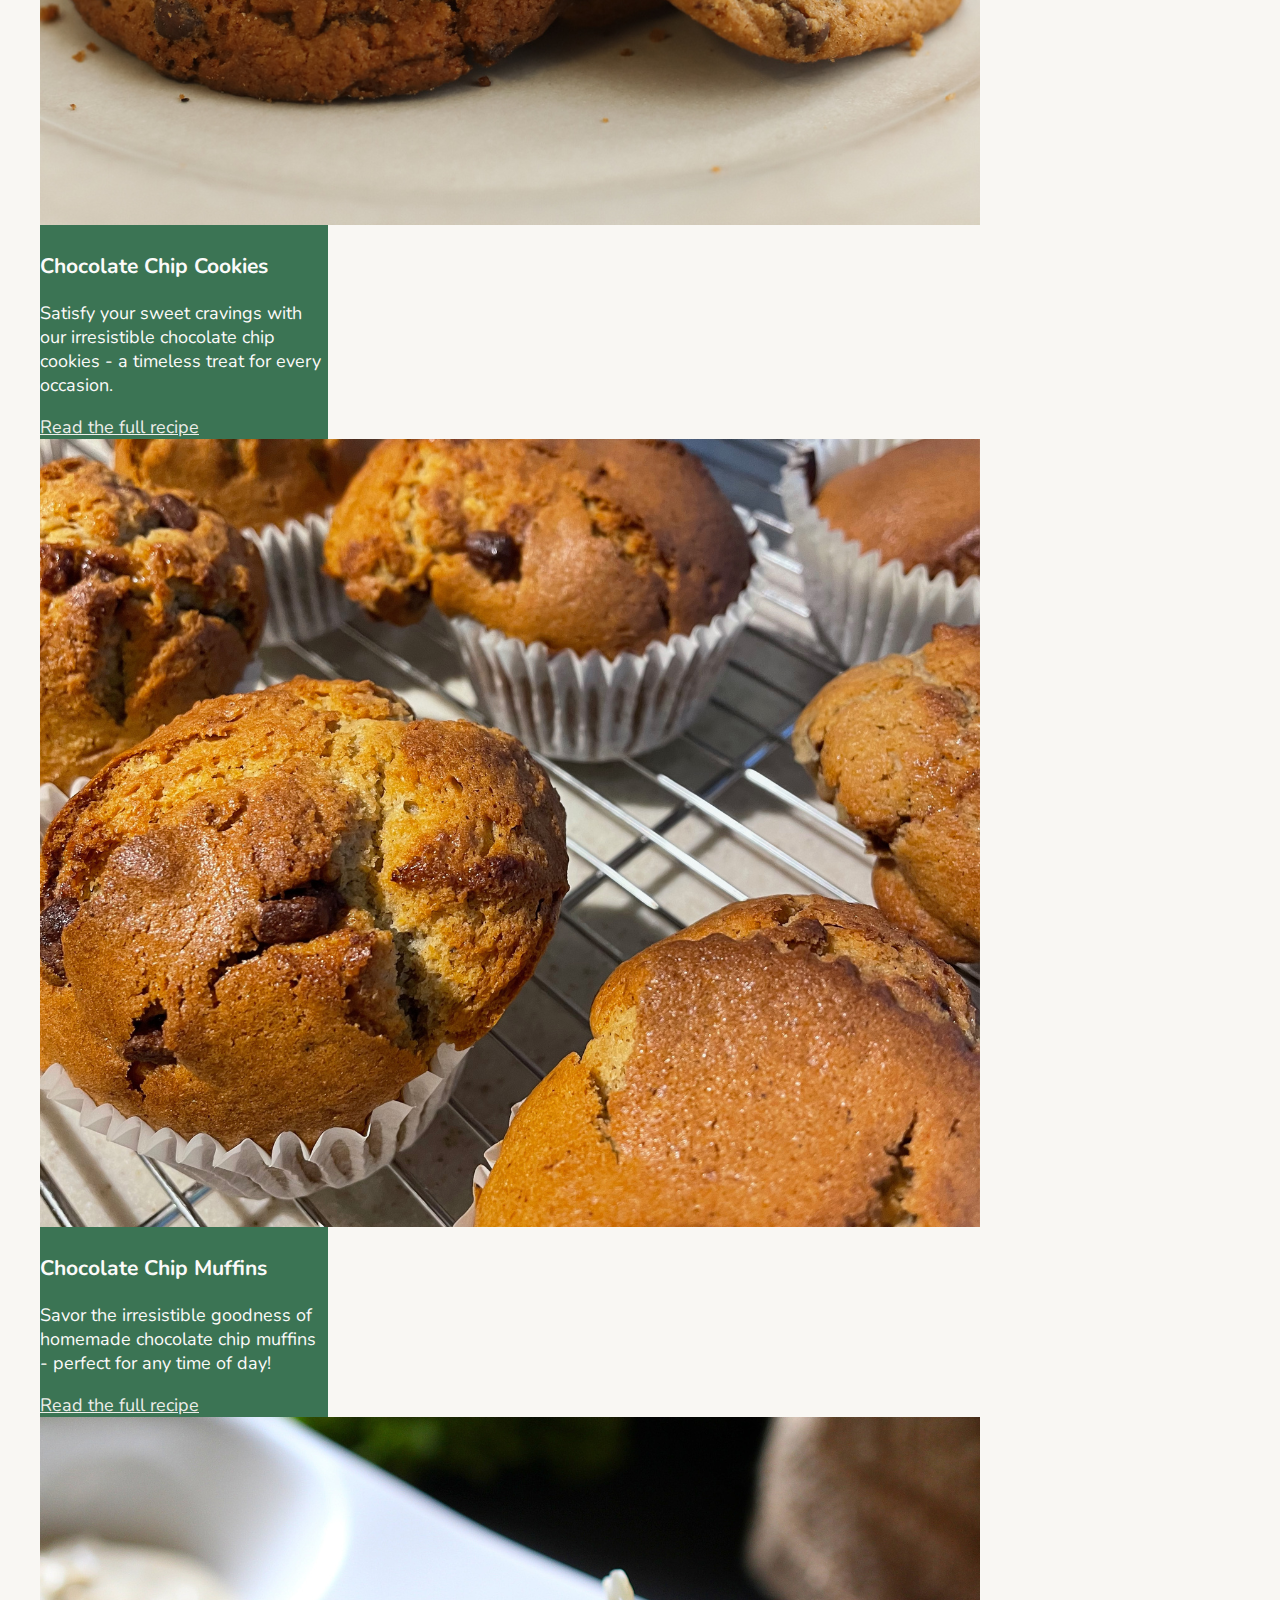
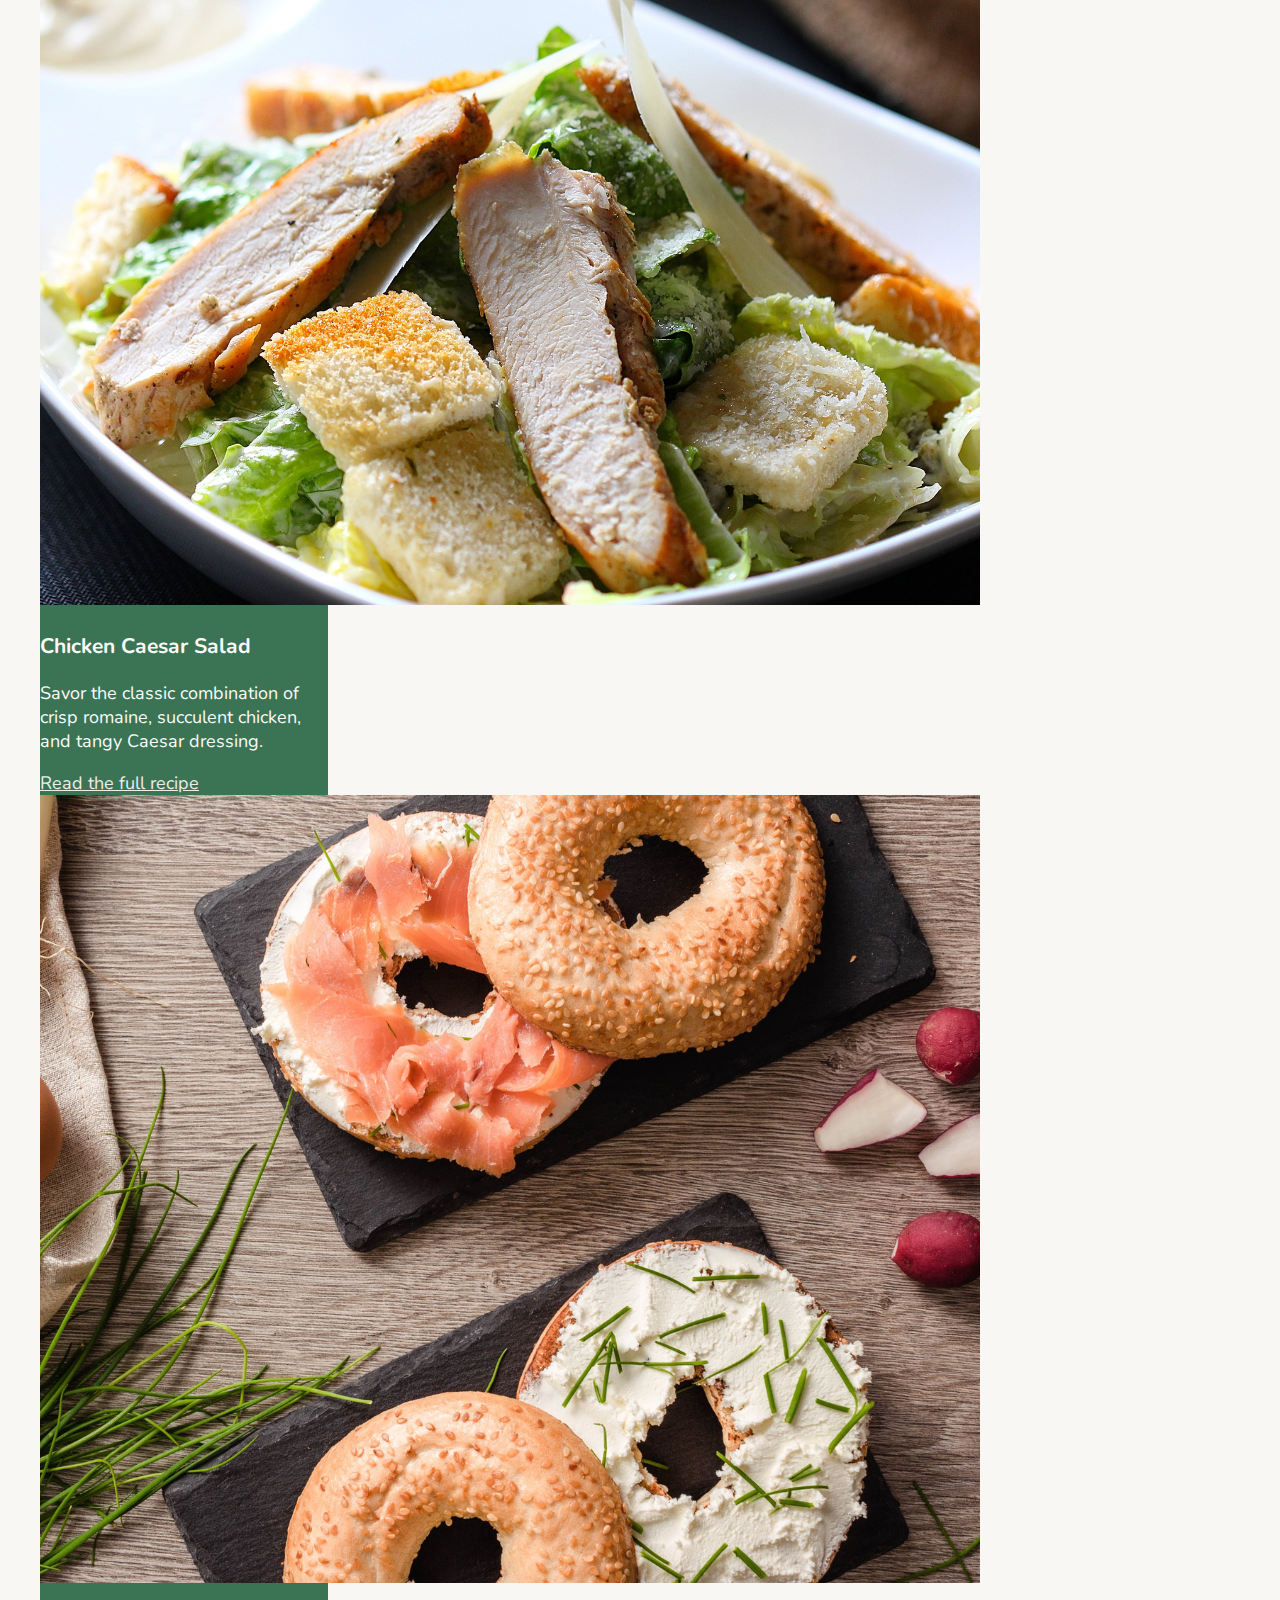
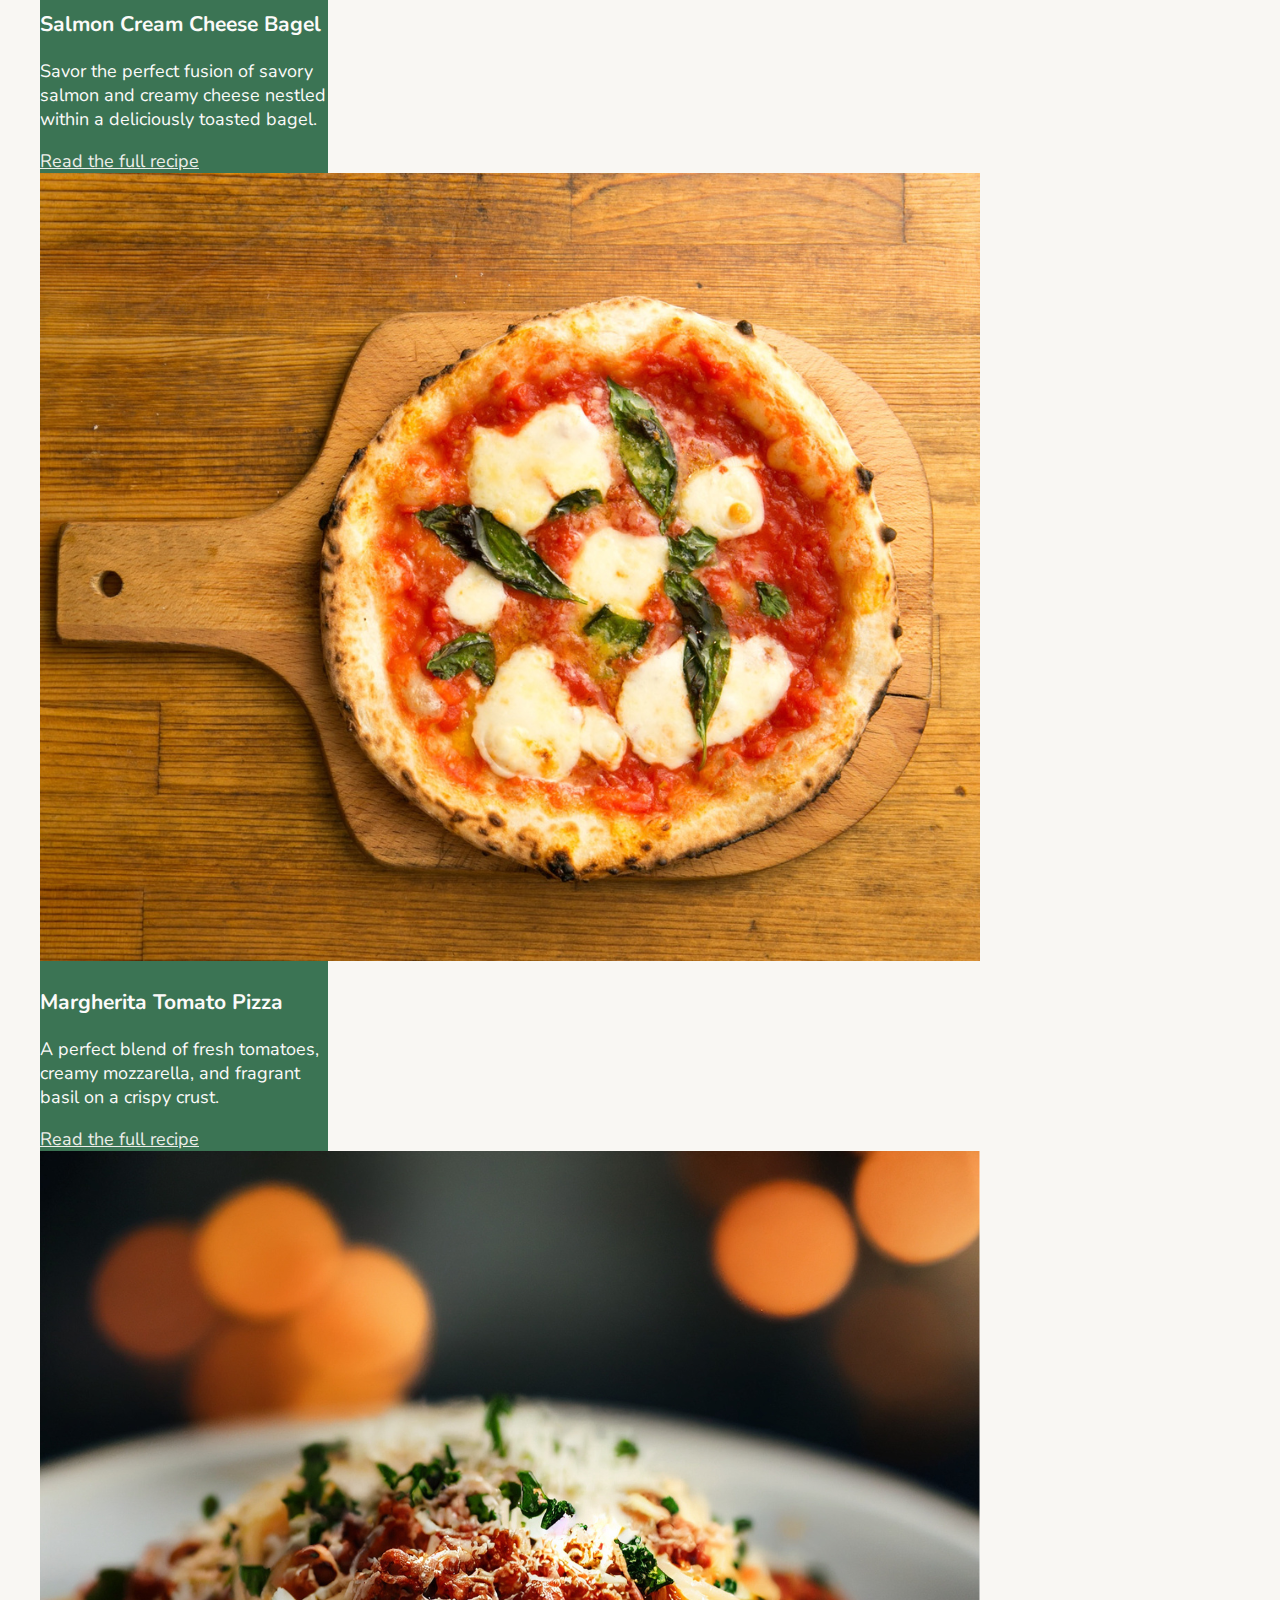
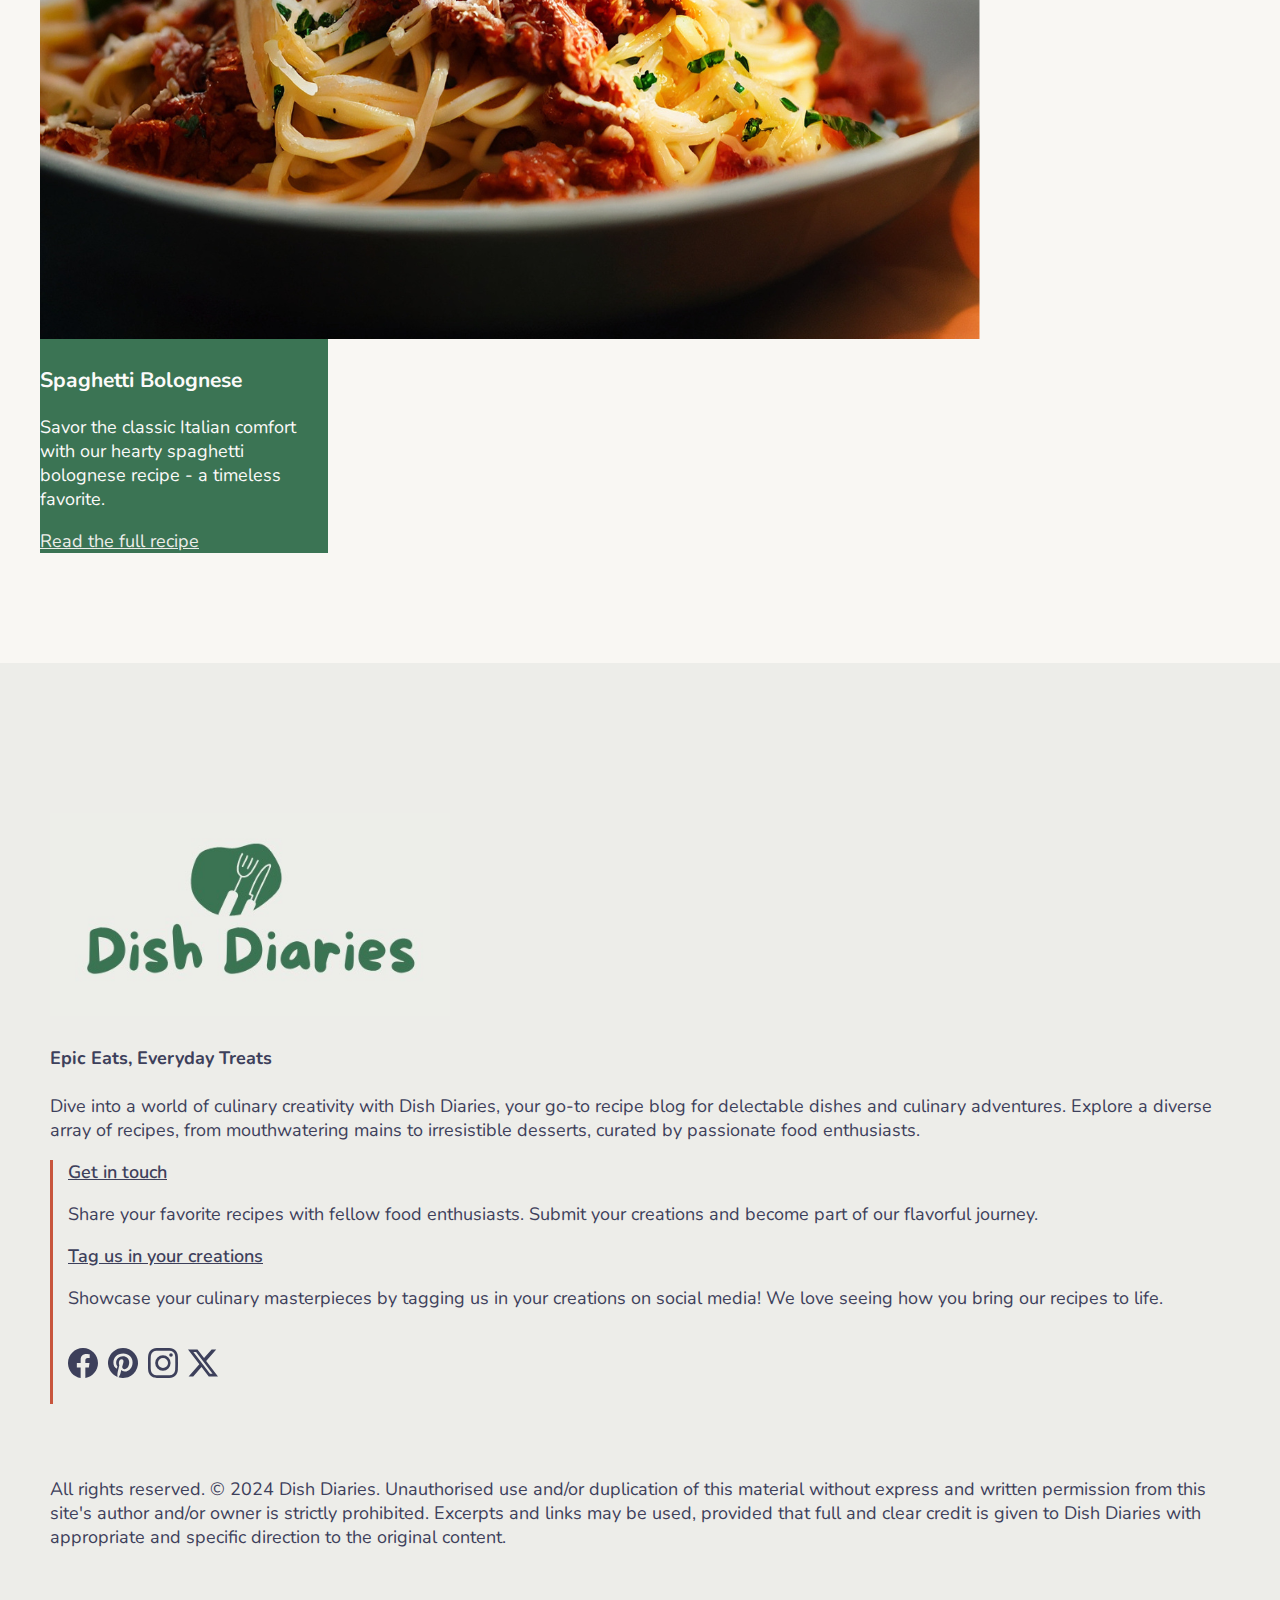
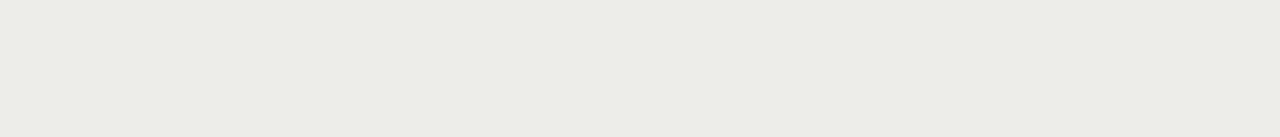
<file: recipes.html>
<!DOCTYPE html>
<html lang="en">

<head>
    <meta charset="UTF-8">
    <meta name="viewport" content="width=device-width, initial-scale=1.0">
    <title>Recipes - Dish Diaries Food Blog</title>
    <link href="https://cdn.jsdelivr.net/npm/bootstrap@5.3.2/dist/css/bootstrap.min.css" rel="stylesheet"
        integrity="sha384-T3c6CoIi6uLrA9TneNEoa7RxnatzjcDSCmG1MXxSR1GAsXEV/Dwwykc2MPK8M2HN" crossorigin="anonymous">
    <link rel="stylesheet" href="./css/style.css">
    <link rel="preconnect" href="https://fonts.googleapis.com">
    <link rel="preconnect" href="https://fonts.gstatic.com" crossorigin>
    <link href="https://fonts.googleapis.com/css2?family=Nunito:wght@400;500;600;700&display=swap" rel="stylesheet">
</head>

<body>
    <nav id="navbar">
        <div class="container nav-container">

            <img class="nav-logo"
                alt="Logo of Dish Diaries. A green icon of a fork and knife and text that reads Dish Diaires"
                src="./Assets/DishDiairies-Logo.jpeg">

            <div class="nav-links">
                <a href="index.html">Home</a>
                <a href="recipes.html">Recipes</a>
                <a href="contact.html">Contact Us</a>
            </div>
        </div>
    </nav>
    <main class="content">
        <div class="container">
            <div class="row banner">
                <div class="col">
                    <h1> February Top Eats</h1>
                    <p class="mt-3"> Explore this month's top-rated recipes for February flavor favorites that will
                        tantalise your
                        taste buds.
                    </p>

                </div>
                <div class="col"> <img class="hero-image" alt="A birds eye shot of an open salmon and cheese bagel"
                        src="./Assets/Salmon-bagel.png"></div>
            </div>
            <hr>
            <div class="recipe-cards-home">
                <div class="row">
                    <div class="col">
                        <h2> What tickles your taste buds?</h2>
                    </div>
                </div>

                <div class="row column-gap-3 mb-5">
                    <div class="col mt-3">
                        <div class="card" style="width: 18rem;">
                            <img src="./Assets/Cookies.png" class="card-img-top"
                                alt="A plate full of chocolate chip cookies">
                            <div class="card-body">
                                <h3> Chocolate Chip Cookies</h3>
                                <p class="card-text">Satisfy your sweet cravings with our irresistible chocolate chip
                                    cookies - a timeless treat for every occasion.</p>
                                <a class="recipe-links" href="cookie-recipe.html"> Read the full recipe</a>
                            </div>
                        </div>
                    </div>
                    <div class="col">
                        <div class="card mt-3" style="width: 18rem;">
                            <img src="./Assets/Chocolate-Muffins.png" class="card-img-top"
                                alt="A close up of chocolate chip muffins cooling down on a wired rack">
                            <div class="card-body">
                                <h3> Chocolate Chip Muffins</h3>
                                <p class="card-text">Savor the irresistible goodness of homemade chocolate chip muffins
                                    - perfect for any time of day!</p>
                                <a class="recipe-links" href="muffin-recipe.html"> Read the full recipe</a>
                            </div>
                        </div>
                    </div>
                    <div class="col">
                        <div class="card mt-3" style="width: 18rem;">
                            <img src="./Assets/chicken-salad.png"
                                alt="A close up of a chicken caesar salad in a bowl, with chicken, croutons, and romaine lettuce"
                                class="card-img-top">
                            <div class="card-body">
                                <h3> Chicken Caesar Salad</h3>
                                <p class="card-text">Savor the classic combination of crisp romaine, succulent chicken,
                                    and tangy Caesar dressing.</p>
                                <a class="recipe-links" href="caesar-salad.html"> Read the full recipe</a>
                            </div>
                        </div>
                    </div>

                </div>

                <div class="row column-gap-3">
                    <div class="col">
                        <div class="card mt-3" style="width: 18rem;">
                            <img src="./Assets/Salmon-bagel.png" class="card-img-top"
                                alt="A birds eye shot of an open salmon and cheese bagel">
                            <div class="card-body">
                                <h3> Salmon Cream Cheese Bagel</h3>
                                <p class="card-text">Savor the perfect fusion of savory salmon and creamy cheese nestled
                                    within a deliciously toasted bagel.</p>
                                <a class="recipe-links" href="salmon-bagel.html"> Read the full recipe</a>
                            </div>
                        </div>
                    </div>
                    <div class="col">
                        <div class="card mt-3" style="width: 18rem;">
                            <img src="./Assets/Pizza.png" class="card-img-top"
                                alt="A birds eye shot of a margherita tomato pizza on a wooden serving board">
                            <div class="card-body">
                                <h3> Margherita Tomato Pizza</h3>
                                <p class="card-text">A perfect blend of fresh tomatoes, creamy mozzarella, and fragrant
                                    basil on a crispy crust.</p>
                                <a class="recipe-links" href="pizza.html"> Read the full recipe </a>
                            </div>
                        </div>
                    </div>
                    <div class="col">
                        <div class="card mt-3" style="width: 18rem;">
                            <img src="./Assets/Spaghetti.png" class="card-img-top"
                                alt="A close up of a bowl of Spaghetti Bolognese">
                            <div class="card-body">
                                <h3> Spaghetti Bolognese</h3>
                                <p class="card-text">Savor the classic Italian comfort with our hearty spaghetti
                                    bolognese recipe - a timeless favorite.</p>
                                <a class="recipe-links" href="spaghetti.html"> Read the full recipe</a>
                            </div>
                        </div>
                    </div>

                </div>
            </div>
    </main>
    <footer>
        <div class="container">

            <div class="row">

                <div class="col">
                    <img class="logo-footer" src="./Assets/DishDiairies-Logo.jpeg"
                        alt="Logo of Dish Diaries. A green icon of a fork and knife and text that reads Dish Diaires">
                    <h4>Epic Eats, Everyday Treats</h4>
                    <p> Dive into a world of culinary creativity with Dish Diaries, your go-to recipe blog for
                        delectable dishes and
                        culinary adventures. Explore a diverse array of recipes, from mouthwatering mains to
                        irresistible desserts,
                        curated by passionate food enthusiasts.
                    </p>
                </div>

                <div class="col-2">

                </div>

                <div class="col social-footer vertical-line">

                    <a class="footer-links" href="contact.html">
                        Get in touch
                    </a>
                    <p> Share your favorite recipes with fellow food enthusiasts. Submit your creations and become part
                        of our flavorful journey.
                    </p>



                    <a class="footer-links" href="https://www.instagram.com/" target="_blank">
                        Tag us in your creations
                    </a>
                    <p> Showcase your culinary masterpieces by tagging us in your creations on social media! We love
                        seeing how you bring our recipes to life.
                    </p>
                    <div class="social-icons">
                        <a class="social-link" href="https://www.facebook.com/" target="_blank"> <svg
                                xmlns="http://www.w3.org/2000/svg" width="30" height="30" fill="currentColor"
                                class="bi bi-facebook social-icon" viewBox="0 0 16 16">
                                <path
                                    d="M16 8.049c0-4.446-3.582-8.05-8-8.05C3.58 0-.002 3.603-.002 8.05c0 4.017 2.926 7.347 6.75 7.951v-5.625h-2.03V8.05H6.75V6.275c0-2.017 1.195-3.131 3.022-3.131.876 0 1.791.157 1.791.157v1.98h-1.009c-.993 0-1.303.621-1.303 1.258v1.51h2.218l-.354 2.326H9.25V16c3.824-.604 6.75-3.934 6.75-7.951" />
                            </svg>
                        </a>
                        <a class="social-link" href="https://www.pinterest.co.uk/" target="_blank">
                            <svg xmlns="http://www.w3.org/2000/svg" width="30" height="30" fill="currentColor"
                                class="bi bi-pinterest social-icon" viewBox="0 0 16 16">
                                <path
                                    d="M8 0a8 8 0 0 0-2.915 15.452c-.07-.633-.134-1.606.027-2.297.146-.625.938-3.977.938-3.977s-.239-.479-.239-1.187c0-1.113.645-1.943 1.448-1.943.682 0 1.012.512 1.012 1.127 0 .686-.437 1.712-.663 2.663-.188.796.4 1.446 1.185 1.446 1.422 0 2.515-1.5 2.515-3.664 0-1.915-1.377-3.254-3.342-3.254-2.276 0-3.612 1.707-3.612 3.471 0 .688.265 1.425.595 1.826a.24.24 0 0 1 .056.23c-.061.252-.196.796-.222.907-.035.146-.116.177-.268.107-1-.465-1.624-1.926-1.624-3.1 0-2.523 1.834-4.84 5.286-4.84 2.775 0 4.932 1.977 4.932 4.62 0 2.757-1.739 4.976-4.151 4.976-.811 0-1.573-.421-1.834-.919l-.498 1.902c-.181.695-.669 1.566-.995 2.097A8 8 0 1 0 8 0" />
                            </svg>
                        </a>
                        <a class="social-link" href="https://www.instagram.com/" target="_blank">
                            <svg xmlns="http://www.w3.org/2000/svg" width="30" height="30" fill="currentColor"
                                class="bi bi-instagram social-icon" viewBox="0 0 16 16">
                                <path
                                    d="M8 0C5.829 0 5.556.01 4.703.048 3.85.088 3.269.222 2.76.42a3.9 3.9 0 0 0-1.417.923A3.9 3.9 0 0 0 .42 2.76C.222 3.268.087 3.85.048 4.7.01 5.555 0 5.827 0 8.001c0 2.172.01 2.444.048 3.297.04.852.174 1.433.372 1.942.205.526.478.972.923 1.417.444.445.89.719 1.416.923.51.198 1.09.333 1.942.372C5.555 15.99 5.827 16 8 16s2.444-.01 3.298-.048c.851-.04 1.434-.174 1.943-.372a3.9 3.9 0 0 0 1.416-.923c.445-.445.718-.891.923-1.417.197-.509.332-1.09.372-1.942C15.99 10.445 16 10.173 16 8s-.01-2.445-.048-3.299c-.04-.851-.175-1.433-.372-1.941a3.9 3.9 0 0 0-.923-1.417A3.9 3.9 0 0 0 13.24.42c-.51-.198-1.092-.333-1.943-.372C10.443.01 10.172 0 7.998 0zm-.717 1.442h.718c2.136 0 2.389.007 3.232.046.78.035 1.204.166 1.486.275.373.145.64.319.92.599s.453.546.598.92c.11.281.24.705.275 1.485.039.843.047 1.096.047 3.231s-.008 2.389-.047 3.232c-.035.78-.166 1.203-.275 1.485a2.5 2.5 0 0 1-.599.919c-.28.28-.546.453-.92.598-.28.11-.704.24-1.485.276-.843.038-1.096.047-3.232.047s-2.39-.009-3.233-.047c-.78-.036-1.203-.166-1.485-.276a2.5 2.5 0 0 1-.92-.598 2.5 2.5 0 0 1-.6-.92c-.109-.281-.24-.705-.275-1.485-.038-.843-.046-1.096-.046-3.233s.008-2.388.046-3.231c.036-.78.166-1.204.276-1.486.145-.373.319-.64.599-.92s.546-.453.92-.598c.282-.11.705-.24 1.485-.276.738-.034 1.024-.044 2.515-.045zm4.988 1.328a.96.96 0 1 0 0 1.92.96.96 0 0 0 0-1.92m-4.27 1.122a4.109 4.109 0 1 0 0 8.217 4.109 4.109 0 0 0 0-8.217m0 1.441a2.667 2.667 0 1 1 0 5.334 2.667 2.667 0 0 1 0-5.334" />
                            </svg>
                        </a>
                        <a class="social-link" href="https://twitter.com/" target="_blank">
                            <svg xmlns="http://www.w3.org/2000/svg" width="30" height="30" fill="currentColor"
                                class="bi bi-twitter-x social-icon" viewBox="0 0 16 16">
                                <path
                                    d="M12.6.75h2.454l-5.36 6.142L16 15.25h-4.937l-3.867-5.07-4.425 5.07H.316l5.733-6.57L0 .75h5.063l3.495 4.633L12.601.75Zm-.86 13.028h1.36L4.323 2.145H2.865z" />
                            </svg>
                        </a>
                    </div>
                </div>


            </div>
            <div class="row footer-copyright">
                <p>All rights reserved. © 2024 Dish Diaries. Unauthorised use and/or duplication of this
                    material without express and written permission from this site's author and/or owner is strictly
                    prohibited. Excerpts and links may be used, provided that full and clear credit is given to Dish
                    Diaries with appropriate and specific direction to the original content.</p>
            </div>
    </footer>



    <script src="https://cdn.jsdelivr.net/npm/bootstrap@5.3.2/dist/js/bootstrap.bundle.min.js"
        integrity="sha384-C6RzsynM9kWDrMNeT87bh95OGNyZPhcTNXj1NW7RuBCsyN/o0jlpcV8Qyq46cDfL"
        crossorigin="anonymous"></script>

    <script src="script.js"></script>
</body>

</html>
</file>
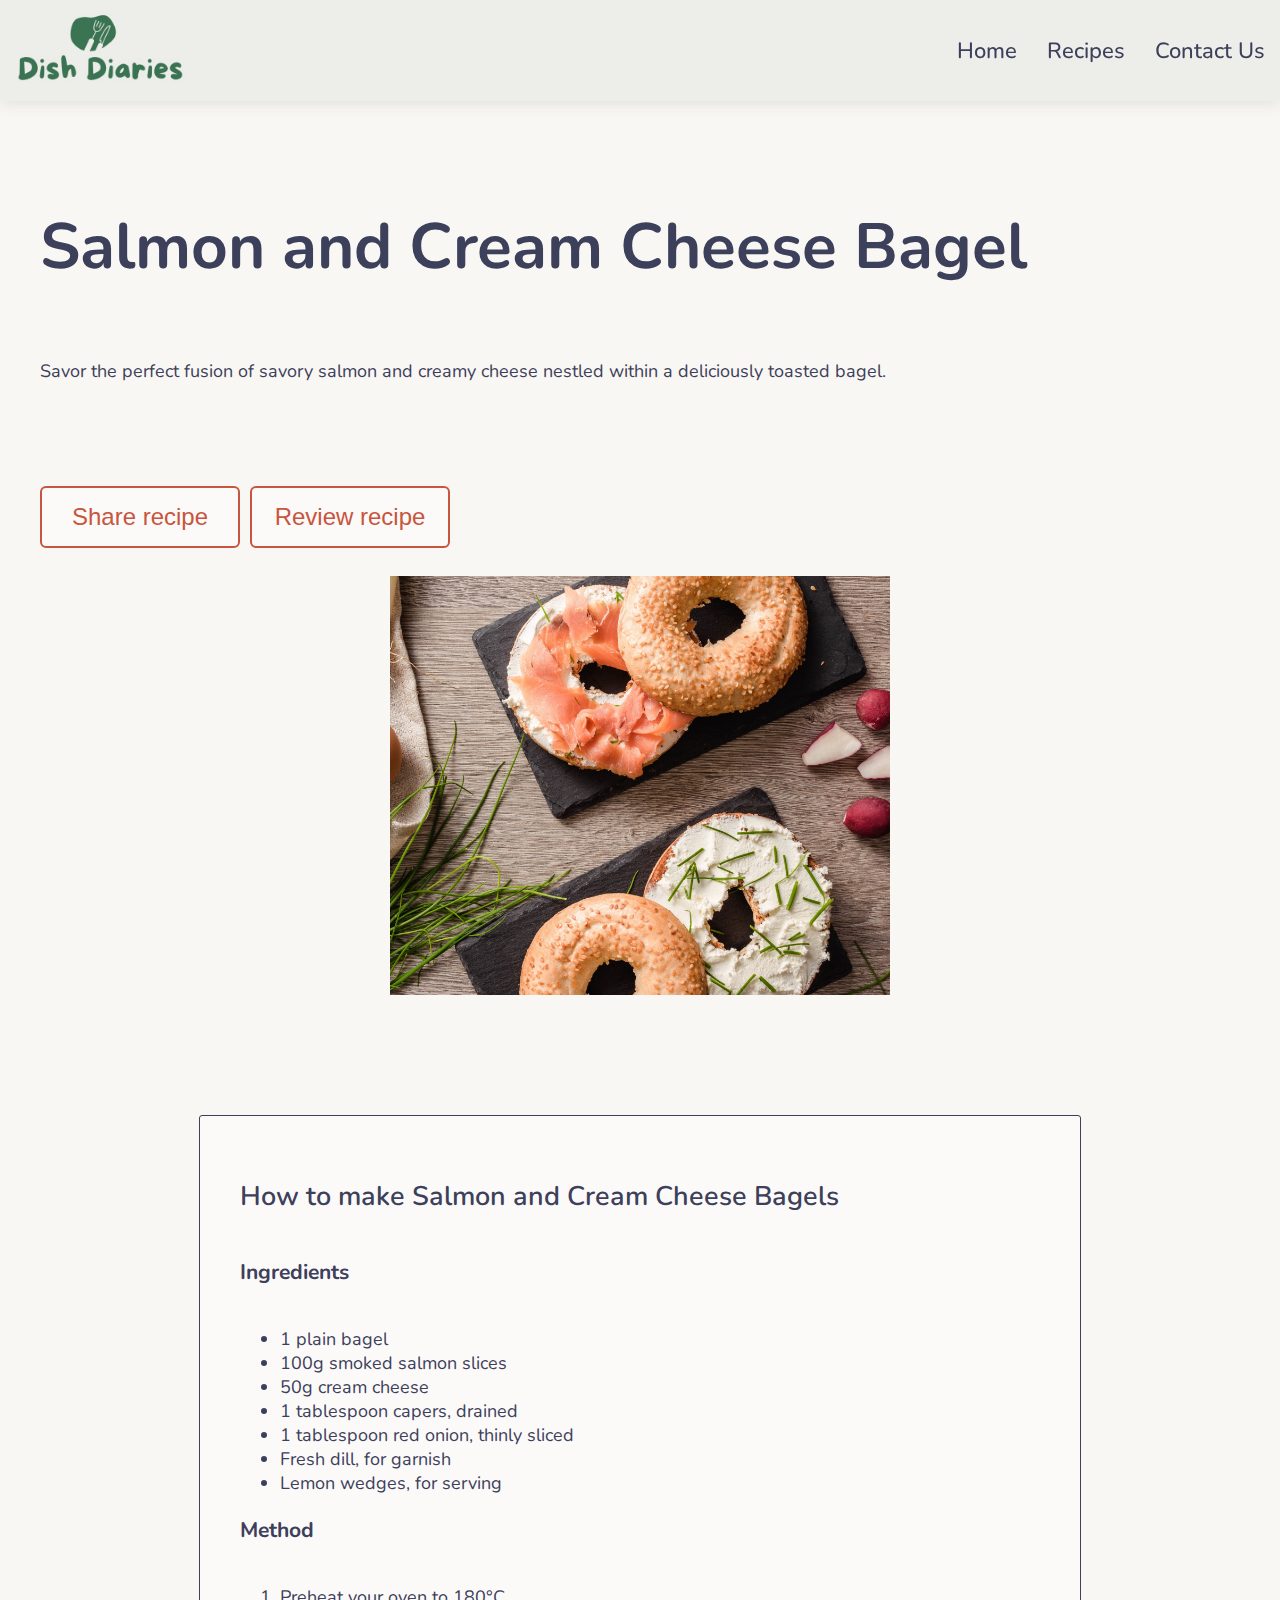
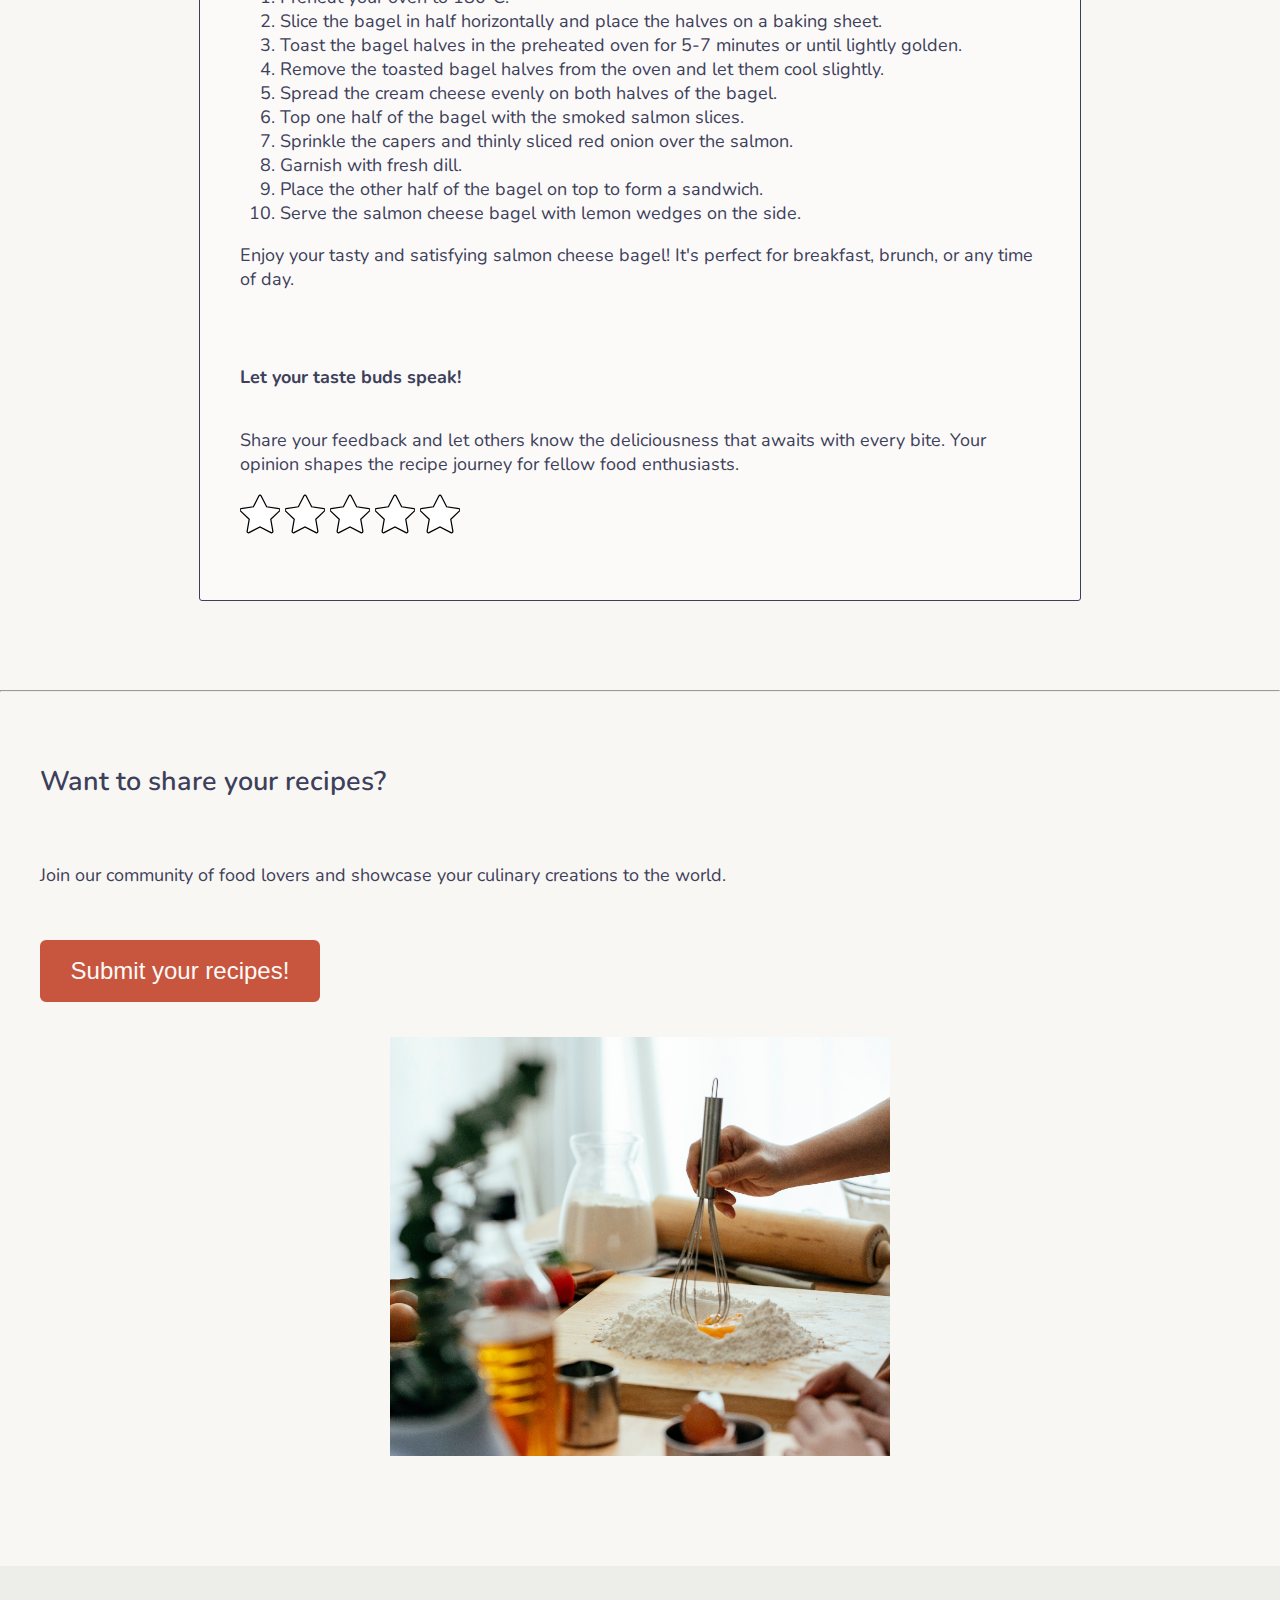
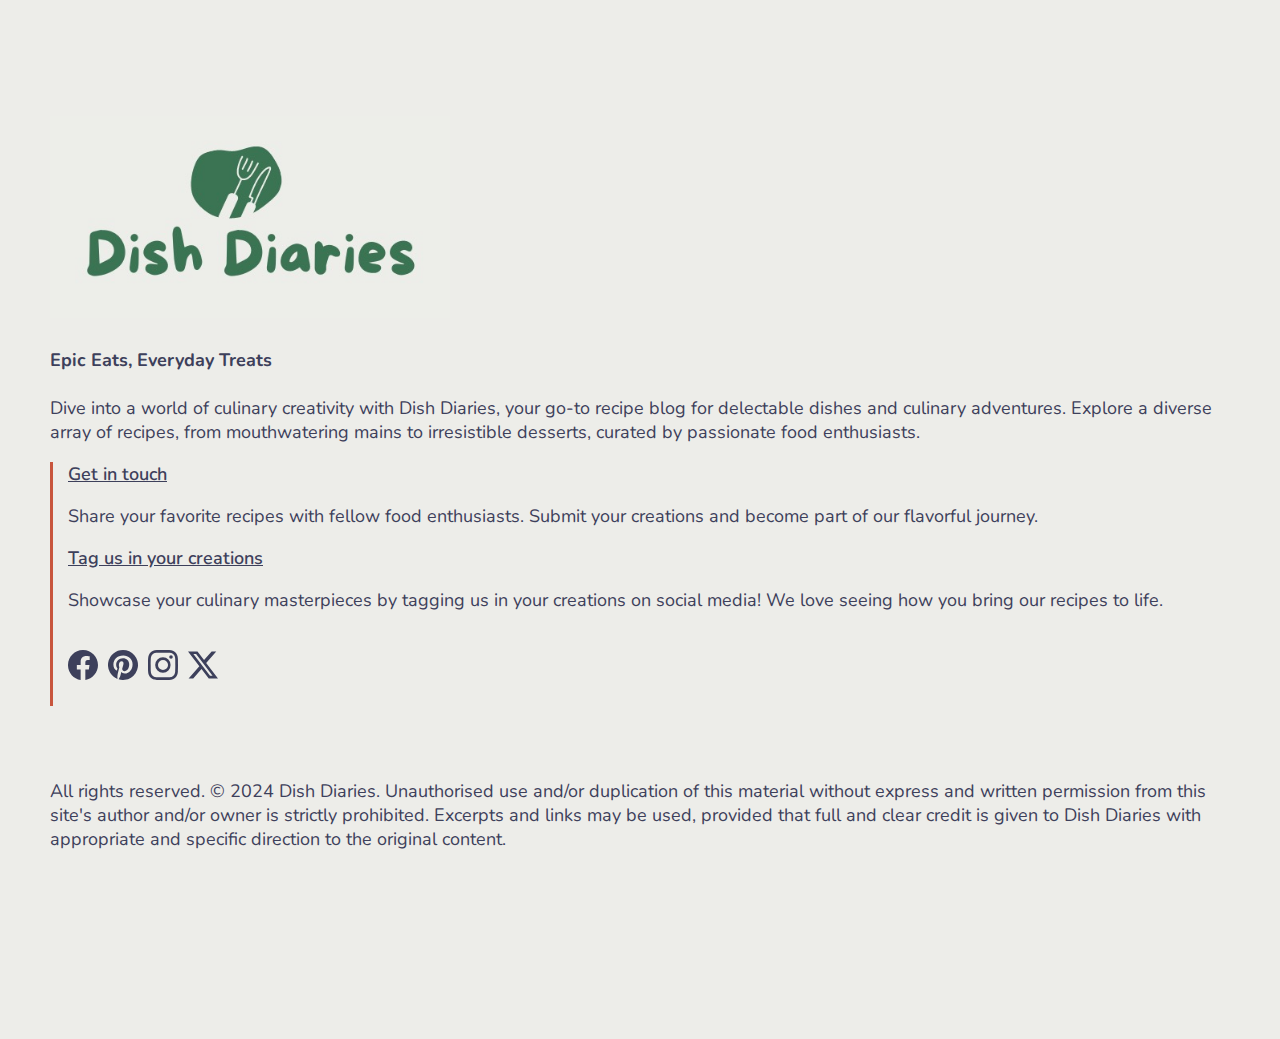
<file: salmon-bagel.html>
<!DOCTYPE html>
<html lang="en">

<head>
    <meta charset="UTF-8">
    <meta name="viewport" content="width=device-width, initial-scale=1.0">
    <title>Salmon Cream Cheese Bagel - Dish Diaries</title>
    <link href="https://cdn.jsdelivr.net/npm/bootstrap@5.3.2/dist/css/bootstrap.min.css" rel="stylesheet"
        integrity="sha384-T3c6CoIi6uLrA9TneNEoa7RxnatzjcDSCmG1MXxSR1GAsXEV/Dwwykc2MPK8M2HN" crossorigin="anonymous">
    <link rel="stylesheet" href="./css/style.css">
    <link rel="preconnect" href="https://fonts.googleapis.com">
    <link rel="preconnect" href="https://fonts.gstatic.com" crossorigin>
    <link href="https://fonts.googleapis.com/css2?family=Nunito:wght@400;500;600;700&display=swap" rel="stylesheet">
</head>

<body>
    <nav id="navbar">
        <div class="container nav-container">

            <img class="nav-logo" alt=" Logo of Dish Diaries. A green icon of a fork and knife and text that reads
                Dish Diaires" src="./Assets/DishDiairies-Logo.jpeg">

            <div class="nav-links">
                <a href="index.html">Home</a>
                <a href="recipes.html">Recipes</a>
                <a href="contact.html">Contact Us</a>
            </div>
        </div>
    </nav>

    <main class="content">
        <div class="container">
            <div class="row banner">
                <div class="col">
                    <h1> Salmon and Cream Cheese Bagel</h1>
                    <p class="page-description"> Savor the perfect fusion of savory salmon and creamy cheese nestled
                        within a deliciously toasted bagel.
                    </p>



                    <div class="cta-button">
                        <a href="https://www.facebook.com/sharer/sharer.php?u=" target=_blank><button
                                class="recipe-button"> Share recipe</button></a>
                        <a href="#review_recipe"> <button class="recipe-button"> Review recipe</button> </a>
                    </div>
                </div>
                <div class="col"> <img class="hero-image" alt="A birds eye shot of an open salmon and cheese bagel"
                        src="./Assets/Salmon-bagel.png"></div>
            </div>


            <div class="row recipe-page col-12">

                <div class="recipe-page-method col">
                    <div class="pb-3 green">
                        <h2 class="recipe-page-h2"> How to make Salmon and Cream Cheese Bagels</h2>
                        <h3 class="recipe-page-h3"> Ingredients</h3>
                        <ul>
                            <li>1 plain bagel</li>
                            <li>100g smoked salmon slices</li>
                            <li>50g cream cheese</li>
                            <li>1 tablespoon capers, drained</li>
                            <li>1 tablespoon red onion, thinly sliced</li>
                            <li>Fresh dill, for garnish</li>
                            <li>Lemon wedges, for serving</li>

                        </ul>


                    </div>
                    <h3 class="recipe-page-h3">Method</h3>
                    <ol>
                        <li>Preheat your oven to 180°C.</li>
                        <li>Slice the bagel in half horizontally and place the halves on a baking sheet.</li>
                        <li>Toast the bagel halves in the preheated oven for 5-7 minutes or until lightly golden.</li>
                        <li>Remove the toasted bagel halves from the oven and let them cool slightly.</li>
                        <li>Spread the cream cheese evenly on both halves of the bagel.</li>
                        <li>Top one half of the bagel with the smoked salmon slices.</li>
                        <li>Sprinkle the capers and thinly sliced red onion over the salmon.</li>
                        <li>Garnish with fresh dill. </li>
                        <li>Place the other half of the bagel on top to form a sandwich. </li>
                        <li>Serve the salmon cheese bagel with lemon wedges on the side. </li>
                    </ol>

                    <p>Enjoy your tasty and satisfying salmon cheese bagel! It's perfect for breakfast, brunch, or any
                        time of day. </p>



                    <h4 id="review_recipe" class="recipe-page-h4"> Let your taste buds speak!</h4>
                    <p> Share your feedback and let others know the deliciousness that awaits with every bite. Your
                        opinion shapes the recipe journey for fellow food enthusiasts.</p>
                    <div class="rating-stars">
                        <svg xmlns="http://www.w3.org/2000/svg" width="40" height="40" fill="currentColor"
                            stroke-width="0.5" stroke="black" class="bi bi-star-fill star" viewBox="0 0 16 16"
                            data-rating="1">
                            <path
                                d="M3.612 15.443c-.386.198-.824-.149-.746-.592l.83-4.73L.173 6.765c-.329-.314-.158-.888.283-.95l4.898-.696L7.538.792c.197-.39.73-.39.927 0l2.184 4.327 4.898.696c.441.062.612.636.282.95l-3.522 3.356.83 4.73c.078.443-.36.79-.746.592L8 13.187l-4.389 2.256z" />
                        </svg>
                        <svg xmlns="http://www.w3.org/2000/svg" width="40" height="40" fill="currentColor"
                            stroke-width="0.5" stroke="black" class="bi bi-star-fill star" viewBox="0 0 16 16"
                            data-rating="2">
                            <path
                                d="M3.612 15.443c-.386.198-.824-.149-.746-.592l.83-4.73L.173 6.765c-.329-.314-.158-.888.283-.95l4.898-.696L7.538.792c.197-.39.73-.39.927 0l2.184 4.327 4.898.696c.441.062.612.636.282.95l-3.522 3.356.83 4.73c.078.443-.36.79-.746.592L8 13.187l-4.389 2.256z" />
                        </svg>
                        <svg xmlns="http://www.w3.org/2000/svg" width="40" height="40" fill="currentColor"
                            stroke-width="0.5" stroke="black" class="bi bi-star-fill star" viewBox="0 0 16 16"
                            data-rating="3">
                            <path
                                d="M3.612 15.443c-.386.198-.824-.149-.746-.592l.83-4.73L.173 6.765c-.329-.314-.158-.888.283-.95l4.898-.696L7.538.792c.197-.39.73-.39.927 0l2.184 4.327 4.898.696c.441.062.612.636.282.95l-3.522 3.356.83 4.73c.078.443-.36.79-.746.592L8 13.187l-4.389 2.256z" />
                        </svg>
                        <svg xmlns="http://www.w3.org/2000/svg" width="40" height="40" fill="currentColor"
                            stroke-width="0.5" stroke="black" class="bi bi-star-fill star" viewBox="0 0 16 16"
                            data-rating="4">
                            <path
                                d="M3.612 15.443c-.386.198-.824-.149-.746-.592l.83-4.73L.173 6.765c-.329-.314-.158-.888.283-.95l4.898-.696L7.538.792c.197-.39.73-.39.927 0l2.184 4.327 4.898.696c.441.062.612.636.282.95l-3.522 3.356.83 4.73c.078.443-.36.79-.746.592L8 13.187l-4.389 2.256z" />
                        </svg>
                        <svg xmlns="http://www.w3.org/2000/svg" width="40" height="40" fill="currentColor"
                            stroke-width="0.5" stroke="black" class="bi bi-star-fill star" viewBox="0 0 16 16"
                            data-rating="5">
                            <path
                                d="M3.612 15.443c-.386.198-.824-.149-.746-.592l.83-4.73L.173 6.765c-.329-.314-.158-.888.283-.95l4.898-.696L7.538.792c.197-.39.73-.39.927 0l2.184 4.327 4.898.696c.441.062.612.636.282.95l-3.522 3.356.83 4.73c.078.443-.36.79-.746.592L8 13.187l-4.389 2.256z" />
                        </svg>
                    </div>
                </div>
            </div>

            <hr>
            <div class="row recipe-page">
                <div class="col">
                    <h2> Want to share your recipes?</h2>
                    <p> Join our community of food lovers and showcase your culinary creations to the world.
                    </p>
                    <a href="contact.html">
                        <button> Submit your recipes! </button>
                    </a>
                </div>
                <div class="col"> <img class="hero-image"
                        alt="A hand mixing some pasta dough in a kitchen. A mixture of flour and eggs."
                        src="./Assets/making-pasta.png"></div>
            </div>
        </div>



    </main>
    <footer>
        <div class="container">

            <div class="row">

                <div class="col">
                    <img class="logo-footer" src="./Assets/DishDiairies-Logo.jpeg"
                        alt="Logo of Dish Diaries. A green icon of a fork and knife and text that reads Dish Diaires">
                    <h4>Epic Eats, Everyday Treats</h4>
                    <p> Dive into a world of culinary creativity with Dish Diaries, your go-to recipe blog for
                        delectable dishes and
                        culinary adventures. Explore a diverse array of recipes, from mouthwatering mains to
                        irresistible desserts,
                        curated by passionate food enthusiasts.
                    </p>
                </div>

                <div class="col-2">

                </div>

                <div class="col social-footer vertical-line">

                    <a class="footer-links" href="contact.html">
                        Get in touch
                    </a>
                    <p> Share your favorite recipes with fellow food enthusiasts. Submit your creations and become part
                        of our flavorful journey.
                    </p>



                    <a class="footer-links" href="https://www.instagram.com/" target="_blank">
                        Tag us in your creations
                    </a>
                    <p> Showcase your culinary masterpieces by tagging us in your creations on social media! We love
                        seeing how you bring our recipes to life.
                    </p>
                    <div class="social-icons">
                        <a class="social-link" href="https://www.facebook.com/" target="_blank"> <svg
                                xmlns="http://www.w3.org/2000/svg" width="30" height="30" fill="currentColor"
                                class="bi bi-facebook social-icon" viewBox="0 0 16 16">
                                <path
                                    d="M16 8.049c0-4.446-3.582-8.05-8-8.05C3.58 0-.002 3.603-.002 8.05c0 4.017 2.926 7.347 6.75 7.951v-5.625h-2.03V8.05H6.75V6.275c0-2.017 1.195-3.131 3.022-3.131.876 0 1.791.157 1.791.157v1.98h-1.009c-.993 0-1.303.621-1.303 1.258v1.51h2.218l-.354 2.326H9.25V16c3.824-.604 6.75-3.934 6.75-7.951" />
                            </svg>
                        </a>
                        <a class="social-link" href="https://www.pinterest.co.uk/" target="_blank">
                            <svg xmlns="http://www.w3.org/2000/svg" width="30" height="30" fill="currentColor"
                                class="bi bi-pinterest social-icon" viewBox="0 0 16 16">
                                <path
                                    d="M8 0a8 8 0 0 0-2.915 15.452c-.07-.633-.134-1.606.027-2.297.146-.625.938-3.977.938-3.977s-.239-.479-.239-1.187c0-1.113.645-1.943 1.448-1.943.682 0 1.012.512 1.012 1.127 0 .686-.437 1.712-.663 2.663-.188.796.4 1.446 1.185 1.446 1.422 0 2.515-1.5 2.515-3.664 0-1.915-1.377-3.254-3.342-3.254-2.276 0-3.612 1.707-3.612 3.471 0 .688.265 1.425.595 1.826a.24.24 0 0 1 .056.23c-.061.252-.196.796-.222.907-.035.146-.116.177-.268.107-1-.465-1.624-1.926-1.624-3.1 0-2.523 1.834-4.84 5.286-4.84 2.775 0 4.932 1.977 4.932 4.62 0 2.757-1.739 4.976-4.151 4.976-.811 0-1.573-.421-1.834-.919l-.498 1.902c-.181.695-.669 1.566-.995 2.097A8 8 0 1 0 8 0" />
                            </svg>
                        </a>
                        <a class="social-link" href="https://www.instagram.com/" target="_blank">
                            <svg xmlns="http://www.w3.org/2000/svg" width="30" height="30" fill="currentColor"
                                class="bi bi-instagram social-icon" viewBox="0 0 16 16">
                                <path
                                    d="M8 0C5.829 0 5.556.01 4.703.048 3.85.088 3.269.222 2.76.42a3.9 3.9 0 0 0-1.417.923A3.9 3.9 0 0 0 .42 2.76C.222 3.268.087 3.85.048 4.7.01 5.555 0 5.827 0 8.001c0 2.172.01 2.444.048 3.297.04.852.174 1.433.372 1.942.205.526.478.972.923 1.417.444.445.89.719 1.416.923.51.198 1.09.333 1.942.372C5.555 15.99 5.827 16 8 16s2.444-.01 3.298-.048c.851-.04 1.434-.174 1.943-.372a3.9 3.9 0 0 0 1.416-.923c.445-.445.718-.891.923-1.417.197-.509.332-1.09.372-1.942C15.99 10.445 16 10.173 16 8s-.01-2.445-.048-3.299c-.04-.851-.175-1.433-.372-1.941a3.9 3.9 0 0 0-.923-1.417A3.9 3.9 0 0 0 13.24.42c-.51-.198-1.092-.333-1.943-.372C10.443.01 10.172 0 7.998 0zm-.717 1.442h.718c2.136 0 2.389.007 3.232.046.78.035 1.204.166 1.486.275.373.145.64.319.92.599s.453.546.598.92c.11.281.24.705.275 1.485.039.843.047 1.096.047 3.231s-.008 2.389-.047 3.232c-.035.78-.166 1.203-.275 1.485a2.5 2.5 0 0 1-.599.919c-.28.28-.546.453-.92.598-.28.11-.704.24-1.485.276-.843.038-1.096.047-3.232.047s-2.39-.009-3.233-.047c-.78-.036-1.203-.166-1.485-.276a2.5 2.5 0 0 1-.92-.598 2.5 2.5 0 0 1-.6-.92c-.109-.281-.24-.705-.275-1.485-.038-.843-.046-1.096-.046-3.233s.008-2.388.046-3.231c.036-.78.166-1.204.276-1.486.145-.373.319-.64.599-.92s.546-.453.92-.598c.282-.11.705-.24 1.485-.276.738-.034 1.024-.044 2.515-.045zm4.988 1.328a.96.96 0 1 0 0 1.92.96.96 0 0 0 0-1.92m-4.27 1.122a4.109 4.109 0 1 0 0 8.217 4.109 4.109 0 0 0 0-8.217m0 1.441a2.667 2.667 0 1 1 0 5.334 2.667 2.667 0 0 1 0-5.334" />
                            </svg>
                        </a>
                        <a class="social-link" href="https://twitter.com/" target="_blank">
                            <svg xmlns="http://www.w3.org/2000/svg" width="30" height="30" fill="currentColor"
                                class="bi bi-twitter-x social-icon" viewBox="0 0 16 16">
                                <path
                                    d="M12.6.75h2.454l-5.36 6.142L16 15.25h-4.937l-3.867-5.07-4.425 5.07H.316l5.733-6.57L0 .75h5.063l3.495 4.633L12.601.75Zm-.86 13.028h1.36L4.323 2.145H2.865z" />
                            </svg>
                        </a>
                    </div>
                </div>


            </div>
            <div class="row footer-copyright">
                <p>All rights reserved. © 2024 Dish Diaries. Unauthorised use and/or duplication of this
                    material without express and written permission from this site's author and/or owner is strictly
                    prohibited. Excerpts and links may be used, provided that full and clear credit is given to Dish
                    Diaries with appropriate and specific direction to the original content.</p>
            </div>
    </footer>
    <script src="https://cdn.jsdelivr.net/npm/bootstrap@5.3.2/dist/js/bootstrap.bundle.min.js"
        integrity="sha384-C6RzsynM9kWDrMNeT87bh95OGNyZPhcTNXj1NW7RuBCsyN/o0jlpcV8Qyq46cDfL"
        crossorigin="anonymous"></script>

    <script src="script.js"></script>
</body>

</html>
</file>
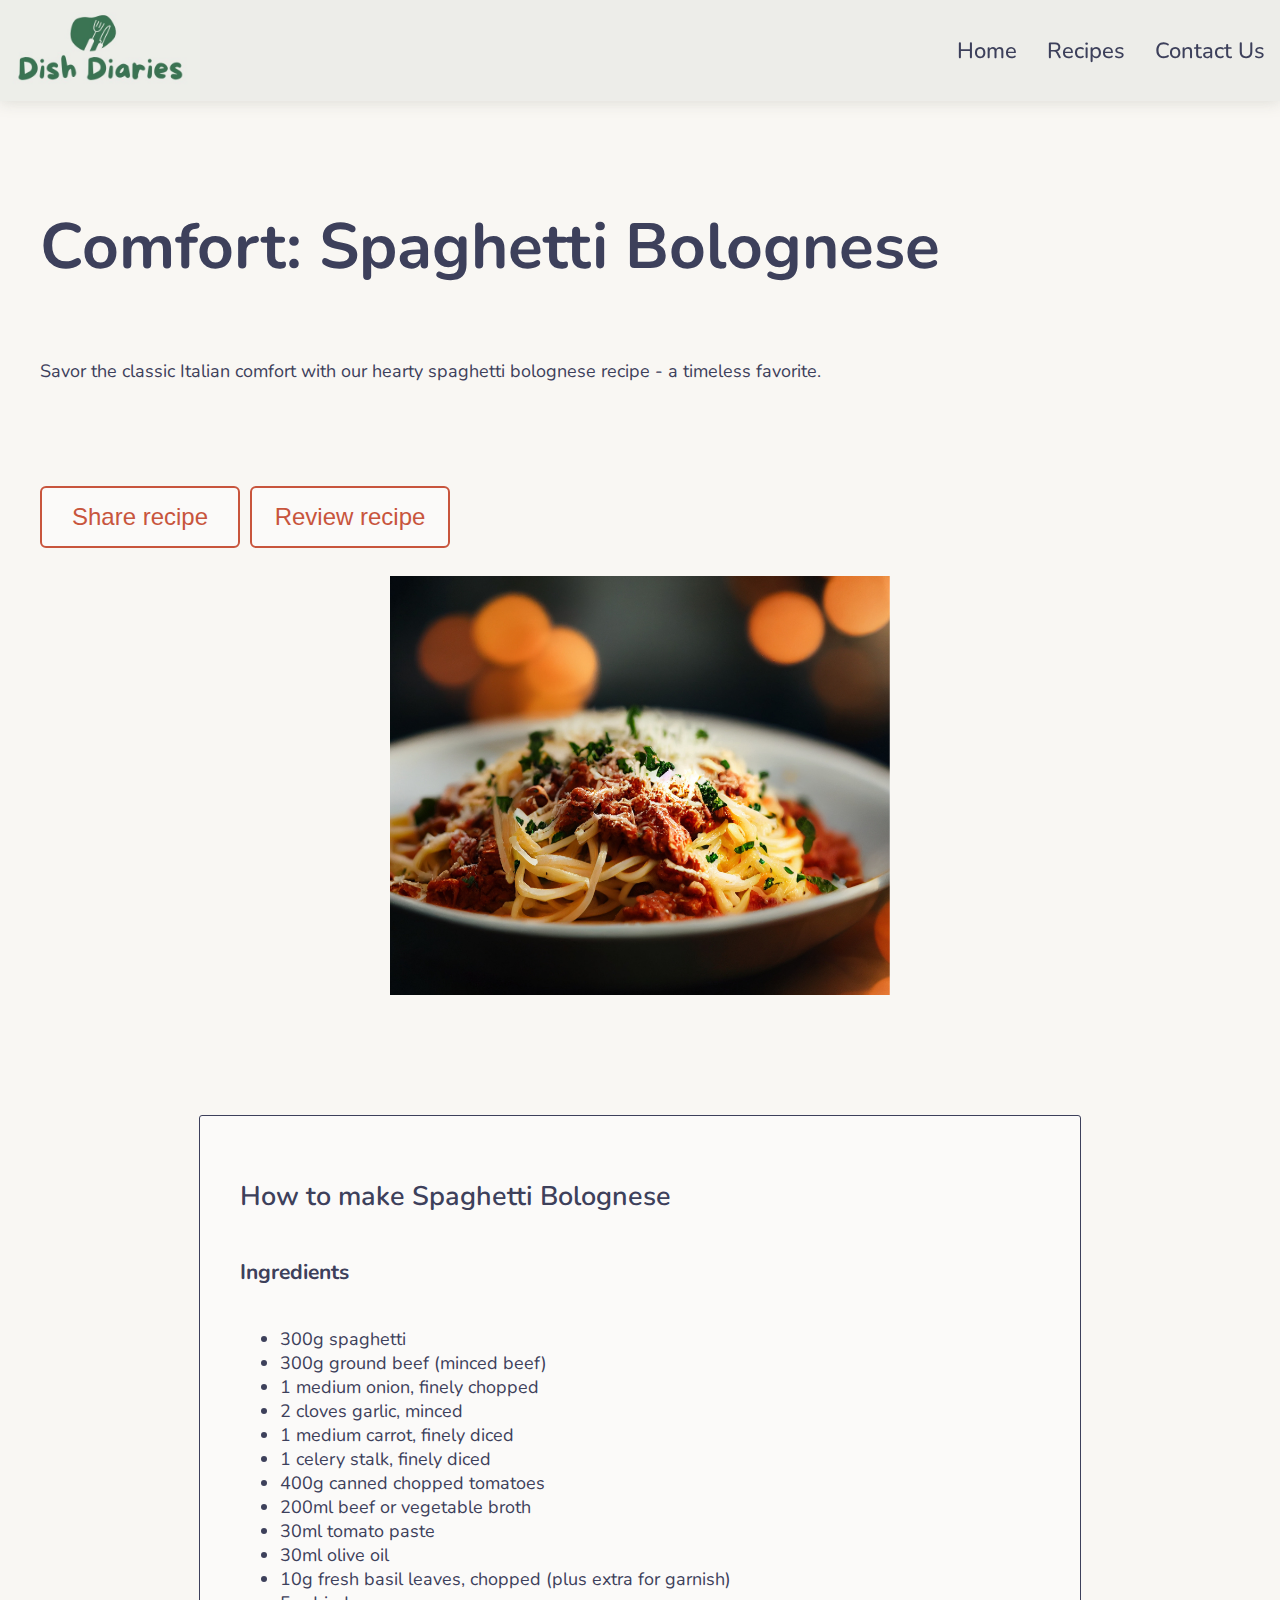
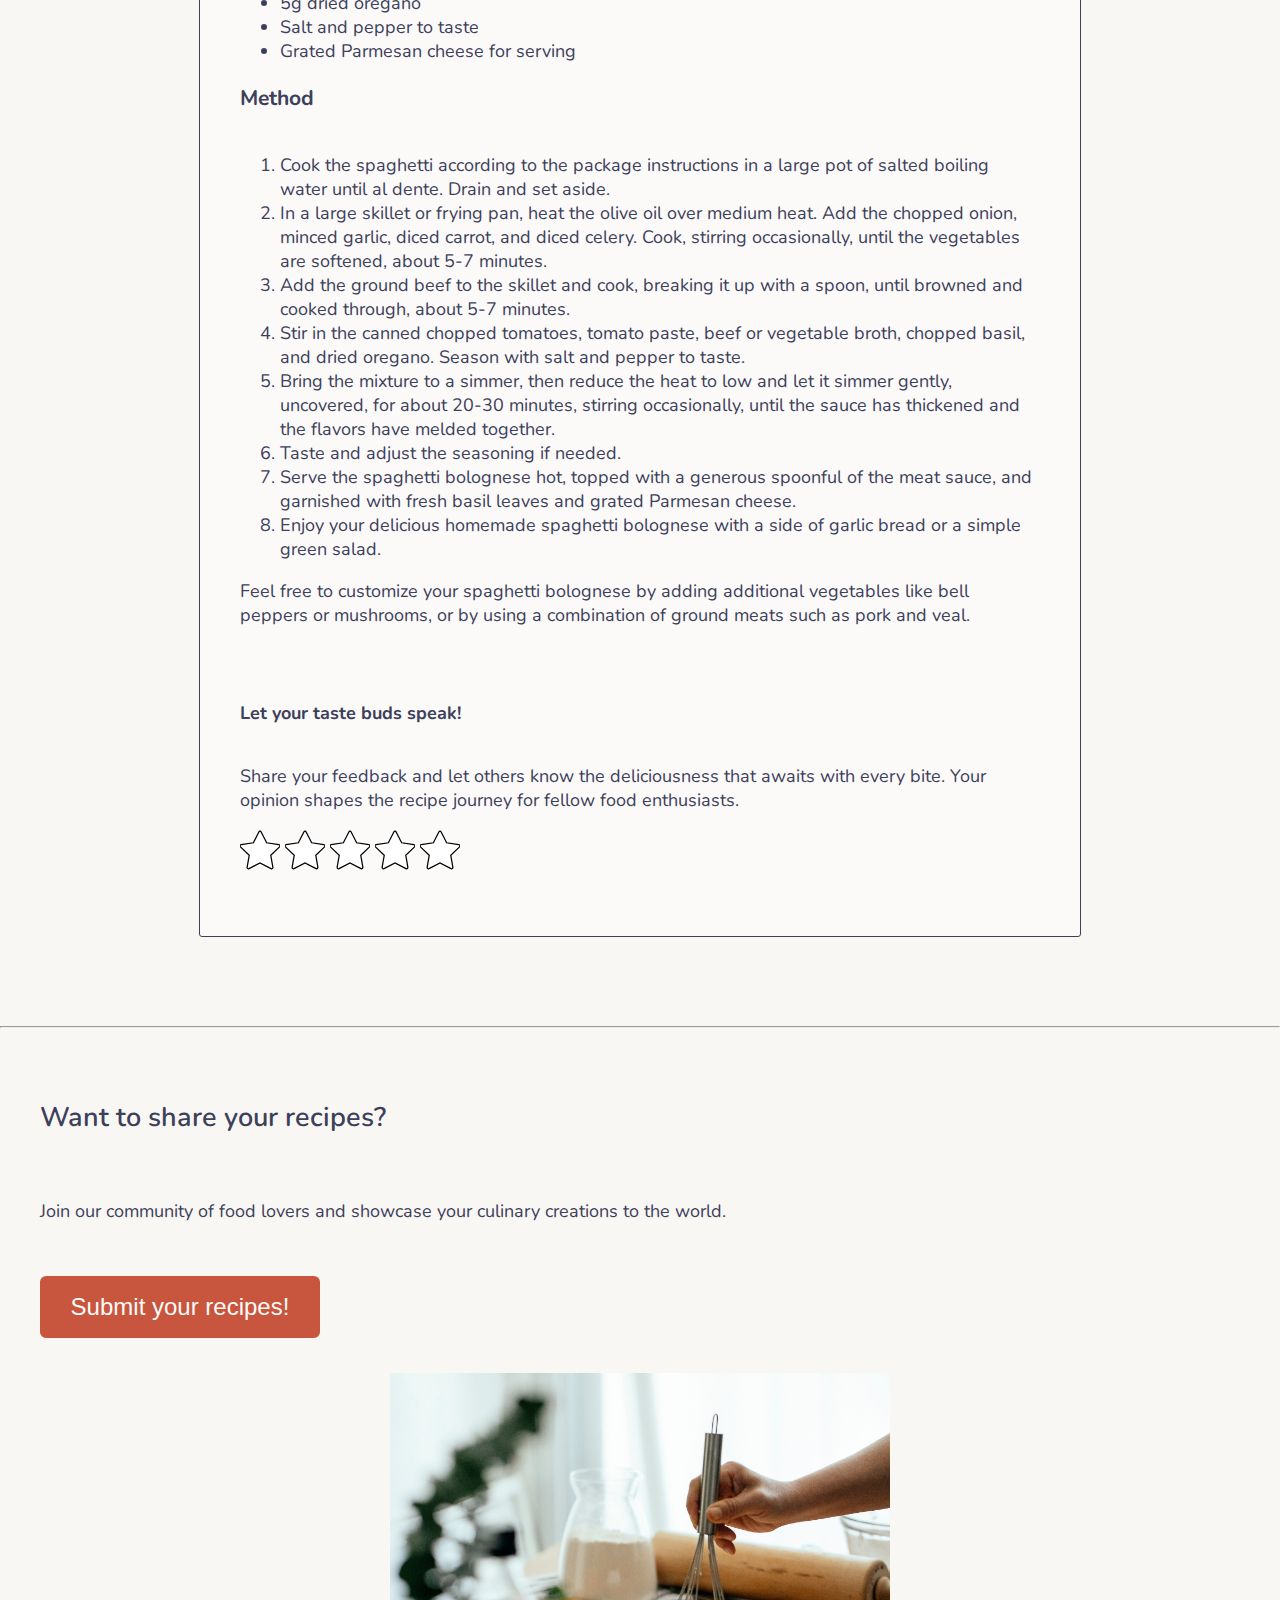
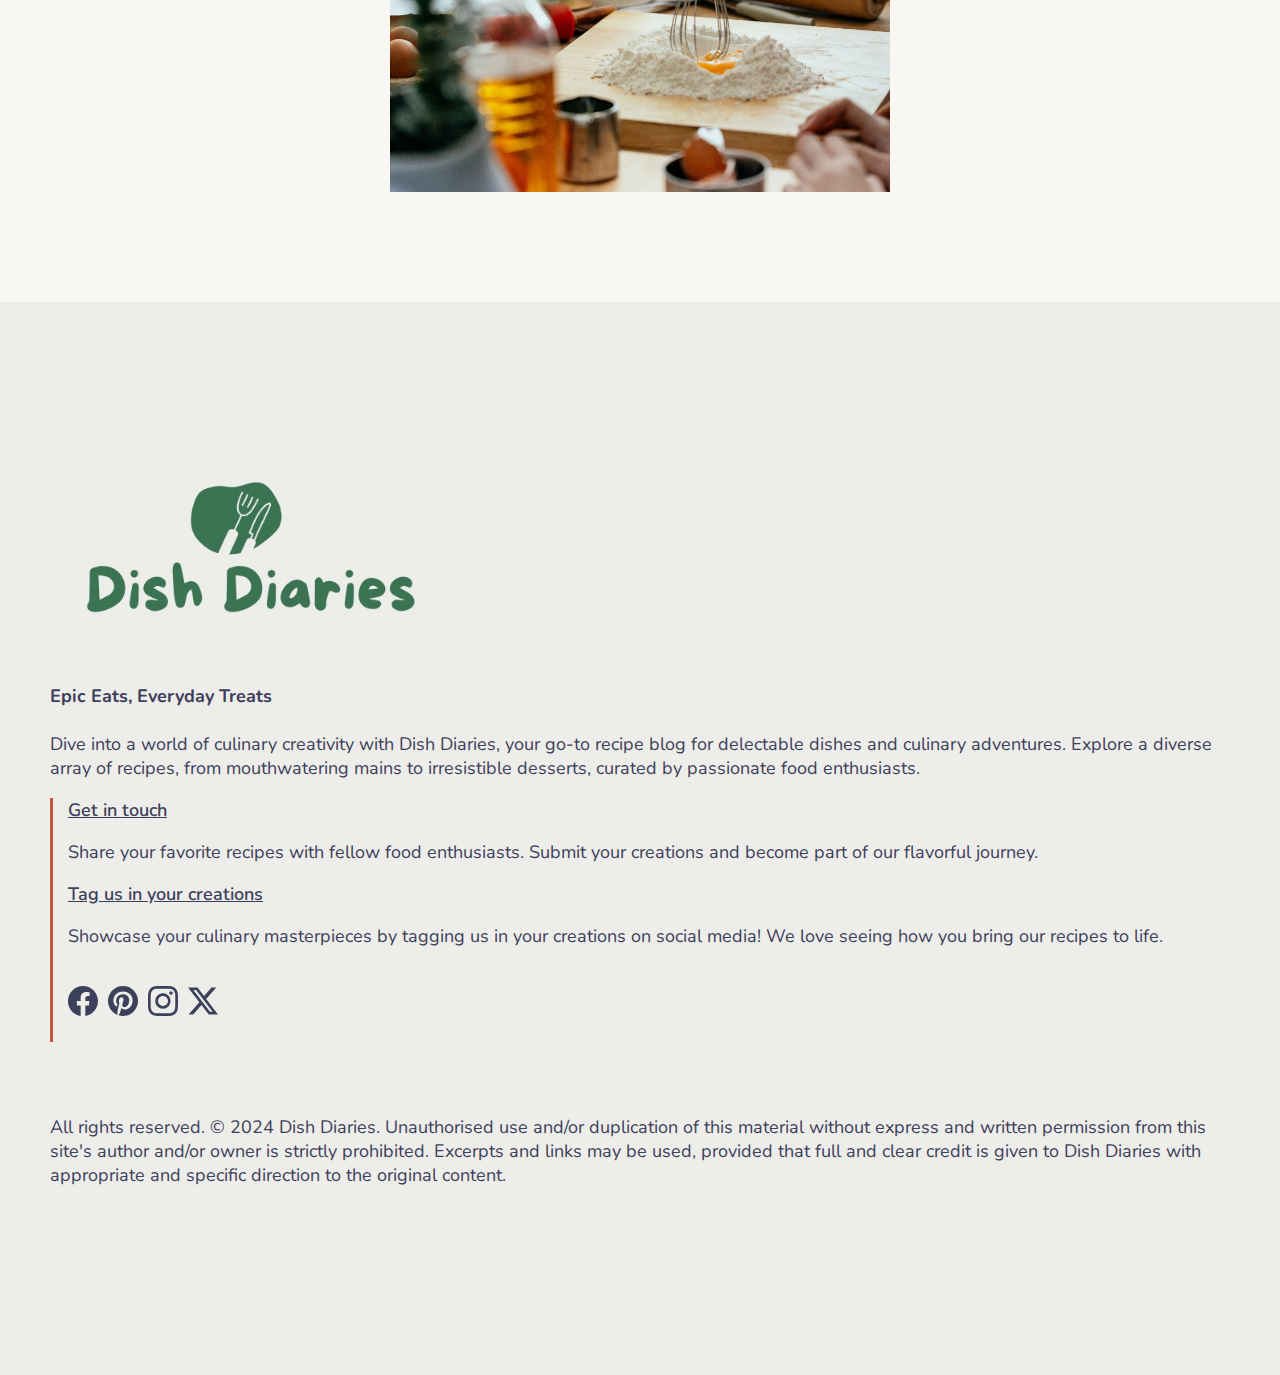
<file: spaghetti.html>
<!DOCTYPE html>
<html lang="en">

<head>
    <meta charset="UTF-8">
    <meta name="viewport" content="width=device-width, initial-scale=1.0">
    <title>Spaghetti Bolognese Recipe - Dish Diaries</title>
    <link href="https://cdn.jsdelivr.net/npm/bootstrap@5.3.2/dist/css/bootstrap.min.css" rel="stylesheet"
        integrity="sha384-T3c6CoIi6uLrA9TneNEoa7RxnatzjcDSCmG1MXxSR1GAsXEV/Dwwykc2MPK8M2HN" crossorigin="anonymous">
    <link rel="stylesheet" href="./css/style.css">
    <link rel="preconnect" href="https://fonts.googleapis.com">
    <link rel="preconnect" href="https://fonts.gstatic.com" crossorigin>
    <link href="https://fonts.googleapis.com/css2?family=Nunito:wght@400;500;600;700&display=swap" rel="stylesheet">
</head>

<body>
    <nav id="navbar">
        <div class="container nav-container">

            <img class="nav-logo"
                alt="Logo of Dish Diaries. A green icon of a fork and knife and text that reads Dish Diaires"
                src="./Assets/DishDiairies-Logo.jpeg">

            <div class="nav-links">
                <a href="index.html">Home</a>
                <a href="recipes.html">Recipes</a>
                <a href="contact.html">Contact Us</a>
            </div>
        </div>
    </nav>

    <main class="content">
        <div class="container">
            <div class="row banner">
                <div class="col">
                    <h1> Comfort: Spaghetti Bolognese </h1>
                    <p class="page-description"> Savor the classic Italian comfort with our hearty spaghetti bolognese
                        recipe - a timeless favorite.
                    </p>



                    <div class="cta-button">
                        <a href="https://www.facebook.com/sharer/sharer.php?u=" target=_blank><button
                                class="recipe-button"> Share recipe</button></a>
                        <a href="#review_recipe"> <button class="recipe-button"> Review recipe</button> </a>
                    </div>
                </div>
                <div class="col"> <img class="hero-image" alt="A close up of a bowl of Spaghetti Bolognese"
                        src="./Assets/Spaghetti.png"></div>
            </div>


            <div class="row recipe-page col-12">

                <div class="recipe-page-method col">
                    <div class="pb-3 green">
                        <h2 class="recipe-page-h2"> How to make Spaghetti Bolognese</h2>
                        <h3 class="recipe-page-h3"> Ingredients</h3>
                        <ul>
                            <li>300g spaghetti</li>
                            <li>300g ground beef (minced beef)</li>
                            <li>1 medium onion, finely chopped</li>
                            <li>2 cloves garlic, minced</li>
                            <li>1 medium carrot, finely diced</li>
                            <li>1 celery stalk, finely diced</li>
                            <li>400g canned chopped tomatoes</li>
                            <li>200ml beef or vegetable broth</li>
                            <li>30ml tomato paste</li>
                            <li>30ml olive oil</li>
                            <li>10g fresh basil leaves, chopped (plus extra for garnish)</li>
                            <li>5g dried oregano</li>
                            <li>Salt and pepper to taste</li>
                            <li>Grated Parmesan cheese for serving</li>
                        </ul>
                    </div>


                    <h3 class="recipe-page-h3">Method</h3>
                    <ol>
                        <li>Cook the spaghetti according to the package instructions in a large pot of salted boiling
                            water
                            until al dente. Drain and set aside.</li>
                        <li>In a large skillet or frying pan, heat the olive oil over medium heat. Add the chopped
                            onion, minced
                            garlic, diced carrot, and diced celery. Cook, stirring occasionally, until the vegetables
                            are
                            softened, about 5-7 minutes.</li>
                        <li>Add the ground beef to the skillet and cook, breaking it up with a spoon, until browned and
                            cooked
                            through, about 5-7 minutes.</li>
                        <li>Stir in the canned chopped tomatoes, tomato paste, beef or vegetable broth, chopped basil,
                            and dried
                            oregano. Season with salt and pepper to taste.</li>
                        <li>Bring the mixture to a simmer, then reduce the heat to low and let it simmer gently,
                            uncovered, for
                            about 20-30 minutes, stirring occasionally, until the sauce has thickened and the flavors
                            have
                            melded together.</li>
                        <li>Taste and adjust the seasoning if needed.</li>
                        <li>Serve the spaghetti bolognese hot, topped with a generous spoonful of the meat sauce, and
                            garnished
                            with fresh basil leaves and grated Parmesan cheese.</li>
                        <li>Enjoy your delicious homemade spaghetti bolognese with a side of garlic bread or a simple
                            green
                            salad.</li>
                    </ol>

                    <p>Feel free to customize your spaghetti bolognese by adding additional vegetables like bell peppers
                        or mushrooms, or by using a combination of ground meats such as pork and veal.</p>



                    <h4 id="review_recipe" class="recipe-page-h4"> Let your taste buds speak!</h4>
                    <p> Share your feedback and let others know the deliciousness that awaits with every bite. Your
                        opinion shapes the recipe journey for fellow food enthusiasts.</p>
                    <div class="rating-stars">
                        <svg xmlns="http://www.w3.org/2000/svg" width="40" height="40" fill="currentColor"
                            stroke-width="0.5" stroke="black" class="bi bi-star-fill star" viewBox="0 0 16 16"
                            data-rating="1">
                            <path
                                d="M3.612 15.443c-.386.198-.824-.149-.746-.592l.83-4.73L.173 6.765c-.329-.314-.158-.888.283-.95l4.898-.696L7.538.792c.197-.39.73-.39.927 0l2.184 4.327 4.898.696c.441.062.612.636.282.95l-3.522 3.356.83 4.73c.078.443-.36.79-.746.592L8 13.187l-4.389 2.256z" />
                        </svg>
                        <svg xmlns="http://www.w3.org/2000/svg" width="40" height="40" fill="currentColor"
                            stroke-width="0.5" stroke="black" class="bi bi-star-fill star" viewBox="0 0 16 16"
                            data-rating="2">
                            <path
                                d="M3.612 15.443c-.386.198-.824-.149-.746-.592l.83-4.73L.173 6.765c-.329-.314-.158-.888.283-.95l4.898-.696L7.538.792c.197-.39.73-.39.927 0l2.184 4.327 4.898.696c.441.062.612.636.282.95l-3.522 3.356.83 4.73c.078.443-.36.79-.746.592L8 13.187l-4.389 2.256z" />
                        </svg>
                        <svg xmlns="http://www.w3.org/2000/svg" width="40" height="40" fill="currentColor"
                            stroke-width="0.5" stroke="black" class="bi bi-star-fill star" viewBox="0 0 16 16"
                            data-rating="3">
                            <path
                                d="M3.612 15.443c-.386.198-.824-.149-.746-.592l.83-4.73L.173 6.765c-.329-.314-.158-.888.283-.95l4.898-.696L7.538.792c.197-.39.73-.39.927 0l2.184 4.327 4.898.696c.441.062.612.636.282.95l-3.522 3.356.83 4.73c.078.443-.36.79-.746.592L8 13.187l-4.389 2.256z" />
                        </svg>
                        <svg xmlns="http://www.w3.org/2000/svg" width="40" height="40" fill="currentColor"
                            stroke-width="0.5" stroke="black" class="bi bi-star-fill star" viewBox="0 0 16 16"
                            data-rating="4">
                            <path
                                d="M3.612 15.443c-.386.198-.824-.149-.746-.592l.83-4.73L.173 6.765c-.329-.314-.158-.888.283-.95l4.898-.696L7.538.792c.197-.39.73-.39.927 0l2.184 4.327 4.898.696c.441.062.612.636.282.95l-3.522 3.356.83 4.73c.078.443-.36.79-.746.592L8 13.187l-4.389 2.256z" />
                        </svg>
                        <svg xmlns="http://www.w3.org/2000/svg" width="40" height="40" fill="currentColor"
                            stroke-width="0.5" stroke="black" class="bi bi-star-fill star" viewBox="0 0 16 16"
                            data-rating="5">
                            <path
                                d="M3.612 15.443c-.386.198-.824-.149-.746-.592l.83-4.73L.173 6.765c-.329-.314-.158-.888.283-.95l4.898-.696L7.538.792c.197-.39.73-.39.927 0l2.184 4.327 4.898.696c.441.062.612.636.282.95l-3.522 3.356.83 4.73c.078.443-.36.79-.746.592L8 13.187l-4.389 2.256z" />
                        </svg>
                    </div>
                </div>
            </div>

            <hr>
            <div class="row recipe-page">
                <div class="col">
                    <h2> Want to share your recipes?</h2>
                    <p> Join our community of food lovers and showcase your culinary creations to the world.
                    </p>
                    <a href="contact.html">
                        <button> Submit your recipes! </button>
                    </a>
                </div>
                <div class="col"> <img class="hero-image"
                        alt="A hand mixing some pasta dough in a kitchen. A mixture of flour and eggs."
                        src="./Assets/making-pasta.png"></div>
            </div>
        </div>



    </main>
    <footer>
        <div class="container">

            <div class="row">

                <div class="col">
                    <img class="logo-footer" src="./Assets/DishDiairies-Logo.jpeg"
                        alt="Logo of Dish Diaries. A green icon of a fork and knife and text that reads Dish Diaires">
                    <h4>Epic Eats, Everyday Treats</h4>
                    <p> Dive into a world of culinary creativity with Dish Diaries, your go-to recipe blog for
                        delectable dishes and
                        culinary adventures. Explore a diverse array of recipes, from mouthwatering mains to
                        irresistible desserts,
                        curated by passionate food enthusiasts.
                    </p>
                </div>

                <div class="col-2">

                </div>

                <div class="col social-footer vertical-line">

                    <a class="footer-links" href="contact.html">
                        Get in touch
                    </a>
                    <p> Share your favorite recipes with fellow food enthusiasts. Submit your creations and become part
                        of our flavorful journey.
                    </p>



                    <a class="footer-links" href="https://www.instagram.com/" target="_blank">
                        Tag us in your creations
                    </a>
                    <p> Showcase your culinary masterpieces by tagging us in your creations on social media! We love
                        seeing how you bring our recipes to life.
                    </p>
                    <div class="social-icons">
                        <a class="social-link" href="https://www.facebook.com/" target="_blank"> <svg
                                xmlns="http://www.w3.org/2000/svg" width="30" height="30" fill="currentColor"
                                class="bi bi-facebook social-icon" viewBox="0 0 16 16">
                                <path
                                    d="M16 8.049c0-4.446-3.582-8.05-8-8.05C3.58 0-.002 3.603-.002 8.05c0 4.017 2.926 7.347 6.75 7.951v-5.625h-2.03V8.05H6.75V6.275c0-2.017 1.195-3.131 3.022-3.131.876 0 1.791.157 1.791.157v1.98h-1.009c-.993 0-1.303.621-1.303 1.258v1.51h2.218l-.354 2.326H9.25V16c3.824-.604 6.75-3.934 6.75-7.951" />
                            </svg>
                        </a>
                        <a class="social-link" href="https://www.pinterest.co.uk/" target="_blank">
                            <svg xmlns="http://www.w3.org/2000/svg" width="30" height="30" fill="currentColor"
                                class="bi bi-pinterest social-icon" viewBox="0 0 16 16">
                                <path
                                    d="M8 0a8 8 0 0 0-2.915 15.452c-.07-.633-.134-1.606.027-2.297.146-.625.938-3.977.938-3.977s-.239-.479-.239-1.187c0-1.113.645-1.943 1.448-1.943.682 0 1.012.512 1.012 1.127 0 .686-.437 1.712-.663 2.663-.188.796.4 1.446 1.185 1.446 1.422 0 2.515-1.5 2.515-3.664 0-1.915-1.377-3.254-3.342-3.254-2.276 0-3.612 1.707-3.612 3.471 0 .688.265 1.425.595 1.826a.24.24 0 0 1 .056.23c-.061.252-.196.796-.222.907-.035.146-.116.177-.268.107-1-.465-1.624-1.926-1.624-3.1 0-2.523 1.834-4.84 5.286-4.84 2.775 0 4.932 1.977 4.932 4.62 0 2.757-1.739 4.976-4.151 4.976-.811 0-1.573-.421-1.834-.919l-.498 1.902c-.181.695-.669 1.566-.995 2.097A8 8 0 1 0 8 0" />
                            </svg>
                        </a>
                        <a class="social-link" href="https://www.instagram.com/" target="_blank">
                            <svg xmlns="http://www.w3.org/2000/svg" width="30" height="30" fill="currentColor"
                                class="bi bi-instagram social-icon" viewBox="0 0 16 16">
                                <path
                                    d="M8 0C5.829 0 5.556.01 4.703.048 3.85.088 3.269.222 2.76.42a3.9 3.9 0 0 0-1.417.923A3.9 3.9 0 0 0 .42 2.76C.222 3.268.087 3.85.048 4.7.01 5.555 0 5.827 0 8.001c0 2.172.01 2.444.048 3.297.04.852.174 1.433.372 1.942.205.526.478.972.923 1.417.444.445.89.719 1.416.923.51.198 1.09.333 1.942.372C5.555 15.99 5.827 16 8 16s2.444-.01 3.298-.048c.851-.04 1.434-.174 1.943-.372a3.9 3.9 0 0 0 1.416-.923c.445-.445.718-.891.923-1.417.197-.509.332-1.09.372-1.942C15.99 10.445 16 10.173 16 8s-.01-2.445-.048-3.299c-.04-.851-.175-1.433-.372-1.941a3.9 3.9 0 0 0-.923-1.417A3.9 3.9 0 0 0 13.24.42c-.51-.198-1.092-.333-1.943-.372C10.443.01 10.172 0 7.998 0zm-.717 1.442h.718c2.136 0 2.389.007 3.232.046.78.035 1.204.166 1.486.275.373.145.64.319.92.599s.453.546.598.92c.11.281.24.705.275 1.485.039.843.047 1.096.047 3.231s-.008 2.389-.047 3.232c-.035.78-.166 1.203-.275 1.485a2.5 2.5 0 0 1-.599.919c-.28.28-.546.453-.92.598-.28.11-.704.24-1.485.276-.843.038-1.096.047-3.232.047s-2.39-.009-3.233-.047c-.78-.036-1.203-.166-1.485-.276a2.5 2.5 0 0 1-.92-.598 2.5 2.5 0 0 1-.6-.92c-.109-.281-.24-.705-.275-1.485-.038-.843-.046-1.096-.046-3.233s.008-2.388.046-3.231c.036-.78.166-1.204.276-1.486.145-.373.319-.64.599-.92s.546-.453.92-.598c.282-.11.705-.24 1.485-.276.738-.034 1.024-.044 2.515-.045zm4.988 1.328a.96.96 0 1 0 0 1.92.96.96 0 0 0 0-1.92m-4.27 1.122a4.109 4.109 0 1 0 0 8.217 4.109 4.109 0 0 0 0-8.217m0 1.441a2.667 2.667 0 1 1 0 5.334 2.667 2.667 0 0 1 0-5.334" />
                            </svg>
                        </a>
                        <a class="social-link" href="https://twitter.com/" target="_blank">
                            <svg xmlns="http://www.w3.org/2000/svg" width="30" height="30" fill="currentColor"
                                class="bi bi-twitter-x social-icon" viewBox="0 0 16 16">
                                <path
                                    d="M12.6.75h2.454l-5.36 6.142L16 15.25h-4.937l-3.867-5.07-4.425 5.07H.316l5.733-6.57L0 .75h5.063l3.495 4.633L12.601.75Zm-.86 13.028h1.36L4.323 2.145H2.865z" />
                            </svg>
                        </a>
                    </div>
                </div>


            </div>
            <div class="row footer-copyright">
                <p>All rights reserved. © 2024 Dish Diaries. Unauthorised use and/or duplication of this
                    material without express and written permission from this site's author and/or owner is strictly
                    prohibited. Excerpts and links may be used, provided that full and clear credit is given to Dish
                    Diaries with appropriate and specific direction to the original content.</p>
            </div>
    </footer>
    <script src="https://cdn.jsdelivr.net/npm/bootstrap@5.3.2/dist/js/bootstrap.bundle.min.js"
        integrity="sha384-C6RzsynM9kWDrMNeT87bh95OGNyZPhcTNXj1NW7RuBCsyN/o0jlpcV8Qyq46cDfL"
        crossorigin="anonymous"></script>

    <script src="script.js"></script>
</body>

</html>
</file>
<file: css/style.css>
nav {
    background-color: #edede9;
    box-shadow: 0px 0.5px 15px #d4d4cddd;
    text-align: right;
    font-size: 22px;
    overflow: hidden;
    z-index: 1;
}

.nav-container {
    display: flex;
    justify-content: space-between;
}

.nav-container a {
    text-decoration: none;
    font-weight: 500;
    color: #3D405B;
    padding: 20px 15px;
    white-space: nowrap;
}

.nav-logo {
    width:200px;
 }

 .logo-footer {
    width: 400px;
    margin-left: auto;
    margin-right: auto;
}

@media screen and (max-width:1000px) {
    .nav-container a {
        font-size: 14px;
        padding: 20px 8px;
    }
    .nav-logo {
        width:100px;
    }
    .logo-footer {
        width:250px;
    }
}

.nav-container a:hover {
    text-decoration: underline;
}



.nav-links {
    display: flex;
    align-items: center;

}

.sticky {
    position: fixed;
    top: 0;
    width: 100%;
    left: 0;
    right: 0;
}

.sticky+.content {
    padding-top: 60px;
}

body {
    margin: 0;
    padding: 0;
    font-family: 'Nunito', sans-serif;
    font-size: 18px;
    background-color: #F9F7F3;
    color: #3D405B;
}

h1 {
    font-size: 64px;
    font-weight: 700;
}

h2 {
    font-weight: 600;
    padding-bottom: 40px;
}

.recipe-page-h2 {
    padding-bottom: 20px;
}

.recipe-page-h3 {
    padding-bottom: 20px;
}

.recipe-page-h4 {
    padding: 50px 0px 15px;
}

.hero-image,
.image-row {
    width: 100%;
    max-width: 500px;
    min-width: 300px;
    display: block;
    margin-left: auto;
    margin-right: auto;
}



.banner {
    padding: 100px 40px 60px 40px;
}

.recipe-cards-home {
    padding: 40px 40px 60px;
    margin-left: auto;
    margin-right: auto;
}

.card {
    background-color: #3B7454;
    color: #fbfaf9;
    border: 0;
}

.recipe-links {
    color: #edede9;
}

.contact-home {
    padding: 40px 40px 60px;
    margin-left: auto;
    margin-right: auto;
}

.recipe-page-method {
    border: 1px solid #3D405B;
    border-radius: 3px;
    padding: 40px 40px 60px;
    margin: 20px auto;
    background-color: #fbfaf9;
    max-width: 800px;
}

.recipe-page {
    margin-left: auto;
    margin-right: auto;
    padding: 40px 40px 60px;
}

@media screen and (max-width:1000px) {
.recipe-page-method,
.recipe-page {
margin: 0px;
}
.recipe-page{
padding: 0px;
}
.recipe-page-method {
    border: none;
}
}


button,
.submit-button {
    background-color: #C8553D;
    color: #fbfaf9;
    border: 2px solid #C8553D;
    border-radius: 6px;
    font-weight: 500;
    font-size: 24px;
    padding: 15px;
    margin: 35px 0;
    width: 280px;
}

.submit-button {
    width: 300px;
}

button:hover,
.submit-button:hover {
    background-color: #fbfaf9;
    color: #C8553D;
    border: 2px solid #C8553D;
}

.recipe-button {
    border: 2px solid #C8553D;
    border-radius: 6px;
    background-color: #fbfaf9;
    color: #C8553D;
    width: 200px;
    margin: 10px 5px 10px 0px;
}

.recipe-button:hover {
    background-color: #C8553D;
    color: #fbfaf9;
}

.cta-button {
    padding: 50px 0px 18px;
}

.page-description {
    padding: 25px 0px;
}

.form-items {
    display: flex;
    flex-direction: column;
}

.contact-form {
    margin-left: auto;
    margin-right: auto;
    padding: 20px 5px 150px;
}

footer {
    color: #3D405B;
    background-color: #edede9;
    margin: 50px 0px 0px;
    padding: 150px 50px;
    display: flex;
    overflow: hidden;
}

.vertical-line {
    border-left: 3px solid #C8553D;
}

.social-footer {
    padding: 0px 0px 0px 15px;
    min-width: 300px;
}

.footer-links {
    text-decoration: underline;
    font-size: 18px;
    font-weight: 600;
    color: #3D405B;

}

.footer-copyright {
    padding: 55px 0px 20px;
}


.social-icons {
    padding: 20px 0;
    text-decoration: none;
}

.social-icon {
    padding: 0px 5px 0px 0px;
}

.social-link {
    text-decoration: none;
    color: #3D405B;
}

.rating-stars {
    color: white;
}

.star-filled {
    color: #C8553D;
}
</file>
